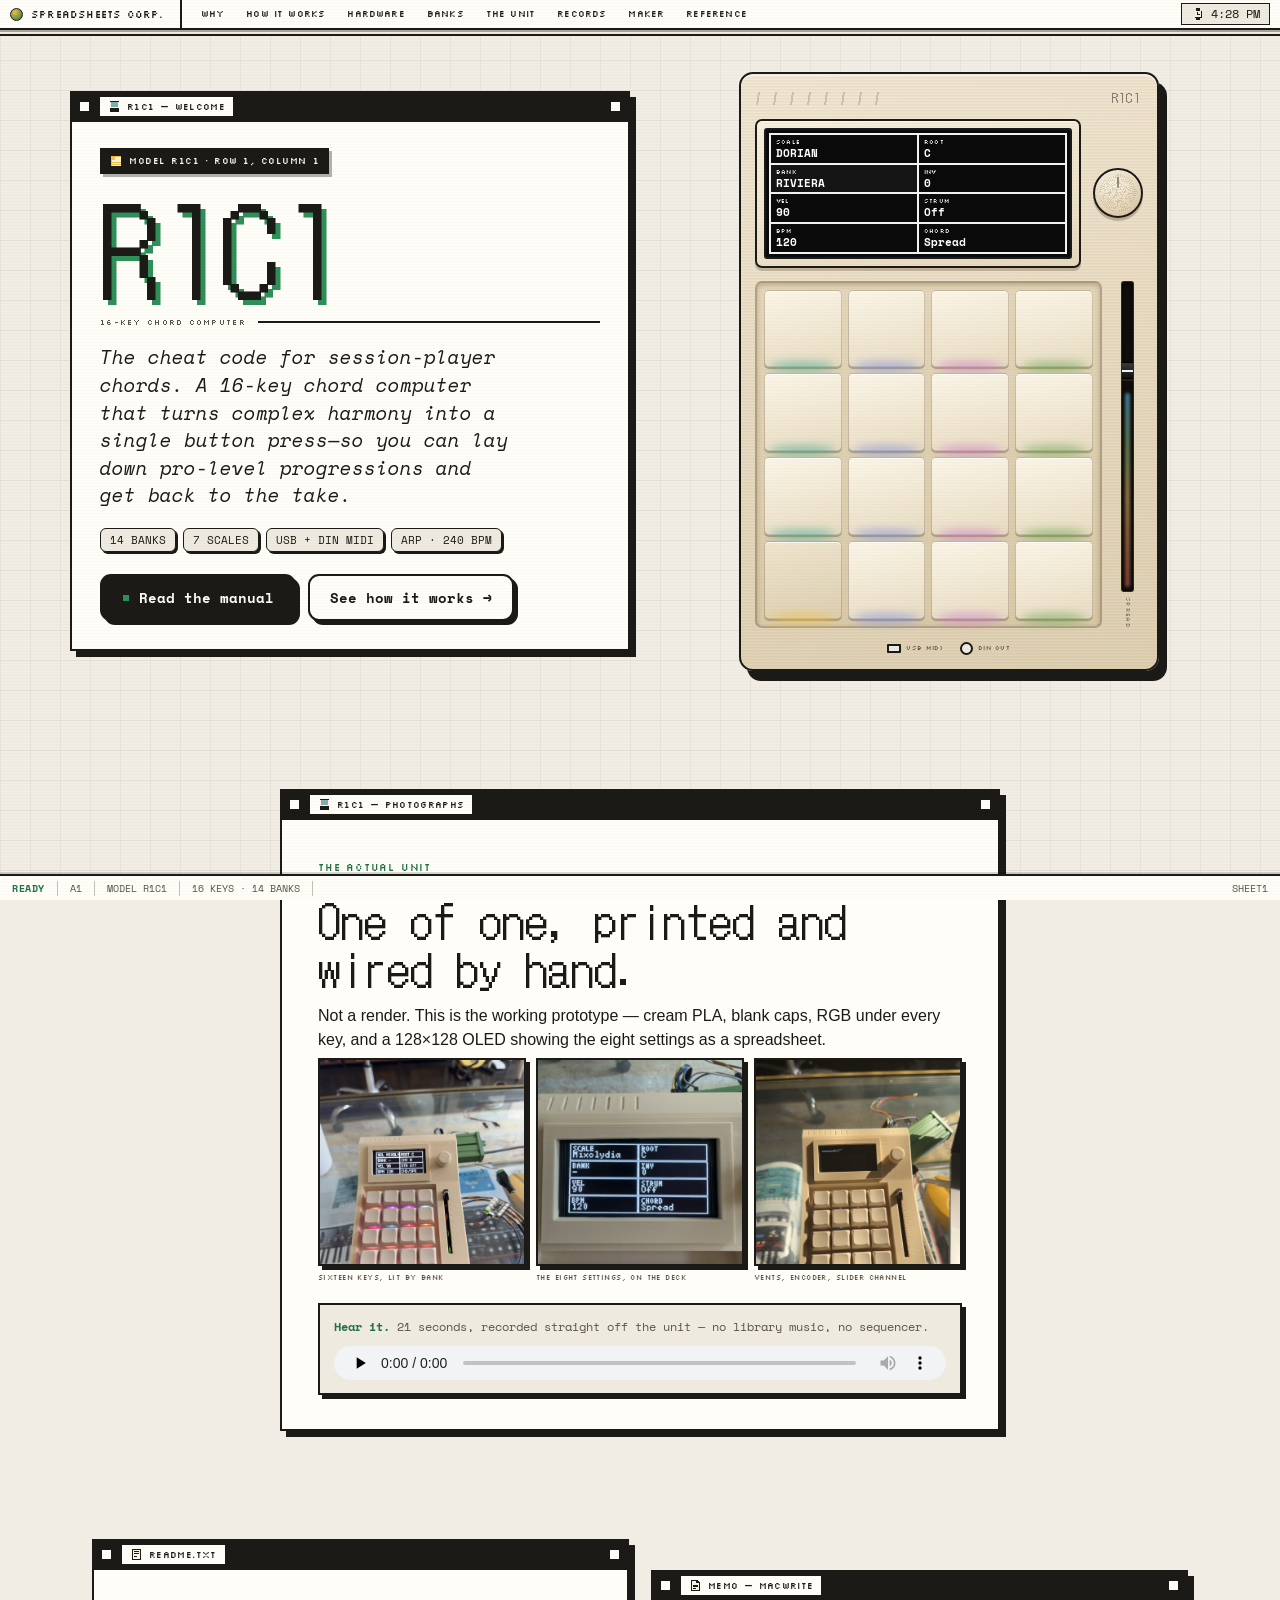
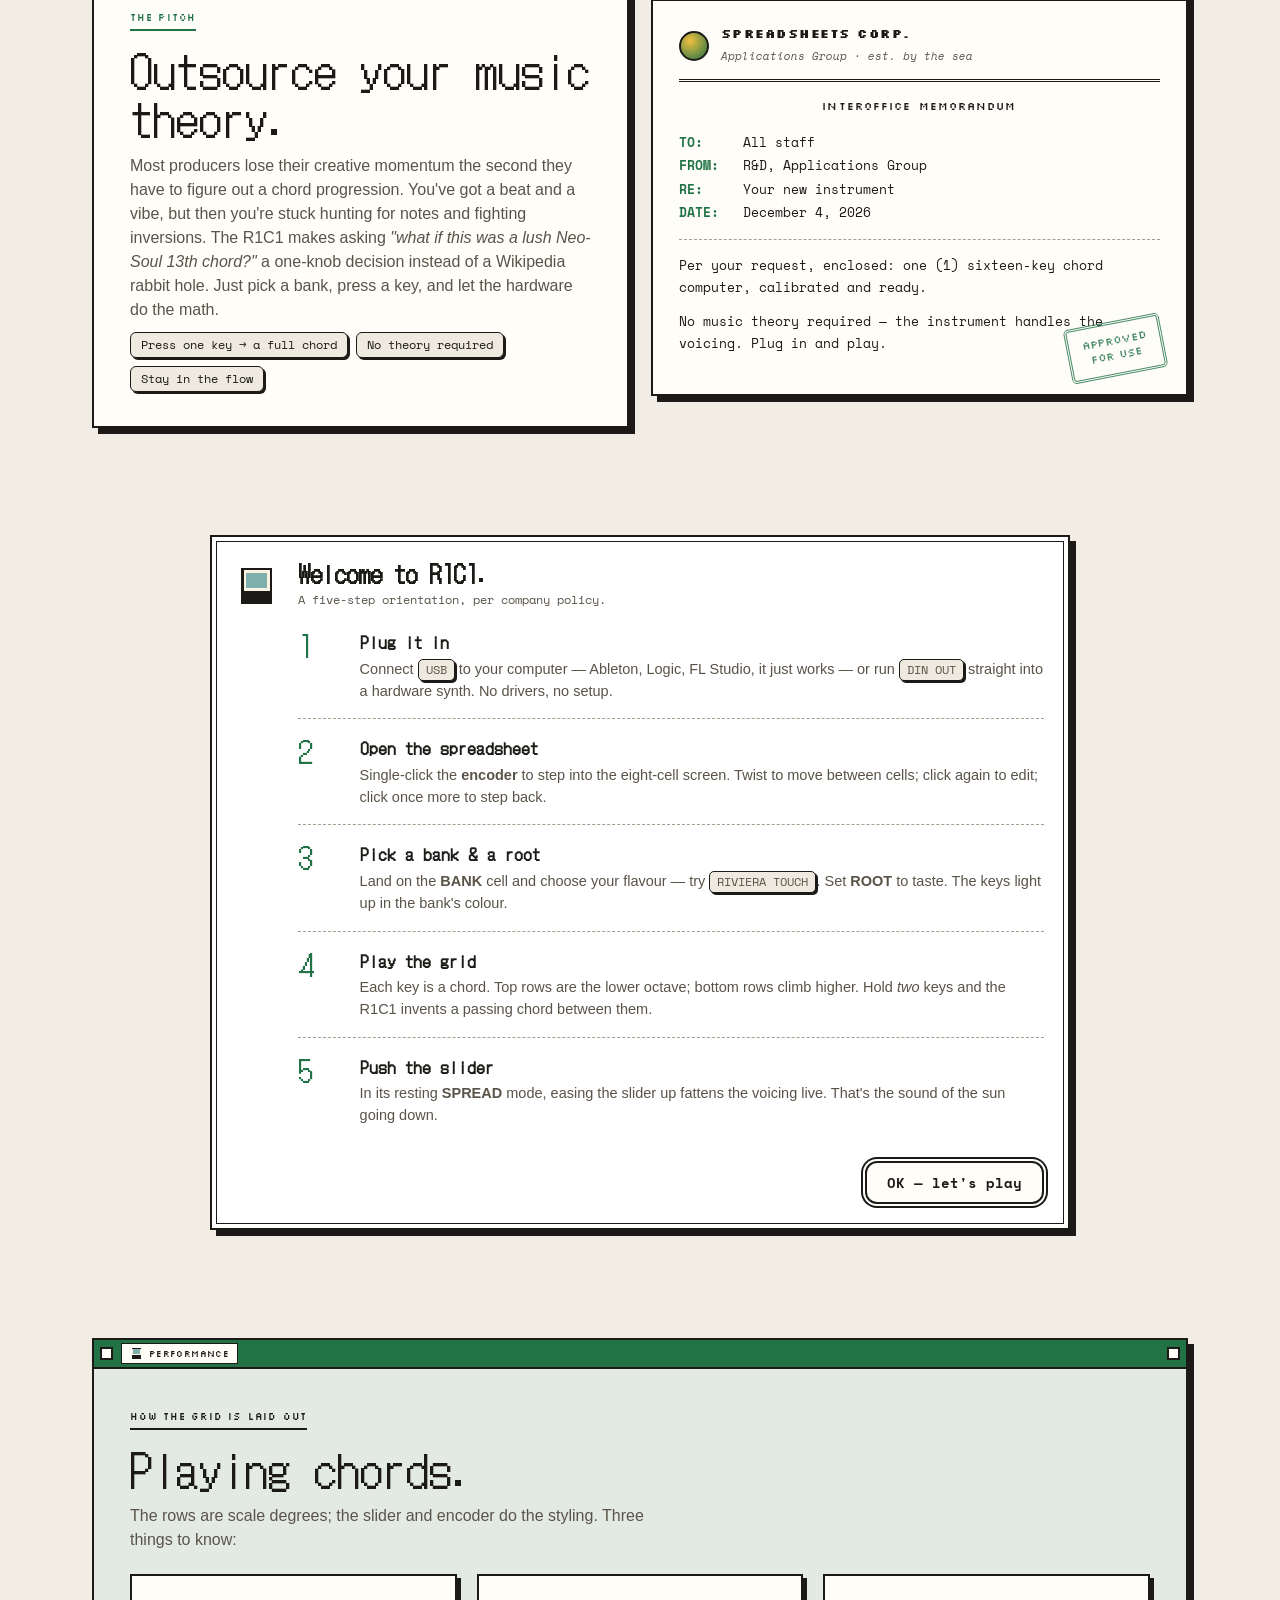
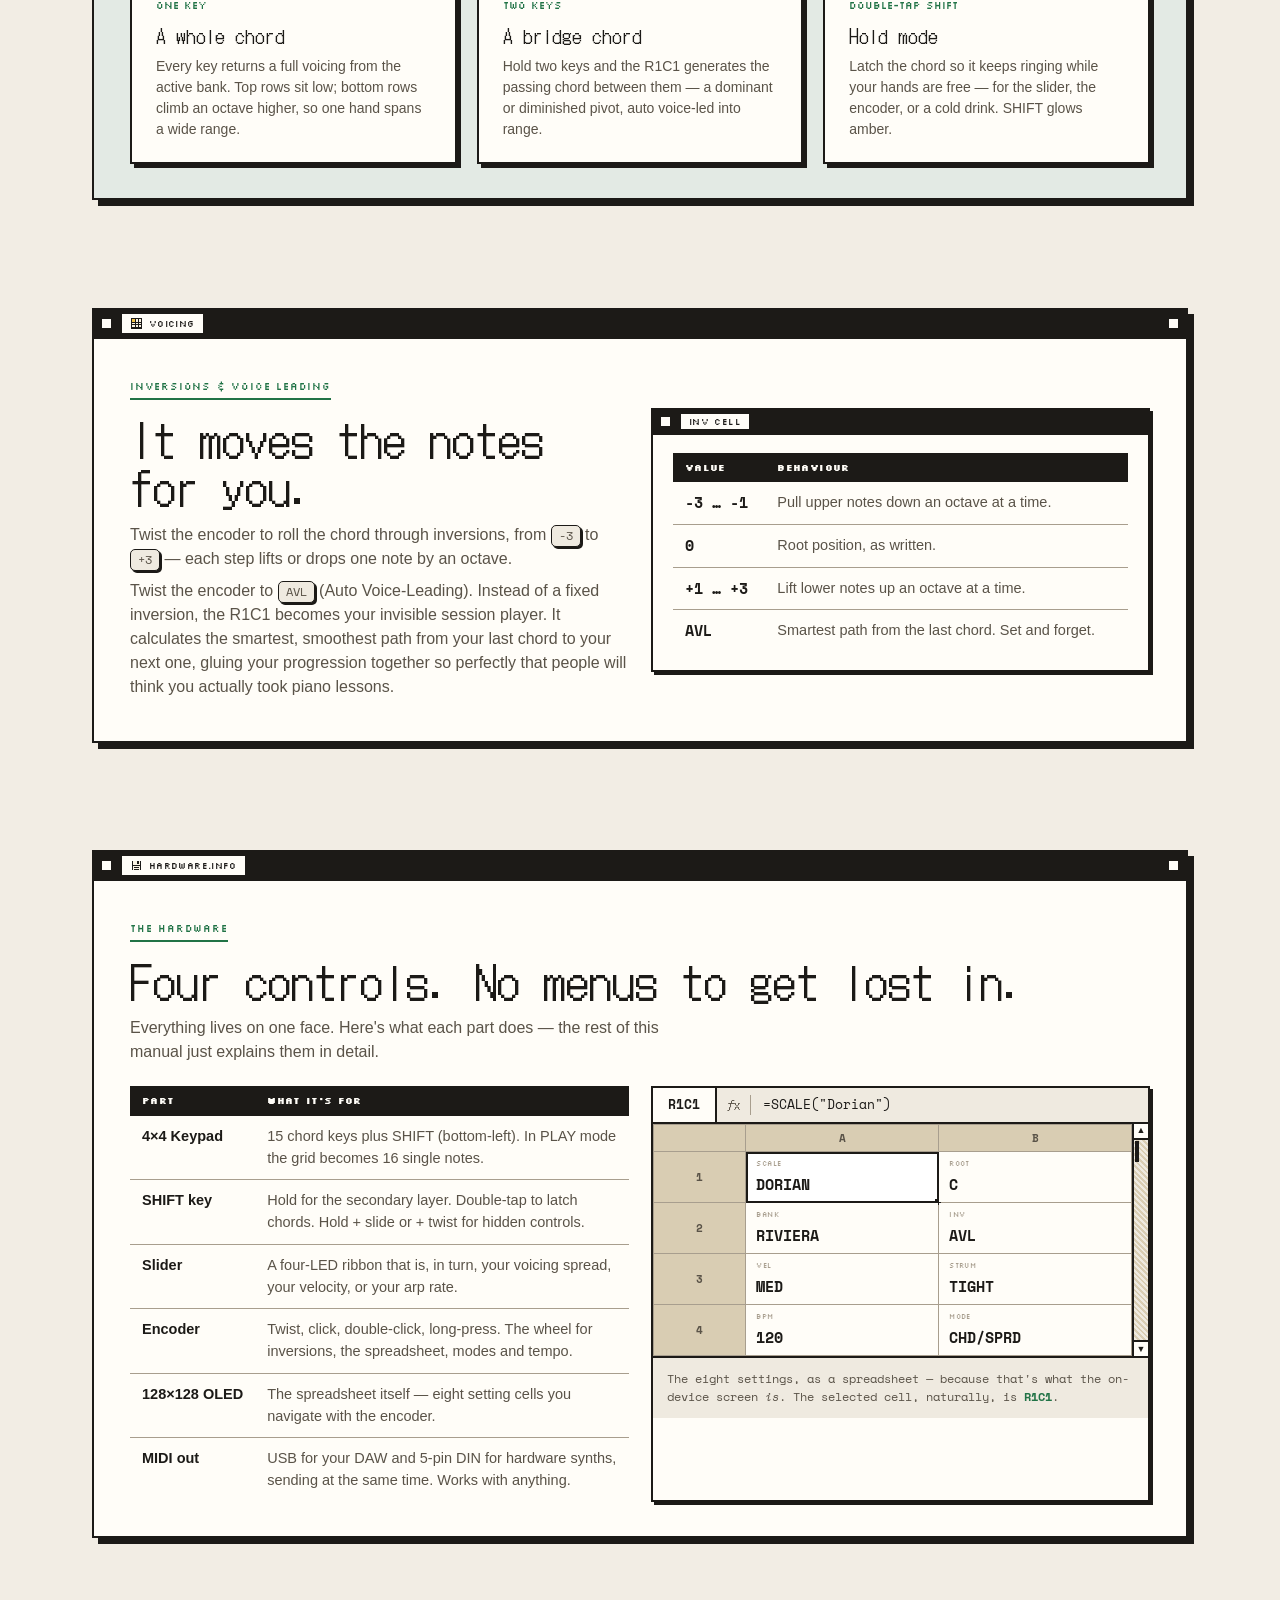
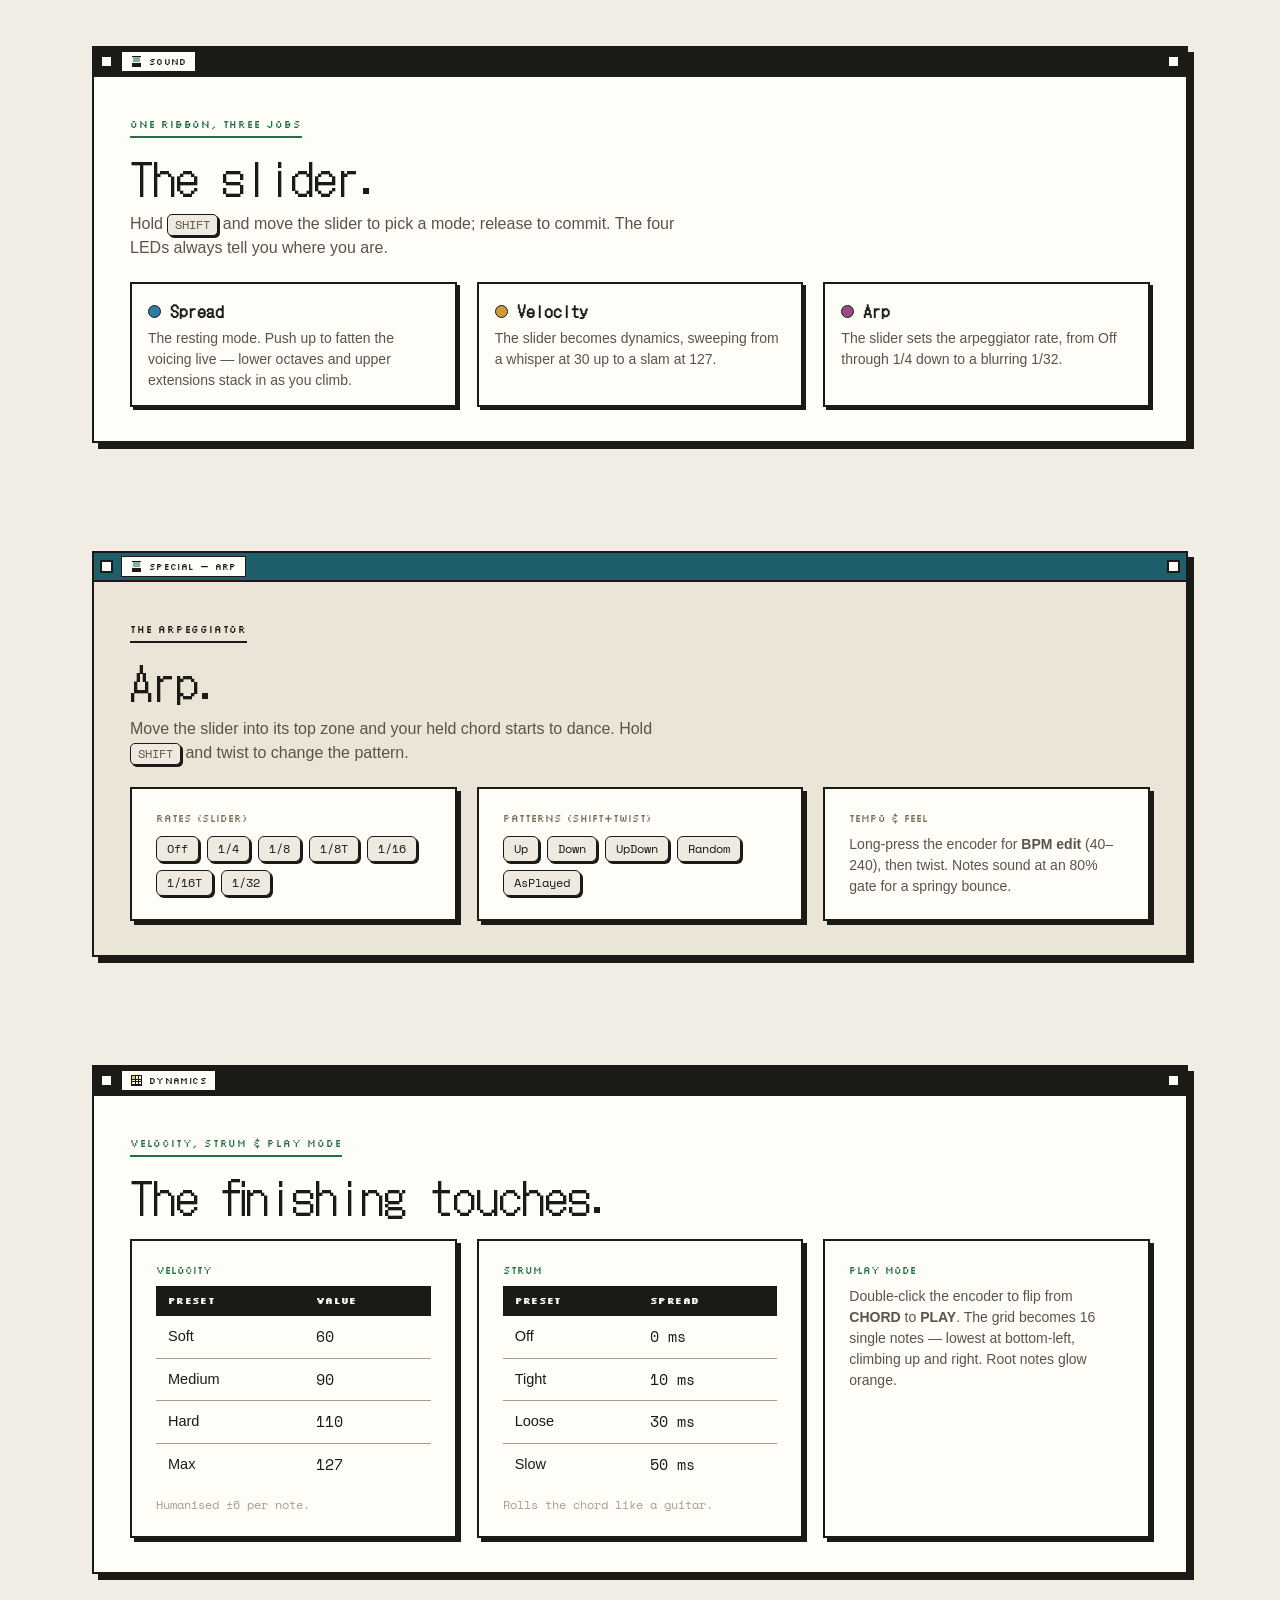
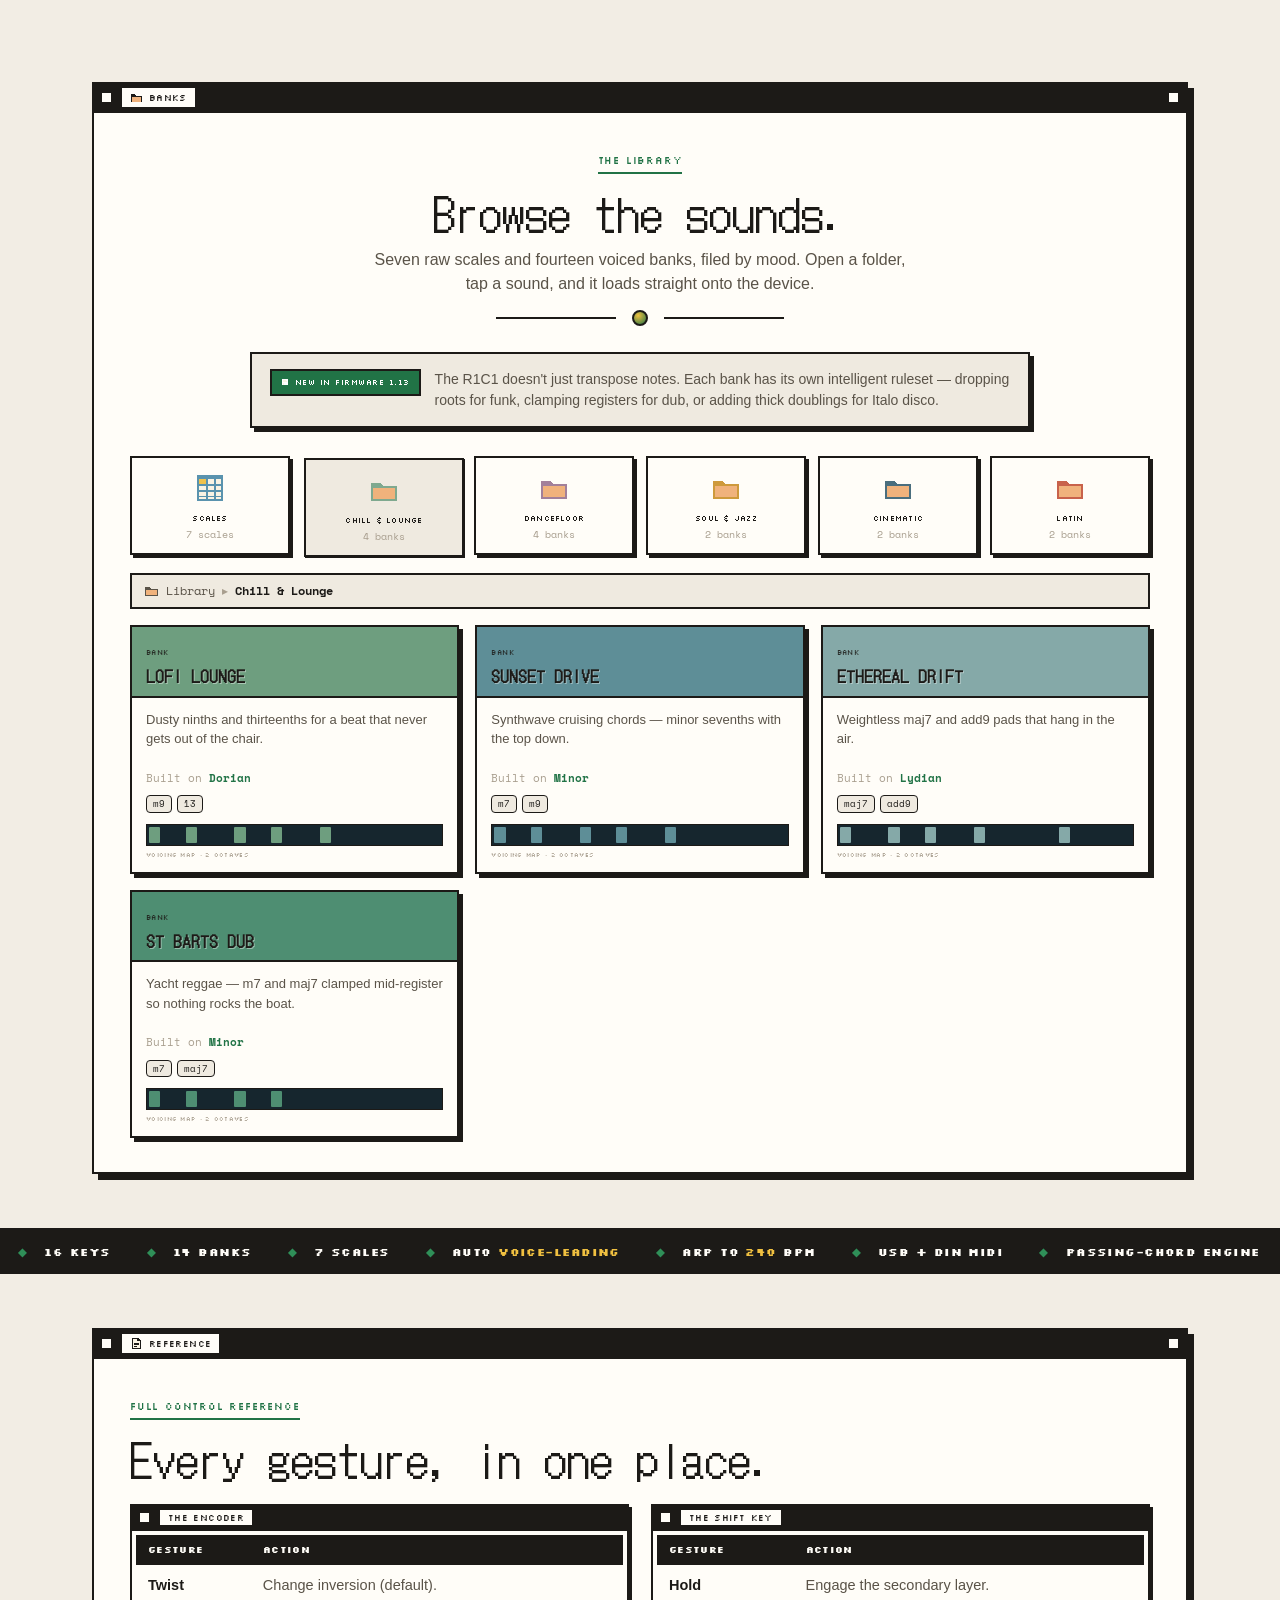
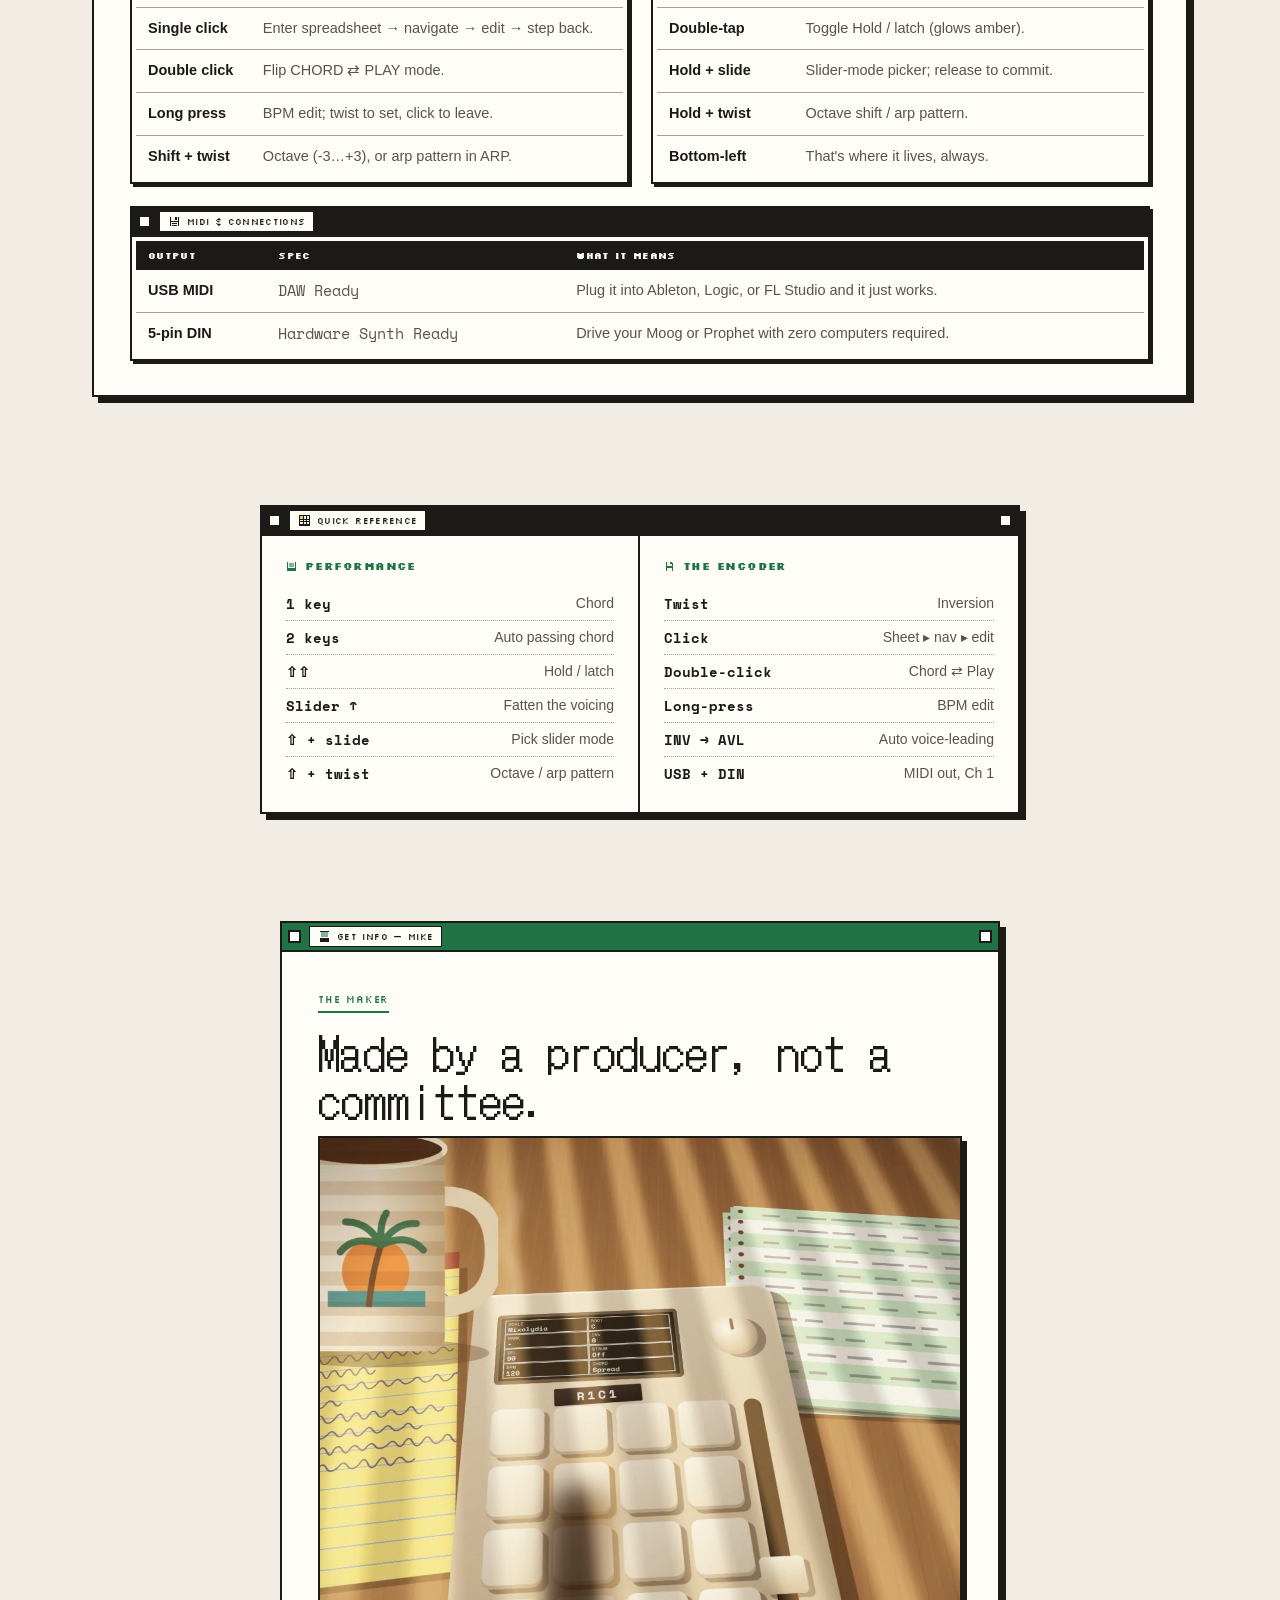
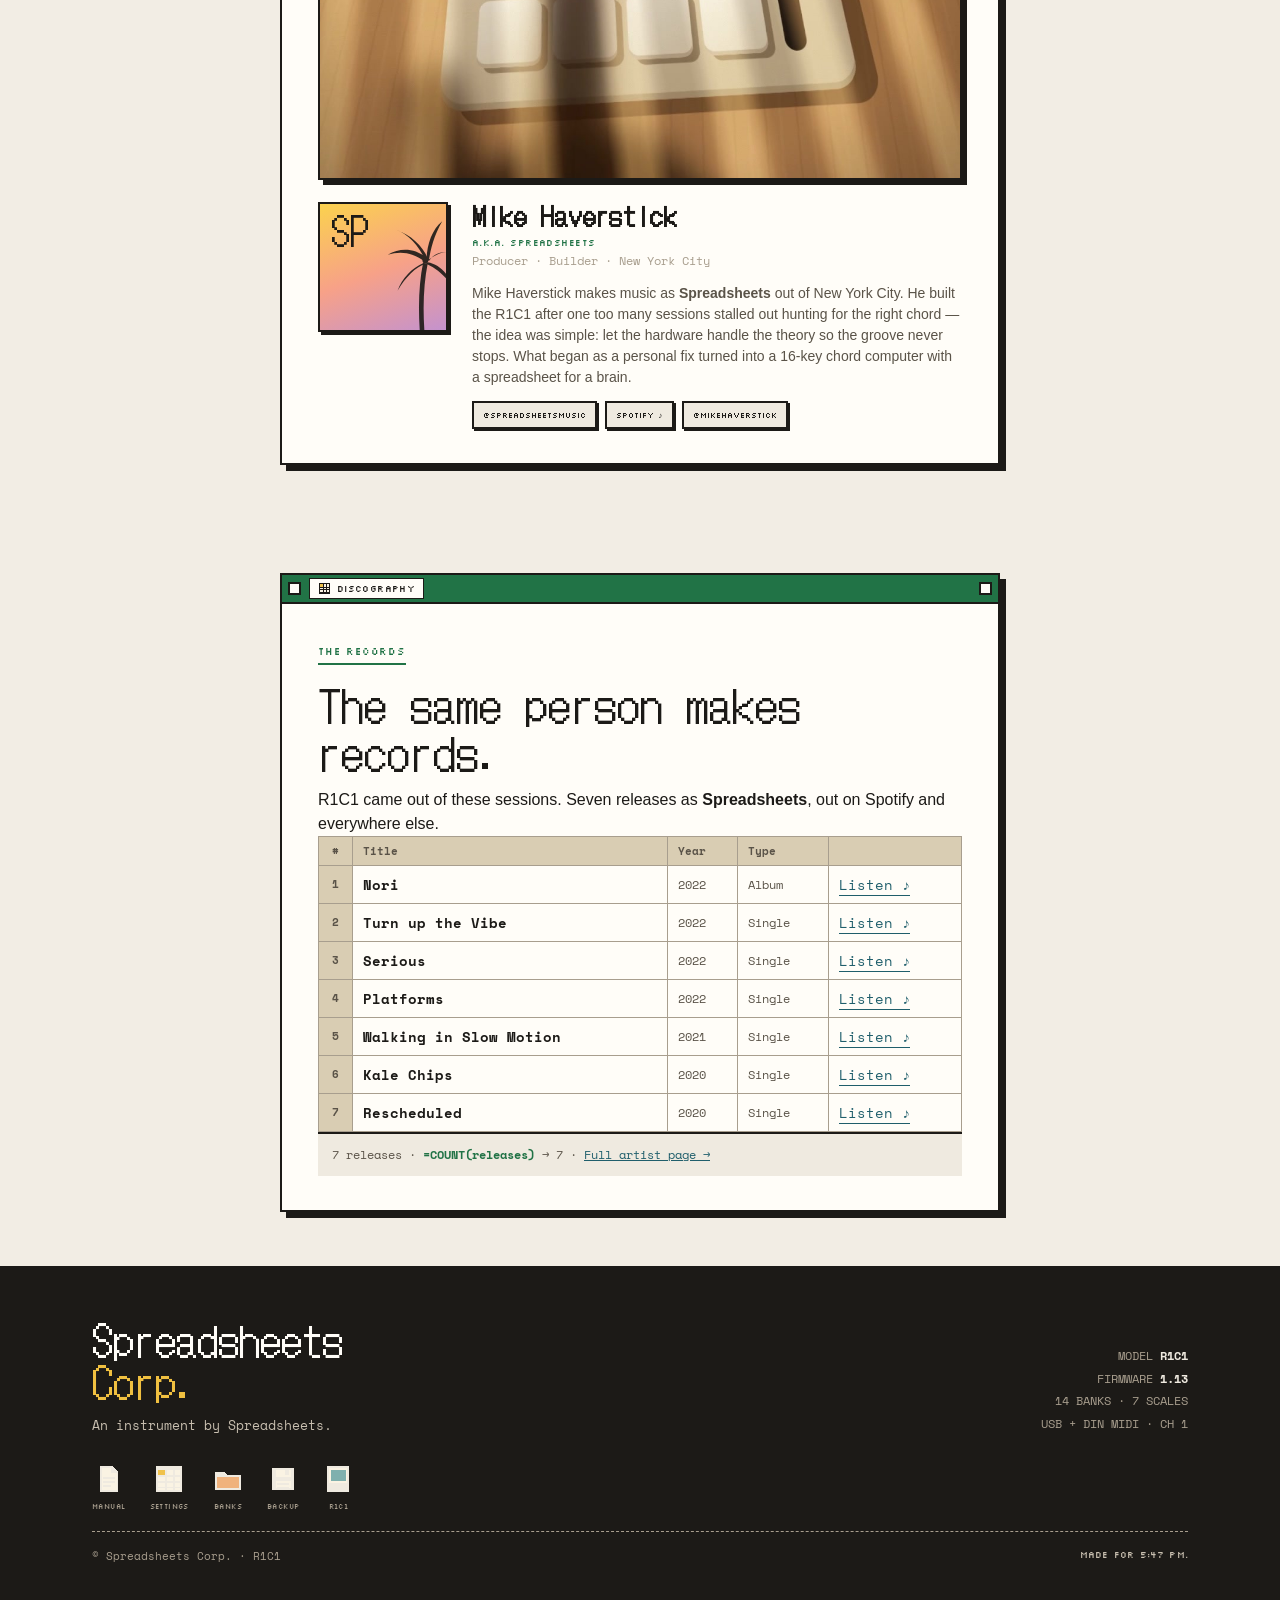
<file: index.html>
<!DOCTYPE html>
<html lang="en">
<head>
<meta charset="UTF-8">
<meta name="viewport" content="width=device-width, initial-scale=1.0">
<title>R1C1 — 16-Key Chord Computer by Spreadsheets Corp.</title>

<!-- SEO -->
<meta name="description" content="R1C1 is a generative MIDI controller by Spreadsheets Corp. Outsource your music theory — algorithmic chords, arps and sequencing in four controls, no menus.">
<meta name="robots" content="index, follow">
<link rel="canonical" href="https://spreadsheetsmusic.com/">

<!-- Open Graph / Social Sharing -->
<meta property="og:type" content="product">
<meta property="og:url" content="https://spreadsheetsmusic.com/">
<meta property="og:title" content="R1C1 — 16-Key Chord Computer by Spreadsheets Corp.">
<meta property="og:description" content="Outsource your music theory. Algorithmic chords, arps and sequencing in four controls, no menus.">
<meta property="og:image" content="https://spreadsheetsmusic.com/assets/unit-grid.jpg">
<meta property="og:site_name" content="spreadsheets">

<!-- Twitter / X Card -->
<meta name="twitter:card" content="summary_large_image">
<meta name="twitter:url" content="https://spreadsheetsmusic.com/">
<meta name="twitter:title" content="R1C1 — 16-Key Chord Computer by Spreadsheets Corp.">
<meta name="twitter:description" content="Outsource your music theory. Algorithmic chords, arps and sequencing in four controls, no menus.">
<meta name="twitter:image" content="https://spreadsheetsmusic.com/assets/unit-grid.jpg">

<!-- Favicon -->
<link rel="icon" type="image/x-icon" href="/favicon.ico">
<link rel="icon" type="image/svg+xml" href="/favicon.svg">
<link rel="icon" type="image/png" sizes="32x32" href="/favicon-32x32.png">
<link rel="icon" type="image/png" sizes="16x16" href="/favicon-16x16.png">
<link rel="apple-touch-icon" sizes="180x180" href="/apple-touch-icon.png">
<link rel="preconnect" href="https://fonts.googleapis.com">
<link rel="preconnect" href="https://fonts.gstatic.com" crossorigin>
<link href="https://fonts.googleapis.com/css2?family=DotGothic16&family=Silkscreen:wght@400;700&family=Space+Mono:ital,wght@0,400;0,700;1,400&display=swap" rel="stylesheet">
<style>
/* =========================================================================
   R1C1 — SPREADSHEETS CORP.  v3
   A vintage OS that boots on the Riviera. Teal desktop, cream software.
   ========================================================================= */
:root{
  --desktop:#F2EDE4; --desktop-2:#E8E2D6;
  --paper:#FAF7F0; --paper-2:#FFFDF8; --paper-3:#EFEAE0;
  --ink:#1C1A17; --ink-2:#5A5348; --ink-3:#A89E8E;
  --terra:#217346; --coral:#2F8F58; --peach:#C8BFB0; --sun:#F0C040; --gold:#D4A62E;
  --azure:#2D7D8C; --azure-deep:#1F5E6B; --sea-foam:#8FB39B; --noir:#185C38; --magenta:#7A7060;
  --shadow:#1C1A17; --device-key:#4E9BC4;
}
*{box-sizing:border-box;margin:0;padding:0;}
html{scroll-behavior:smooth;background:#F2EDE4;}
@media (prefers-reduced-motion:reduce){html{scroll-behavior:auto;}}
body{font-family:Geneva,Tahoma,Verdana,Arial,sans-serif;color:var(--ink);line-height:1.5;-webkit-font-smoothing:antialiased;overflow-x:hidden;position:relative;
  background:#F2EDE4;
  background-size:100% 100%;background-attachment:scroll;}

/* desktop stipple */
body::before{content:"";position:fixed;inset:0;pointer-events:none;z-index:0;
  background-image:linear-gradient(to right,rgba(28,26,23,.5) 0 1px,transparent 1px 100%),linear-gradient(to bottom,rgba(28,26,23,.5) 0 1px,transparent 1px 100%);
  background-size:30px 30px;opacity:.09;}

/* CRT scanlines — static, no flicker */
.crt{position:fixed;inset:0;z-index:998;pointer-events:none;
  background:repeating-linear-gradient(to bottom,rgba(34,66,90,.06) 0 1px,transparent 1px 3px);
  mix-blend-mode:multiply;opacity:.4;}

.display,h2.sec,.wordmark{font-family:'DotGothic16',sans-serif;}
.pixel{font-family:'Silkscreen',monospace;letter-spacing:.02em;text-transform:uppercase;}
.mono{font-family:'Space Mono',monospace;}

/* Susan Kare style icons */
.kare{width:1em;height:1em;display:inline-block;vertical-align:-.16em;shape-rendering:crispEdges;color:inherit;}
.kare.big{width:2.6em;height:2.6em;}

/* ---------- WINDOW CHROME ---------- */
.window{background:var(--paper-2);border:2px solid var(--ink);box-shadow:6px 6px 0 var(--shadow);position:relative;}
.titlebar{border-bottom:2px solid var(--ink);min-height:24px;display:flex;align-items:center;gap:8px;padding:3px 6px;
  background:var(--ink);position:relative;}
.titlebar.active-azure{background:var(--terra);}
.titlebar.active-mag{background:var(--azure-deep);}
.titlebar.active-azure,.titlebar.active-mag{border-bottom-color:var(--ink);}
.titlebar .close,.titlebar .zoom{width:13px;height:13px;background:var(--paper-2);border:2px solid var(--ink);flex:0 0 auto;}
.titlebar .ttl{font-family:'Silkscreen',monospace;font-size:9px;text-transform:uppercase;background:var(--paper-2);padding:3px 8px;color:var(--ink);letter-spacing:.04em;border:1px solid var(--ink);line-height:1;display:inline-flex;align-items:center;gap:6px;}
.titlebar .ttl .kare{font-size:13px;}
.titlebar .grow{flex:1;}

/* ---------- MENU BAR ---------- */
.menubar{position:sticky;top:0;z-index:700;background:var(--paper-2);border-bottom:2px solid var(--ink);display:flex;align-items:center;height:30px;padding:0 10px;box-shadow:0 2px 0 rgba(0,0,0,.3);}
.menubar .brand{display:flex;align-items:center;gap:8px;font-family:'Silkscreen',monospace;font-size:10px;text-transform:uppercase;padding-right:16px;letter-spacing:.02em;border-right:2px solid var(--ink);margin-right:8px;height:100%;}
.menubar .brand .sun{width:13px;height:13px;border-radius:50%;background:radial-gradient(circle at 35% 30%,var(--sun),var(--terra));border:1.5px solid var(--ink);flex:0 0 auto;}
.menubar nav{display:flex;flex:1;height:100%;}
.menubar nav a{font-family:'Silkscreen',monospace;font-size:9px;text-transform:uppercase;color:var(--ink);text-decoration:none;padding:0 11px;display:flex;align-items:center;letter-spacing:.02em;}
.menubar nav a:hover{background:var(--ink);color:var(--paper-2);}
.menubar .clock{font-family:'Space Mono',monospace;font-size:12px;border:1.5px solid var(--ink);padding:1px 9px;background:var(--paper-3);display:inline-flex;align-items:center;gap:6px;}
.menubar .clock .kare{font-size:14px;}
@media (max-width:820px){.menubar nav{display:none;}.menubar .brand{font-size:9px;border-right:none;}}

/* ---------- LAYOUT ---------- */
.wrap{max-width:1140px;margin:0 auto;padding:0 22px;position:relative;z-index:1;}
section{position:relative;z-index:1;}
.band{padding:54px 0;}
.section-win{position:relative;}
.winbody{padding:34px 36px;}
.winbody.tint-azure{background:#E3EAE4;color:var(--ink);}
.winbody.tint-mag{background:#EBE5D7;color:var(--ink);}
.eyebrow{font-family:'Silkscreen',monospace;font-size:10px;text-transform:uppercase;color:var(--terra);letter-spacing:.08em;margin-bottom:14px;display:inline-block;border-bottom:2px solid var(--terra);padding-bottom:4px;}
.tint-azure .eyebrow,.tint-mag .eyebrow{color:var(--ink);border-color:var(--ink);}
h2.sec{font-weight:400;font-size:clamp(26px,4.6vw,46px);line-height:1.05;letter-spacing:0;margin-bottom:12px;}
.sec-sub{font-size:16px;max-width:62ch;color:var(--ink-2);margin-bottom:8px;}
.tint-azure .sec-sub,.tint-mag .sec-sub{color:var(--ink-2);}
/* windows zoom-and-slide open like files landing on the desktop */
body.js .reveal{opacity:0;transform:translate(var(--rx,0),30px) scale(.94);transform-origin:top center;transition:opacity .5s ease,transform .62s cubic-bezier(.2,.85,.25,1.07);will-change:transform,opacity;}
.reveal.in{opacity:1!important;transform:none!important;}
.reveal.from-left{--rx:-48px;} .reveal.from-right{--rx:48px;}
/* pixel headlines wipe in like they're being drawn */
body.js .reveal h2.sec{clip-path:inset(0 103% 0 0);transition:clip-path .72s cubic-bezier(.32,.72,.18,1) .16s;}
body.js .reveal.in h2.sec{clip-path:inset(0 0 0 0)!important;}
/* staggered children */
body.js .stagger>*{opacity:0;transform:translateY(20px);transition:opacity .45s ease,transform .52s cubic-bezier(.2,.8,.2,1);}
body.js .stagger.in>*{opacity:1!important;transform:none!important;}
.stagger.in>*:nth-child(1){transition-delay:.04s}.stagger.in>*:nth-child(2){transition-delay:.10s}.stagger.in>*:nth-child(3){transition-delay:.16s}.stagger.in>*:nth-child(4){transition-delay:.22s}.stagger.in>*:nth-child(5){transition-delay:.28s}.stagger.in>*:nth-child(6){transition-delay:.34s}.stagger.in>*:nth-child(7){transition-delay:.40s}.stagger.in>*:nth-child(8){transition-delay:.46s}
@media (prefers-reduced-motion:reduce){body.js .reveal,body.js .stagger>*{opacity:1;transform:none;transition:none;}body.js .reveal h2.sec{clip-path:none;}}
/* scroll progress as a Mac barber-pole bar */
.scrollprog{position:fixed;top:30px;left:0;right:0;height:6px;z-index:690;background:var(--paper-3);border-bottom:2px solid var(--ink);}
.scrollprog .fill{height:100%;width:0%;background:repeating-linear-gradient(135deg,var(--azure) 0 7px,var(--sun) 7px 14px);}
@media (prefers-reduced-motion:no-preference){.scrollprog .fill{animation:barber 1.1s linear infinite;}}
@keyframes barber{from{background-position:0 0;}to{background-position:-19.8px 0;}}

/* desktop clutter icons */
.dt-icon{position:absolute;z-index:0;text-align:center;color:var(--paper-2);width:64px;}
.dt-icon .kare{font-size:34px;filter:drop-shadow(2px 2px 0 rgba(0,0,0,.4));}
.dt-icon span{display:block;font-family:'Silkscreen',monospace;font-size:7px;margin-top:5px;letter-spacing:.04em;background:rgba(27,43,44,.5);padding:2px 3px;border-radius:2px;}
@media (max-width:1300px){.dt-icon{display:none;}}

/* ---------- BOOT ---------- */
#boot{position:fixed;inset:0;z-index:2000;background:var(--desktop);display:flex;align-items:center;justify-content:center;transition:opacity .55s ease;
  background-image:linear-gradient(45deg,rgba(0,0,0,.13) 25%,transparent 25%,transparent 75%,rgba(0,0,0,.13) 75%),linear-gradient(45deg,rgba(0,0,0,.13) 25%,transparent 25%,transparent 75%,rgba(0,0,0,.13) 75%);
  background-size:6px 6px;background-position:0 0,3px 3px;}
#boot.gone{opacity:0;pointer-events:none;}
#boot .dlg{background:var(--paper-2);border:2px solid var(--ink);box-shadow:7px 7px 0 rgba(0,0,0,.5);width:300px;max-width:86vw;}
#boot .dlg .tb{height:18px;border-bottom:2px solid var(--ink);background:repeating-linear-gradient(to bottom,var(--ink) 0 1px,transparent 1px 3px);}
#boot .dlg .in{padding:26px 22px;text-align:center;}
#boot .dlg .mac{color:var(--ink);font-size:46px;margin-bottom:14px;}
#boot .dlg b{font-family:'Silkscreen',monospace;font-size:15px;display:block;letter-spacing:.04em;}
#boot .dlg span{font-family:'Silkscreen',monospace;font-size:8px;color:var(--ink-2);display:block;letter-spacing:.16em;margin-top:6px;}
#boot .bgrid{display:grid;grid-template-columns:repeat(8,1fr);gap:3px;margin:18px auto 8px;width:150px;}
#boot .bgrid i{aspect-ratio:1;border:1px solid var(--ink-3);background:var(--paper-3);opacity:.25;animation:bootcell .05s linear forwards;}
@keyframes bootcell{to{opacity:1;background:var(--coral);border-color:var(--terra);}}
#boot .fw{font-family:'Space Mono',monospace;font-size:10px;color:var(--ink-3);margin-top:6px;}

/* ---------- HERO ---------- */
#top{position:relative;overflow:hidden;}









@media(max-width:760px){}
.sea{position:absolute;left:0;right:0;bottom:0;height:30%;z-index:0;background:repeating-linear-gradient(to bottom,rgba(34,66,90,0) 0 2px,rgba(34,66,90,.10) 2px 3px),linear-gradient(180deg,rgba(245,143,160,.28),rgba(63,169,212,.6));}
.hero-inner{position:relative;z-index:2;padding:42px 0 64px;}
.hero-grid{display:grid;grid-template-columns:1.05fr .95fr;gap:40px;align-items:center;}
@media (max-width:900px){.hero-grid{grid-template-columns:1fr;gap:28px;}}
.hero-win{align-self:center;max-width:560px;}
.hero-win-body{padding:26px 28px 28px;}
.tagchip{display:inline-flex;align-items:center;gap:7px;font-family:'Silkscreen',monospace;font-size:9px;text-transform:uppercase;background:var(--ink);color:var(--paper-2);padding:6px 10px;letter-spacing:.06em;margin-bottom:18px;box-shadow:3px 3px 0 rgba(0,0,0,.3);}
.tagchip .kare{font-size:12px;color:var(--sun);}
.wordmark{font-weight:400;font-size:clamp(60px,12vw,118px);line-height:.92;letter-spacing:.01em;color:var(--ink);text-shadow:5px 5px 0 var(--coral);margin:0;}
.hero-namespec{display:flex;align-items:center;gap:12px;margin:16px 0 16px;}
.hero-namespec .ln{height:2px;background:var(--ink);flex:1;}
.hero-namespec span{font-family:'Silkscreen',monospace;font-size:8px;letter-spacing:.16em;color:var(--ink-2);text-transform:uppercase;white-space:nowrap;}
.hero-lede{font-family:'Space Mono',monospace;font-style:italic;font-size:clamp(15px,1.9vw,19px);color:var(--ink);max-width:34ch;margin:0 0 18px;line-height:1.45;}
.hero-chips{display:flex;flex-wrap:wrap;gap:7px;margin-bottom:22px;}
.hero-chips span{font-family:'Space Mono',monospace;font-size:11px;border:1.5px solid var(--ink);background:var(--paper-3);padding:3px 9px;border-radius:6px;box-shadow:2px 2px 0 var(--ink);}
.hero-buttons{display:flex;gap:12px;flex-wrap:wrap;}
.btn{display:inline-flex;align-items:center;gap:9px;font-family:'Space Mono',monospace;font-weight:700;font-size:14px;background:var(--paper-2);color:var(--ink);text-decoration:none;padding:11px 20px;border:2px solid var(--ink);box-shadow:4px 4px 0 var(--ink);border-radius:11px;transition:transform .08s,box-shadow .08s;cursor:pointer;}
.btn:hover{transform:translate(2px,2px);box-shadow:2px 2px 0 var(--ink);}
.btn.solid{background:var(--ink);color:var(--paper-2);}
.btn .blip{width:8px;height:8px;background:var(--coral);border:1.5px solid var(--ink);}
@keyframes heroRise{from{opacity:0;transform:translateY(22px);}to{opacity:1;transform:none;}}
@media (prefers-reduced-motion:no-preference){
  .hero-win{animation:heroRise .65s cubic-bezier(.2,.7,.2,1) both;animation-delay:1.9s;}
  #device{animation:heroRise .65s cubic-bezier(.2,.7,.2,1) both;animation-delay:2.05s;}
}

/* ---------- DEVICE ---------- */
.device-shell{background:linear-gradient(168deg,#F2E7D2,#DFD0B2);border:2px solid var(--ink);border-radius:14px;box-shadow:8px 10px 0 var(--shadow),inset 0 2px 0 rgba(255,255,255,.55);padding:14px;max-width:420px;margin:0 auto;position:relative;overflow:hidden;}
/* 3D-print layer lines */
.device-shell::before{content:"";position:absolute;inset:0;pointer-events:none;border-radius:12px;
  background:repeating-linear-gradient(to bottom,rgba(90,66,40,.055) 0 1px,transparent 1px 3px);}
.device-shell>*{position:relative;z-index:1;}
/* top strip: vents left, badge right */
.dev-top{display:flex;align-items:center;justify-content:space-between;height:20px;margin:0 2px 11px;}
.dev-vents{width:132px;height:13px;background:repeating-linear-gradient(to right,var(--ink-3) 0 2px,transparent 2px 17px);opacity:.5;border-radius:1px;transform:skewX(-8deg);}
.dev-badge{font-family:'DotGothic16',sans-serif;font-size:13px;color:var(--ink-2);letter-spacing:.06em;opacity:.75;}
/* screen housing sits proud of the body */
.dev-head{display:flex;align-items:center;gap:12px;margin-bottom:13px;}
.screen-housing{flex:1;background:linear-gradient(170deg,#F7EFDC,#E6D8BC);border:2px solid var(--ink);border-radius:7px;padding:7px;box-shadow:0 3px 0 rgba(90,66,40,.28),inset 0 1px 0 rgba(255,255,255,.6);}
.oled{background:#0A0A0A;border:2px solid #1b1b1b;border-radius:3px;padding:3px;}
.oled-grid{display:grid;grid-template-columns:1fr 1fr;gap:2px;background:#f2f2f2;border:2px solid #f2f2f2;}
.ocell{background:#0A0A0A;padding:3px 5px;min-height:26px;}
.ocell .ok{font-family:'Silkscreen',monospace;font-size:6px;color:#fff;letter-spacing:.06em;line-height:1.5;}
.ocell .ov{font-family:'Space Mono',monospace;font-size:11px;font-weight:700;color:#fff;line-height:1.15;white-space:nowrap;overflow:hidden;text-overflow:ellipsis;}
.ocell.hot{background:#141414;}
.ocell.hot .ov{color:#fff;}
/* knurled encoder, right of the screen */
.encoder{width:50px;height:50px;border-radius:50%;flex:0 0 auto;position:relative;
  background:radial-gradient(circle at 40% 30%,#FBF3E1,#E3D4B6 62%,#C6B28C);
  border:2px solid var(--ink);box-shadow:0 3px 0 rgba(90,66,40,.3),inset 0 1px 0 rgba(255,255,255,.7);}
.encoder::before{content:"";position:absolute;inset:4px;border-radius:50%;
  background:repeating-conic-gradient(rgba(120,95,60,.22) 0 2deg,transparent 2deg 7deg);}
.encoder::after{content:"";position:absolute;left:50%;top:7px;width:2px;height:11px;background:var(--ink-2);transform:translateX(-50%);border-radius:1px;opacity:.6;}
/* key field + vertical fader */
.dev-field{display:flex;gap:11px;align-items:stretch;}
.keywell{flex:1;background:linear-gradient(170deg,#E4D6B9,#D8C8A6);border:2px solid rgba(90,66,40,.35);border-radius:7px;padding:7px;
  box-shadow:inset 0 2px 5px rgba(90,66,40,.3);}
.keypad{display:grid;grid-template-columns:repeat(4,1fr);gap:6px;}
.key{aspect-ratio:1;border-radius:5px;position:relative;cursor:pointer;
  background:linear-gradient(168deg,#FBF5E7,#E9DCC2);
  border:1px solid rgba(90,66,40,.28);
  box-shadow:0 2px 0 rgba(90,66,40,.35),inset 0 1px 0 rgba(255,255,255,.85);
  transition:transform .09s,box-shadow .09s;}
/* RGB light leaking out from under the keycap */
.key::after{content:"";position:absolute;left:6%;right:6%;bottom:-5px;height:9px;border-radius:50%;
  background:var(--device-key);filter:blur(5px);opacity:.6;}
.key.shift::after{background:var(--sun);}
.key.shift{background:linear-gradient(168deg,#EFE5CE,#DDCFB0);}
.key.shift.holdon::after{opacity:.95;height:12px;}
.key .cap{display:none;}
.key.press,.key:active{transform:translateY(2px);box-shadow:0 0 0 rgba(90,66,40,.35),inset 0 1px 0 rgba(255,255,255,.85);}
.key.press::after,.key:active::after{opacity:.95;height:12px;}
.fader{flex:0 0 30px;display:flex;flex-direction:column;align-items:center;justify-content:center;gap:5px;}
.fader-track{position:relative;width:13px;flex:1;min-height:150px;background:#100E0C;border:1px solid rgba(90,66,40,.5);border-radius:3px;overflow:hidden;
  box-shadow:inset 0 1px 4px rgba(0,0,0,.7);}
.fader-glow{position:absolute;left:3px;right:3px;bottom:4px;top:36%;border-radius:2px;
  background:linear-gradient(to top,#A8503F,#B79452 55%,var(--device-key));filter:blur(1.5px);opacity:.75;}
.fader-cap{position:absolute;left:-6px;right:-6px;top:26%;height:17px;border-radius:2px;
  background:linear-gradient(180deg,#3a3a3a,#111);border:1px solid #000;box-shadow:0 2px 0 rgba(90,66,40,.35);}
.fader-cap::after{content:"";position:absolute;left:2px;right:2px;top:7px;height:2px;background:#f0f0f0;border-radius:1px;}

/* per-key LED hues — the real unit lights each pad differently */
.key:nth-child(4n+1)::after{filter:blur(5px) hue-rotate(-38deg);}
.key:nth-child(4n+2)::after{filter:blur(5px) hue-rotate(34deg);}
.key:nth-child(4n+3)::after{filter:blur(5px) hue-rotate(96deg);}
.key:nth-child(4n+4)::after{filter:blur(5px) hue-rotate(-96deg);}
.key:nth-child(n+9):nth-child(-n+12)::after{opacity:.6;}
.key.shift::after{filter:blur(5px);}
.fader-glow{background:linear-gradient(to top,#A8503F,#B79452 48%,#6E9A6B 76%,var(--device-key));}

/* ---------- EXCEL STATUS BAR ---------- */
.statusbar{position:fixed;left:0;right:0;bottom:0;z-index:900;height:26px;display:flex;align-items:center;gap:0;
  background:var(--paper-2);border-top:2px solid var(--ink);font-family:'Space Mono',monospace;font-size:10px;color:var(--ink-2);
  padding:0 12px;box-shadow:0 -2px 0 rgba(0,0,0,.15);}
.statusbar .sb{padding:0 12px;border-right:1px solid var(--peach);white-space:nowrap;}
.statusbar .sb:first-child{padding-left:0;color:var(--terra);font-weight:700;letter-spacing:.06em;}
.statusbar .sb.last{margin-left:auto;border-right:0;padding-right:0;}
@media (max-width:700px){.statusbar .sb.hide-sm{display:none;}}
body{padding-bottom:26px;}
.scrollprog{bottom:26px;}
.fader-cap-lab{font-family:'Silkscreen',monospace;font-size:5.5px;color:var(--ink-2);letter-spacing:.06em;writing-mode:vertical-rl;opacity:.7;}
.ports{display:flex;justify-content:center;gap:18px;margin-top:14px;}
.port{display:flex;align-items:center;gap:5px;font-family:'Silkscreen',monospace;font-size:6px;color:var(--ink-2);letter-spacing:.08em;}
.port .din{width:13px;height:13px;border-radius:50%;border:2px solid var(--ink);background:var(--paper-3);}
.port .usb{width:14px;height:9px;border:2px solid var(--ink);background:var(--paper-3);border-radius:1px;}

/* ---------- SPEC TICKER ---------- */
.specbar{background:var(--ink);color:var(--paper-2);border-top:2px solid var(--ink);border-bottom:2px solid var(--ink);overflow:hidden;white-space:nowrap;}
.specbar .run{display:inline-block;padding:9px 0;animation:marquee 26s linear infinite;}
.specbar:hover .run{animation-play-state:paused;}
@keyframes marquee{from{transform:translateX(0);}to{transform:translateX(-50%);}}
.specbar .run b{font-family:'Silkscreen',monospace;font-size:11px;letter-spacing:.04em;margin:0 18px;}
.specbar .run b i{color:var(--sun);font-style:normal;}
.specbar .run b::before{content:"\25C6";color:var(--coral);margin-right:18px;}

/* ---------- CARDS / GRIDS ---------- */
.panel{background:var(--paper-2);border:2px solid var(--ink);box-shadow:4px 4px 0 var(--shadow);padding:22px 24px;}
.tint-azure .panel,.tint-mag .panel{background:var(--paper-2);color:var(--ink);}
.grid-2{display:grid;grid-template-columns:1fr 1fr;gap:22px;}
.grid-3{display:grid;grid-template-columns:repeat(3,1fr);gap:20px;}
@media (max-width:860px){.grid-2,.grid-3{grid-template-columns:1fr;}}
.cardh{font-family:'DotGothic16',sans-serif;font-size:19px;margin-bottom:6px;}
.pixsm{font-family:'Silkscreen',monospace;font-size:10px;margin-bottom:8px;}

/* ---------- MEMO ---------- */
.memo .winbody{padding:24px 26px 28px;position:relative;}
.letterhead{display:flex;align-items:center;gap:12px;border-bottom:3px double var(--ink);padding-bottom:12px;margin-bottom:16px;}
.letterhead .lh-sun{width:30px;height:30px;border-radius:50%;background:radial-gradient(circle at 35% 30%,var(--sun),var(--terra));border:2px solid var(--ink);flex:0 0 auto;}
.letterhead b{font-family:'Silkscreen',monospace;font-size:12px;letter-spacing:.04em;display:block;}
.letterhead i{font-family:'Space Mono',monospace;font-style:italic;font-size:11px;color:var(--ink-2);}
.memo-title{font-family:'Silkscreen',monospace;font-size:11px;letter-spacing:.1em;text-align:center;margin-bottom:16px;text-transform:uppercase;}
.memo-fields{font-family:'Space Mono',monospace;font-size:13px;border-collapse:collapse;margin-bottom:14px;}
.memo-fields td{padding:2px 0;vertical-align:top;}
.memo-fields td:first-child{color:var(--terra);font-weight:700;width:64px;}
.memo .winbody hr{border:none;border-top:1.5px dashed var(--ink-3);margin:12px 0 14px;}
.memo .winbody p{font-family:'Space Mono',monospace;font-size:13px;line-height:1.7;margin-bottom:12px;color:var(--ink);}
.stamp{position:absolute;right:22px;bottom:18px;transform:rotate(-11deg);border:3px double var(--terra);color:var(--terra);font-family:'Silkscreen',monospace;font-size:11px;padding:9px 13px;text-align:center;line-height:1.4;opacity:.82;text-transform:uppercase;border-radius:5px;}
@media (max-width:560px){.stamp{position:static;display:inline-block;margin-top:8px;transform:rotate(-4deg);}}

/* ---------- SPREADSHEET APP ---------- */
.formula-bar{display:flex;align-items:center;border-bottom:2px solid var(--ink);background:var(--paper-3);}
.formula-bar .cellref{font-family:'Space Mono',monospace;font-weight:700;font-size:13px;padding:7px 12px;border-right:2px solid var(--ink);background:var(--paper-2);min-width:64px;text-align:center;}
.formula-bar .fx{font-family:'DotGothic16',sans-serif;font-size:13px;padding:0 10px;border-right:1.5px solid var(--ink-3);color:var(--ink-2);}
.formula-bar .formula{font-family:'Space Mono',monospace;font-size:13px;padding:7px 12px;color:var(--ink);}
.sheet-scroll{display:flex;overflow-x:auto;}
.sheet{border-collapse:collapse;width:100%;font-family:'Space Mono',monospace;}
.sheet th{background:#d9cdb3;border:1px solid var(--ink-3);font-size:11px;color:var(--ink-2);text-align:center;font-weight:700;padding:5px;width:46px;}
.sheet th.corner{width:30px;}
.sheet td.cell{border:1px solid var(--ink-3);padding:7px 10px;font-size:clamp(12px,3.6vw,15px);font-weight:700;background:var(--paper-2);position:relative;min-width:96px;}
.sheet td.cell .ckey{display:block;font-family:'Silkscreen',monospace;font-size:7px;color:var(--ink-3);letter-spacing:.06em;margin-bottom:3px;font-weight:400;}
.sheet td.cell.sel{outline:2.5px solid var(--ink);outline-offset:-2px;background:#fff;}
.sheet td.cell.sel::after{content:"";position:absolute;right:-3px;bottom:-3px;width:6px;height:6px;background:var(--ink);}
.vscroll{flex:0 0 16px;border-left:2px solid var(--ink);display:flex;flex-direction:column;background:repeating-linear-gradient(45deg,var(--paper-3) 0 2px,#d9cdb3 2px 4px);}
.vscroll .up,.vscroll .down{height:16px;border-bottom:2px solid var(--ink);background:var(--paper-2);display:flex;align-items:center;justify-content:center;font-size:9px;}
.vscroll .down{border-bottom:none;border-top:2px solid var(--ink);}
.vscroll .track{flex:1;}
.vscroll .thumb{height:42px;margin:8px 1px 0;background:var(--paper-2);border:2px solid var(--ink);}
@media (max-width:560px){.vscroll{display:none;}.sheet th{width:auto;}}
.sheet-cap{font-family:'Space Mono',monospace;font-size:12px;color:var(--ink-2);padding:12px 14px;border-top:2px solid var(--ink);background:var(--paper-3);}
.sheet-cap b{color:var(--terra);}

/* ---------- DIALOG / STEPS ---------- */
.dialog{background:#fff;border:2px solid var(--ink);box-shadow:6px 6px 0 var(--shadow);padding:24px;position:relative;}
.dialog::before{content:"";position:absolute;inset:4px;border:1px solid var(--ink);pointer-events:none;}
.dlg-top{display:flex;gap:20px;align-items:flex-start;position:relative;}
.dlg-icon{flex:0 0 auto;color:var(--ink);padding-top:4px;}
.dlg-h{font-family:'DotGothic16',sans-serif;font-size:24px;line-height:1;}
.dlg-sub{font-family:'Space Mono',monospace;font-size:12px;color:var(--ink-2);margin:6px 0 4px;}
.step{display:flex;gap:18px;align-items:flex-start;padding:16px 0;border-bottom:1.5px dashed var(--ink-3);}
.step:last-child{border-bottom:none;}
.step .num{font-family:'DotGothic16',sans-serif;font-size:30px;line-height:1;color:var(--terra);flex:0 0 auto;width:44px;}
.step h4{font-family:'DotGothic16',sans-serif;font-size:17px;margin-bottom:4px;}
.step p{color:var(--ink-2);font-size:14.5px;}
.kbd{font-family:'Space Mono',monospace;font-size:12px;background:var(--paper-3);border:1.5px solid var(--ink);border-radius:5px;padding:1px 7px;box-shadow:2px 2px 0 var(--ink);white-space:nowrap;display:inline-block;}
.dlg-buttons{display:flex;justify-content:flex-end;margin-top:18px;}
.macbtn{font-family:'Space Mono',monospace;font-weight:700;font-size:14px;text-decoration:none;color:var(--ink);background:var(--paper-2);border:2px solid var(--ink);border-radius:12px;padding:9px 20px;cursor:pointer;}
.macbtn.default{box-shadow:0 0 0 2px #fff,0 0 0 4px var(--ink);}
.macbtn.default:hover{background:var(--ink);color:var(--paper-2);box-shadow:0 0 0 2px #fff,0 0 0 4px var(--ink);}

/* ---------- BANKS ---------- */
.banks-grid{display:grid;grid-template-columns:repeat(3,1fr);gap:18px;}
@media (max-width:900px){.banks-grid{grid-template-columns:1fr 1fr;}}
@media (max-width:560px){.banks-grid{grid-template-columns:1fr;}}
.bank{border:2px solid var(--ink);background:var(--paper-2);box-shadow:4px 4px 0 var(--shadow);cursor:pointer;transition:transform .1s,box-shadow .1s;overflow:hidden;}
.bank:hover{transform:translate(-2px,-2px);box-shadow:6px 6px 0 var(--shadow);}
.bank.active{transform:translate(2px,2px);box-shadow:2px 2px 0 var(--shadow);}
.bank .hd{padding:13px 15px;border-bottom:2px solid var(--ink);color:var(--ink);position:relative;background-image:repeating-linear-gradient(to bottom,rgba(255,255,255,.20) 0 1px,transparent 1px 3px);}
.bank .hd .swatch{font-family:'Silkscreen',monospace;font-size:8px;letter-spacing:.06em;opacity:.9;}
.bank .hd b{font-family:'DotGothic16',sans-serif;font-size:18px;display:block;line-height:1.05;margin-top:6px;text-shadow:1px 1px 0 rgba(255,255,255,.4);}
.bank .bd{padding:13px 15px;}
.bank .bd p{font-size:13.5px;color:var(--ink-2);min-height:58px;}
.bank .bd .meta{display:flex;gap:6px;flex-wrap:wrap;margin-top:10px;}
.bank .bd .meta span{font-family:'Space Mono',monospace;font-size:10px;border:1.5px solid var(--ink);padding:1px 7px;border-radius:4px;background:var(--paper-3);}
.bank.classic .hd{background:var(--ink);}
.bank.classic .bd p{min-height:0;}
.divider-sun{display:flex;align-items:center;gap:16px;justify-content:center;margin:0 auto 26px;}
.divider-sun .ln{height:2px;background:var(--ink);flex:1;max-width:120px;}
.divider-sun .o{width:16px;height:16px;border-radius:50%;background:radial-gradient(circle at 35% 30%,var(--sun),var(--terra));border:2px solid var(--ink);}
.fw-note{display:flex;gap:14px;align-items:flex-start;border:2px solid var(--ink);background:var(--paper-3);box-shadow:4px 4px 0 var(--shadow);padding:15px 18px;margin:0 auto 28px;max-width:780px;}
.fw-note .fw-badge{flex:0 0 auto;font-family:'Silkscreen',monospace;font-size:8px;letter-spacing:.06em;background:var(--terra);color:#fff;padding:6px 9px;display:inline-flex;align-items:center;gap:6px;border:2px solid var(--ink);line-height:1.3;text-transform:uppercase;text-align:center;}
.fw-note p{font-size:14px;color:var(--ink-2);}
@media(max-width:560px){.fw-note{flex-direction:column;gap:10px;}}
/* THE LIBRARY — Finder */
.finder{margin-top:4px;}
.folder-row{display:grid;grid-template-columns:repeat(6,1fr);gap:12px;margin-bottom:18px;}
@media(max-width:900px){.folder-row{grid-template-columns:repeat(3,1fr);}}
@media(max-width:520px){.folder-row{grid-template-columns:repeat(2,1fr);}}
.folder{border:2px solid var(--ink);background:var(--paper-2);box-shadow:3px 3px 0 var(--shadow);padding:13px 9px 11px;text-align:center;cursor:pointer;transition:transform .08s ease,box-shadow .08s ease;}
.folder:hover{transform:translate(-1px,-1px);box-shadow:5px 5px 0 var(--shadow);}
.folder.active{transform:translate(2px,2px);box-shadow:1px 1px 0 var(--shadow);background:var(--paper-3);}
.folder .fic{height:34px;display:flex;align-items:center;justify-content:center;}
.folder .fic .kare{width:30px;height:30px;}
.folder .fname{font-family:'Silkscreen',monospace;font-size:8px;letter-spacing:.03em;margin-top:8px;text-transform:uppercase;color:var(--ink);line-height:1.3;}
.folder .fcount{font-family:'Space Mono',monospace;font-size:10px;color:var(--ink-3);margin-top:3px;}
.finder-bar{display:flex;align-items:center;gap:7px;font-family:'Space Mono',monospace;font-size:12px;color:var(--ink-2);border:2px solid var(--ink);background:var(--paper-3);padding:7px 12px;margin-bottom:16px;}
.finder-bar .kare{width:15px;height:15px;}
.folder-contents{display:grid;grid-template-columns:repeat(3,1fr);gap:16px;}
@media(max-width:900px){.folder-contents{grid-template-columns:1fr 1fr;}}
@media(max-width:560px){.folder-contents{grid-template-columns:1fr;}}
.snd{border:2px solid var(--ink);background:var(--paper-2);box-shadow:4px 4px 0 var(--shadow);overflow:hidden;cursor:pointer;transition:transform .1s ease,box-shadow .1s ease;animation:sndIn .35s cubic-bezier(.2,.8,.2,1) both;}
.snd:hover{transform:translate(-2px,-2px);box-shadow:6px 6px 0 var(--shadow);}
.snd.active{transform:translate(2px,2px);box-shadow:2px 2px 0 var(--shadow);}
@keyframes sndIn{from{opacity:0;transform:translateY(14px);}to{opacity:1;transform:none;}}
.snd .sh{padding:11px 14px;border-bottom:2px solid var(--ink);color:var(--ink);background-image:repeating-linear-gradient(to bottom,rgba(255,255,255,.2) 0 1px,transparent 1px 3px);}
.snd .sh .styp{font-family:'Silkscreen',monospace;font-size:7px;letter-spacing:.06em;opacity:.85;text-transform:uppercase;}
.snd .sh b{font-family:'DotGothic16',sans-serif;font-size:17px;display:block;line-height:1.05;margin-top:5px;text-shadow:1px 1px 0 rgba(255,255,255,.4);}
.snd .sb{padding:12px 14px;}
.snd .sb p{font-size:13px;color:var(--ink-2);min-height:54px;}
.snd .built{font-family:'Space Mono',monospace;font-size:11px;color:var(--ink-3);margin:6px 0 9px;}
.snd .built b{color:var(--terra);}
.snd .chips2{display:flex;gap:5px;flex-wrap:wrap;margin-bottom:11px;}
.snd .chips2 span{font-family:'Space Mono',monospace;font-size:9px;border:1.5px solid var(--ink);padding:1px 6px;border-radius:4px;background:var(--paper-3);}
.vmap{display:flex;gap:1px;height:22px;border:1.5px solid var(--ink);background:#16262E;padding:2px;}
.vmap i{flex:1;border-radius:1px;}
.vmap i.on{background:var(--vc,#9fe3cf);}
.vmap-lab{font-family:'Silkscreen',monospace;font-size:6px;color:var(--ink-3);margin-top:5px;letter-spacing:.05em;text-transform:uppercase;}
/* MAKER — business card */
#maker{position:relative;overflow:hidden;}

@media(max-width:900px){}
.vcard{display:grid;grid-template-columns:130px 1fr;gap:24px;align-items:start;margin-top:6px;}
@media(max-width:560px){.vcard{grid-template-columns:1fr;}}
.vcard .avatar{width:130px;height:130px;border:2px solid var(--ink);box-shadow:3px 3px 0 var(--shadow);background:linear-gradient(160deg,#FBD24E 0%,#F7A188 52%,#C492CE 100%);position:relative;overflow:hidden;}
.vcard .avatar .mono{font-family:'DotGothic16',sans-serif;font-size:38px;color:var(--ink);position:absolute;left:11px;top:7px;line-height:1;}
.vcard .avatar .palm{position:absolute;right:-8px;bottom:-6px;width:70px;height:116px;color:var(--ink);opacity:.9;}
.vcard h3{font-family:'DotGothic16',sans-serif;font-size:26px;line-height:1;}
.vcard .alias{font-family:'Silkscreen',monospace;font-size:9px;color:var(--terra);letter-spacing:.05em;margin:8px 0 3px;text-transform:uppercase;}
.vcard .role{font-family:'Space Mono',monospace;font-size:12px;color:var(--ink-3);margin-bottom:13px;}
.vcard p{font-size:14px;color:var(--ink-2);margin-bottom:13px;}
.vcard .links{display:flex;gap:8px;flex-wrap:wrap;}
.vcard .links a{font-family:'Silkscreen',monospace;font-size:8px;text-decoration:none;color:var(--ink);border:2px solid var(--ink);background:var(--paper-3);padding:6px 9px;box-shadow:2px 2px 0 var(--shadow);text-transform:uppercase;transition:transform .08s ease,box-shadow .08s ease;}
.vcard .links a:hover{transform:translate(-1px,-1px);box-shadow:3px 3px 0 var(--shadow);}
.placeholder-note{font-family:'Space Mono',monospace;font-size:10px;color:var(--ink-3);margin-top:14px;font-style:italic;}

/* ---------- MODE CARDS ---------- */
.modecard{border:2px solid var(--ink);background:var(--paper-2);box-shadow:3px 3px 0 var(--shadow);padding:14px 16px;}
.modecard h4{font-family:'DotGothic16',sans-serif;font-size:17px;display:flex;align-items:center;gap:9px;}
.modecard h4 .dot{width:13px;height:13px;border-radius:50%;border:1.5px solid var(--ink);}
.modecard p{font-size:14px;color:var(--ink-2);margin-top:4px;}

/* ---------- TABLES ---------- */
.rtable{width:100%;border-collapse:collapse;font-size:14.5px;}
.rtable th{font-family:'Silkscreen',monospace;font-size:9px;text-transform:uppercase;text-align:left;background:var(--ink);color:var(--paper-2);padding:8px 12px;letter-spacing:.04em;}
.rtable td{padding:10px 12px;border-bottom:1.5px solid var(--ink-3);vertical-align:top;}
.rtable tr:last-child td{border-bottom:none;}
.rtable td:first-child{white-space:nowrap;}
.rtable .lbl{color:var(--ink-2);}
.chips{display:flex;flex-wrap:wrap;gap:8px;margin-top:10px;}
.chips .c{font-family:'Space Mono',monospace;font-size:12px;border:1.5px solid var(--ink);background:var(--paper-3);padding:3px 10px;border-radius:6px;box-shadow:2px 2px 0 var(--ink);}

/* ---------- CHEAT CARD ---------- */
.card-cols{display:grid;grid-template-columns:1fr 1fr;}
@media (max-width:720px){.card-cols{grid-template-columns:1fr;}}
.card-cols .col{padding:22px 24px;}
.card-cols .col:first-child{border-right:2px solid var(--ink);}
@media (max-width:720px){.card-cols .col:first-child{border-right:none;border-bottom:2px solid var(--ink);}}
.card-cols h4{font-family:'Silkscreen',monospace;font-size:11px;color:var(--terra);margin-bottom:12px;letter-spacing:.04em;display:flex;align-items:center;gap:8px;}
.card-row{display:flex;justify-content:space-between;gap:14px;padding:6px 0;border-bottom:1px dotted var(--ink-3);font-size:14px;}
.card-row:last-child{border-bottom:none;}
.card-row .a{font-family:'Space Mono',monospace;font-weight:700;}
.card-row .b{color:var(--ink-2);text-align:right;}

/* ---------- PLAYER ---------- */
.player{position:fixed;z-index:650;right:18px;bottom:18px;width:308px;max-width:calc(100vw - 24px);}
.player .winbody{padding:0;}
.player-row{display:flex;align-items:center;gap:12px;padding:12px 14px;}
.player .ppos{display:flex;align-items:center;justify-content:center;width:42px;height:42px;border:2px solid var(--ink);border-radius:8px;background:var(--coral);color:#fff;font-size:16px;cursor:pointer;box-shadow:3px 3px 0 var(--shadow);flex:0 0 auto;}
.player .ppos:active{transform:translate(2px,2px);box-shadow:1px 1px 0 var(--shadow);}
.player .pinfo{flex:1;min-width:0;}
.player .pbank{font-family:'DotGothic16',sans-serif;font-size:16px;line-height:1;}
.player .pstat{font-family:'Silkscreen',monospace;font-size:7px;color:var(--ink-2);letter-spacing:.08em;margin-top:5px;}
.player .meter{display:flex;gap:5px;}
.player .meter i{width:10px;height:18px;border:1.5px solid var(--ink);background:#2a2018;transition:background .12s;}
.player-foot{display:flex;align-items:center;gap:10px;border-top:2px solid var(--ink);padding:9px 14px;background:var(--paper-3);}
.player-foot label{font-family:'Silkscreen',monospace;font-size:7px;letter-spacing:.06em;color:var(--ink-2);}
.player .spread{-webkit-appearance:none;appearance:none;flex:1;height:14px;border:2px solid var(--ink);border-radius:9px;background:linear-gradient(90deg,#217346,#D4A62E,#2D7D8C);outline:none;}
.player .spread::-webkit-slider-thumb{-webkit-appearance:none;width:14px;height:22px;background:var(--paper-2);border:2px solid var(--ink);border-radius:4px;cursor:grab;}
.player .spread::-moz-range-thumb{width:14px;height:22px;background:var(--paper-2);border:2px solid var(--ink);border-radius:4px;cursor:grab;}
.player .mute{font-family:'Space Mono',monospace;font-size:11px;border:1.5px solid var(--ink);background:var(--paper-2);border-radius:5px;padding:2px 8px;cursor:pointer;box-shadow:2px 2px 0 var(--ink);}
.player .mute.on{background:var(--ink);color:var(--paper-2);}
.player-hint{font-family:'Space Mono',monospace;font-size:10px;color:var(--ink-2);padding:0 14px 10px;}
@media (max-width:680px){.player{left:0;right:0;bottom:0;width:100%;max-width:100%;}.player .window,.player.window{border-radius:0;border-left:none;border-right:none;box-shadow:0 -3px 0 var(--shadow);}.player-hint{display:none;}}

/* ---------- FOOTER ---------- */
footer{background:var(--ink);color:var(--paper-3);border-top:2px solid var(--ink);padding:50px 0 40px;}
footer .frow{display:flex;justify-content:space-between;align-items:flex-end;gap:30px;flex-wrap:wrap;}
footer .lg{font-family:'DotGothic16',sans-serif;font-size:42px;line-height:1;color:var(--paper-2);}
footer .lg span{color:var(--sun);}
footer .col-meta{font-family:'Space Mono',monospace;font-size:12px;line-height:1.9;text-align:right;color:var(--ink-3);}
footer .col-meta b{color:var(--paper-3);}
footer .desk-icons{display:flex;gap:24px;margin:28px 0 6px;flex-wrap:wrap;}
footer .desk-icons .di{text-align:center;color:var(--paper-3);}
footer .desk-icons .di .kare{font-size:30px;}
footer .desk-icons .di span{display:block;font-family:'Silkscreen',monospace;font-size:7px;color:var(--ink-3);margin-top:6px;letter-spacing:.06em;}
footer .rule{border:none;border-top:1.5px dashed var(--ink-3);margin:18px 0 16px;}
footer .colophon{font-family:'Space Mono',monospace;font-size:11px;color:var(--ink-3);display:flex;justify-content:space-between;flex-wrap:wrap;gap:10px;}
footer .colophon .pixel{color:var(--peach);font-size:9px;}

/* ---------- MOBILE ---------- */
@media (max-width:760px){
  .band{padding:30px 0;}
  .wrap{padding:0 14px;}
  .winbody{padding:22px 18px;}
  .panel{padding:18px;}
  .window{box-shadow:4px 4px 0 var(--shadow);}
  .device-shell{box-shadow:5px 6px 0 var(--shadow);}
  .wordmark{text-shadow:3px 3px 0 var(--coral);}
  .hero-inner{padding:30px 0 46px;}
  .hero-win-body{padding:20px 18px 22px;}
}
/* ---------- THE UNIT ---------- */
.shots{display:grid;grid-template-columns:repeat(3,1fr);gap:10px;margin-top:6px;}
.shots figure{margin:0;}
.shots img{width:100%;height:auto;display:block;border:2px solid var(--ink);box-shadow:4px 4px 0 var(--shadow);background:var(--paper-3);}
.shots figcaption{font-family:'Silkscreen',monospace;font-size:7px;letter-spacing:.06em;color:var(--ink-2);margin-top:7px;line-height:1.5;}
@media (max-width:640px){.shots{grid-template-columns:1fr;gap:16px;}}
.listen{margin-top:20px;border:2px solid var(--ink);background:var(--paper-3);padding:13px 14px;box-shadow:4px 4px 0 var(--shadow);}
.listen-lab{font-family:'Space Mono',monospace;font-size:12px;color:var(--ink-2);margin-bottom:10px;}
.listen-lab b{color:var(--terra);}
.listen audio{width:100%;height:34px;display:block;}
/* ---------- DESK STILL ---------- */
.deskshot{width:100%;height:auto;display:block;border:2px solid var(--ink);box-shadow:5px 5px 0 var(--shadow);margin-bottom:22px;}
/* ---------- RECORDS ---------- */
.rec-sheet{border-collapse:collapse;width:100%;font-family:'Space Mono',monospace;}
.rec-sheet th{background:#d9cdb3;border:1px solid var(--ink-3);font-size:11px;color:var(--ink-2);text-align:left;font-weight:700;padding:6px 10px;}
.rec-sheet th.corner{width:34px;text-align:center;}
.rec-sheet td{border:1px solid var(--ink-3);padding:8px 10px;font-size:14px;background:var(--paper-2);}
.rec-sheet td.rn{background:#d9cdb3;font-size:11px;color:var(--ink-2);text-align:center;font-weight:700;width:34px;}
.rec-sheet td.ttl2{font-weight:700;}
.rec-sheet td.yr,.rec-sheet td.kind{font-size:12px;color:var(--ink-2);white-space:nowrap;}
.rec-sheet tr:hover td{background:#fff;}
.rec-sheet a{color:var(--azure-deep);text-decoration:none;border-bottom:1px solid var(--azure-deep);}
.rec-sheet a:hover{color:var(--terra);border-color:var(--terra);}
@media (max-width:620px){.rec-sheet td.kind,.rec-sheet th.kind{display:none;}}

</style>
</head>
<body>
<div class="crt"></div>
<div class="scrollprog"><div class="fill" id="scrollfill"></div></div>

<!-- icon sprite -->
<svg width="0" height="0" style="position:absolute" aria-hidden="true">
  <symbol id="ic-sheet" viewBox="0 0 16 16"><rect x="1" y="1" width="14" height="14" fill="currentColor"/><rect x="2" y="3" width="12" height="11" fill="#FAF3E3"/><rect x="2" y="3" width="4" height="3" fill="#F0C24B"/><g fill="currentColor"><rect x="2" y="6" width="12" height="1"/><rect x="2" y="9" width="12" height="1"/><rect x="2" y="12" width="12" height="1"/><rect x="6" y="3" width="1" height="11"/><rect x="10" y="3" width="1" height="11"/></g></symbol>
  <symbol id="ic-doc" viewBox="0 0 16 16"><path d="M3 1h7l3 3v11H3z" fill="currentColor"/><path d="M4 2h5v3h3v9H4z" fill="#FAF3E3"/><g fill="currentColor"><rect x="5" y="7" width="6" height="1"/><rect x="5" y="9" width="6" height="1"/><rect x="5" y="11" width="4" height="1"/></g></symbol>
  <symbol id="ic-mac" viewBox="0 0 16 16"><rect x="2" y="1" width="12" height="14" fill="currentColor"/><rect x="3" y="2" width="10" height="8" fill="#FAF3E3"/><rect x="4" y="3" width="8" height="6" fill="#7FB0AE"/><g fill="currentColor"><rect x="4" y="11" width="8" height="1"/><rect x="5" y="13" width="3" height="1"/></g></symbol>
  <symbol id="ic-watch" viewBox="0 0 16 16"><g fill="currentColor"><rect x="6" y="1" width="4" height="3"/><rect x="6" y="12" width="4" height="3"/><rect x="4" y="4" width="8" height="8"/></g><rect x="5" y="5" width="6" height="6" fill="#FAF3E3"/><g fill="currentColor"><rect x="7" y="6" width="1" height="3"/><rect x="8" y="8" width="2" height="1"/></g></symbol>
  <symbol id="ic-floppy" viewBox="0 0 16 16"><rect x="2" y="2" width="12" height="12" fill="currentColor"/><g fill="#FAF3E3"><rect x="4" y="3" width="8" height="4"/><rect x="4" y="9" width="8" height="4"/></g><g fill="currentColor"><rect x="9" y="3" width="2" height="3"/><rect x="5" y="10" width="6" height="1"/><rect x="5" y="12" width="6" height="1"/></g></symbol>
  <symbol id="ic-folder" viewBox="0 0 16 16"><path d="M1 4h5l2 2h7v8H1z" fill="currentColor"/><rect x="2" y="7" width="12" height="6" fill="#F0B27C"/></symbol>
  <symbol id="ic-note" viewBox="0 0 16 16"><rect x="3" y="1" width="10" height="14" fill="currentColor"/><rect x="4" y="2" width="8" height="12" fill="#FAF3E3"/><g fill="currentColor"><rect x="5" y="4" width="6" height="1"/><rect x="5" y="6" width="6" height="1"/><rect x="5" y="8" width="6" height="1"/><rect x="5" y="10" width="4" height="1"/></g></symbol>
  <symbol id="ic-palm" viewBox="0 0 120 200"><g fill="currentColor"><path d="M62 200 C58 150 60 108 67 74 L75 75 C68 110 66 152 70 200 Z"/><path d="M70 72 C50 56 28 53 6 60 C28 47 52 49 72 64 Z"/><path d="M71 70 C60 44 41 24 19 16 C46 26 66 44 75 66 Z"/><path d="M73 68 C74 40 83 16 100 2 C86 26 80 50 77 70 Z"/><path d="M75 70 C94 54 115 52 120 58 C101 51 85 58 78 70 Z"/><path d="M75 73 C93 76 110 91 117 112 C100 92 85 80 72 76 Z"/><path d="M68 74 C49 82 31 99 23 122 C37 98 55 81 70 76 Z"/><circle cx="71" cy="70" r="5"/></g></symbol>
</svg>

<!-- BOOT -->
<div id="boot">
  <div class="dlg"><div class="tb"></div><div class="in">
    <div class="mac"><svg class="kare"><use href="#ic-mac"/></svg></div>
    <b>Welcome to R1C1</b><span>Spreadsheets Corp.</span>
    <div class="bgrid" id="bootgrid"></div>
    <div class="fw">Firmware 1.13 — loading the Riviera…</div>
  </div></div>
</div>

<!-- MENU BAR -->
<div class="menubar">
  <div class="brand"><span class="sun"></span> Spreadsheets&nbsp;Corp.</div>
  <nav>
    <a href="#about">Why</a><a href="#play">How It Works</a><a href="#anatomy">Hardware</a>
    <a href="#banks">Banks</a><a href="#unit">The&nbsp;Unit</a><a href="#records">Records</a><a href="#maker">Maker</a><a href="#reference">Reference</a>
  </nav>
  <div class="clock" id="clock"><svg class="kare"><use href="#ic-watch"/></svg> <span id="clocktxt">—:—</span></div>
</div>

<!-- HERO -->
<section id="top">
  
  
  
  
  <div class="wrap hero-inner">
    <div class="hero-grid">
      <div class="window hero-win">
        <div class="titlebar"><span class="close"></span><span class="ttl"><svg class="kare"><use href="#ic-mac"/></svg> R1C1 — Welcome</span><span class="grow"></span><span class="zoom"></span></div>
        <div class="hero-win-body">
          <span class="tagchip"><svg class="kare"><use href="#ic-sheet"/></svg> Model R1C1 · Row 1, Column 1</span>
          <div class="wordmark">R1C1</div>
          <div class="hero-namespec"><span>16-Key Chord Computer</span><span class="ln"></span></div>
          <p class="hero-lede">The cheat code for session-player chords. A 16-key chord computer that turns complex harmony into a single button press—so you can lay down pro-level progressions and get back to the take.</p>
          <div class="hero-chips"><span>14 BANKS</span><span>7 SCALES</span><span>USB + DIN MIDI</span><span>ARP · 240 BPM</span></div>
          <div class="hero-buttons">
            <a href="#start" class="btn solid"><span class="blip"></span> Read the manual</a>
            <a href="#play" class="btn">See how it works →</a>
          </div>
        </div>
      </div>
      <div>
        <div class="device-shell" id="device">
          <div class="dev-top"><span class="dev-vents"></span><span class="dev-badge">R1C1</span></div>
          <div class="dev-head">
            <div class="screen-housing">
              <div class="oled"><div class="oled-grid">
                <div class="ocell"><div class="ok">SCALE</div><div class="ov" id="oledscaleval">DORIAN</div></div>
                <div class="ocell"><div class="ok">ROOT</div><div class="ov">C</div></div>
                <div class="ocell hot"><div class="ok">BANK</div><div class="ov" id="oledbankval">RIVIERA</div></div>
                <div class="ocell"><div class="ok">INV</div><div class="ov">0</div></div>
                <div class="ocell"><div class="ok">VEL</div><div class="ov">90</div></div>
                <div class="ocell"><div class="ok">STRUM</div><div class="ov">Off</div></div>
                <div class="ocell"><div class="ok">BPM</div><div class="ov">120</div></div>
                <div class="ocell"><div class="ok">CHORD</div><div class="ov">Spread</div></div>
              </div></div>
            </div>
            <div class="encoder" aria-hidden="true"></div>
          </div>
          <div class="dev-field">
            <div class="keywell"><div class="keypad" id="keypad"></div></div>
            <div class="fader" aria-hidden="true">
              <div class="fader-track"><span class="fader-glow"></span><span class="fader-cap"></span></div>
              <span class="fader-cap-lab">SPREAD</span>
            </div>
          </div>
          <div class="ports"><div class="port"><span class="usb"></span> USB MIDI</div><div class="port"><span class="din"></span> DIN OUT</div></div>
        </div>
      </div>
    </div>
  </div>
</section>

<!-- MEMO -->
<!-- THE UNIT -->
<section class="band" id="unit">
  <div class="wrap">
    <div class="window section-win reveal" style="max-width:720px;margin:0 auto;">
      <div class="titlebar"><span class="close"></span><span class="ttl"><svg class="kare"><use href="#ic-mac"/></svg> R1C1 &mdash; Photographs</span><span class="grow"></span><span class="zoom"></span></div>
      <div class="winbody">
        <span class="eyebrow">The actual unit</span>
        <h2 class="sec">One of one, printed and wired by hand.</h2>
        <p>Not a render. This is the working prototype &mdash; cream PLA, blank caps, RGB under every key, and a 128&times;128 OLED showing the eight settings as a spreadsheet.</p>
        <div class="shots">
          <figure><img src="assets/unit-grid.jpg" alt="The R1C1 from above with every key lit a different colour and the OLED showing SCL MIXOLY, ROOT C, VEL 90, BPM 120." width="1000" height="1000" loading="lazy"><figcaption>Sixteen keys, lit by bank</figcaption></figure>
          <figure><img src="assets/unit-screen.jpg" alt="Close-up of the R1C1 OLED showing SCALE Mixolydian, ROOT C, BANK, INV 0, VEL 90, STRUM Off, BPM 120, CHORD Spread." width="1000" height="1000" loading="lazy"><figcaption>The eight settings, on the deck</figcaption></figure>
          <figure><img src="assets/unit-hero.jpg" alt="The R1C1 on a glass desk in low sun, showing the vent slots, encoder knob and the slider channel." width="1000" height="1000" loading="lazy"><figcaption>Vents, encoder, slider channel</figcaption></figure>
        </div>
        <div class="listen">
          <div class="listen-lab"><b>Hear it.</b> 21 seconds, recorded straight off the unit &mdash; no library music, no sequencer.</div>
          <audio controls preload="none" src="assets/r1c1-audio.m4a"></audio>
        </div>
      </div>
    </div>
  </div>
</section>
<section class="band" id="about">
  <div class="wrap">
    <div class="dt-icon" style="left:8px;top:60px;"><svg class="kare"><use href="#ic-folder"/></svg><span>Trash</span></div>
    <div class="dt-icon" style="right:6px;top:130px;"><svg class="kare"><use href="#ic-doc"/></svg><span>Sea.jpg</span></div>
    <div class="grid-2" style="align-items:center;">
      <div class="reveal from-left">
        <div class="window section-win"><div class="titlebar"><span class="close"></span><span class="ttl"><svg class="kare"><use href="#ic-note"/></svg> README.txt</span><span class="grow"></span><span class="zoom"></span></div>
        <div class="winbody">
          <span class="eyebrow">The pitch</span>
          <h2 class="sec">Outsource your music theory.</h2>
          <p class="sec-sub">Most producers lose their creative momentum the second they have to figure out a chord progression. You've got a beat and a vibe, but then you're stuck hunting for notes and fighting inversions. The R1C1 makes asking <em>"what if this was a lush Neo-Soul 13th chord?"</em> a one-knob decision instead of a Wikipedia rabbit hole. Just pick a bank, press a key, and let the hardware do the math.</p>
          <div class="chips"><span class="c">Press one key → a full chord</span><span class="c">No theory required</span><span class="c">Stay in the flow</span></div>
        </div></div>
      </div>
      <div class="reveal from-right">
        <div class="window memo"><div class="titlebar"><span class="close"></span><span class="ttl"><svg class="kare"><use href="#ic-doc"/></svg> Memo — MacWrite</span><span class="grow"></span><span class="zoom"></span></div>
          <div class="winbody">
            <div class="letterhead"><span class="lh-sun"></span><div><b>Spreadsheets Corp.</b><i>Applications Group · est. by the sea</i></div></div>
            <div class="memo-title">Interoffice Memorandum</div>
            <table class="memo-fields"><tr><td>TO:</td><td>All staff</td></tr><tr><td>FROM:</td><td>R&amp;D, Applications Group</td></tr><tr><td>RE:</td><td>Your new instrument</td></tr><tr><td>DATE:</td><td id="memodate">—</td></tr></table>
            <hr>
            <p>Per your request, enclosed: one (1) sixteen-key chord computer, calibrated and ready.</p>
            <p>No music theory required — the instrument handles the voicing. Plug in and play.</p>
            <div class="stamp">Approved<br>for Use</div>
          </div>
        </div>
      </div>
    </div>
  </div>
</section>

<!-- QUICK START -->
<section class="band" id="start">
  <div class="wrap">
    <div class="dialog reveal" style="max-width:860px;margin:0 auto;">
      <div class="dlg-top">
        <div class="dlg-icon"><svg class="kare big"><use href="#ic-mac"/></svg></div>
        <div style="flex:1;min-width:0;">
          <h3 class="dlg-h">Welcome to R1C1.</h3>
          <p class="dlg-sub">A five-step orientation, per company policy.</p>
          <div class="step"><div class="num">1</div><div><h4>Plug it in</h4><p>Connect <span class="kbd">USB</span> to your computer — Ableton, Logic, FL Studio, it just works — or run <span class="kbd">DIN OUT</span> straight into a hardware synth. No drivers, no setup.</p></div></div>
          <div class="step"><div class="num">2</div><div><h4>Open the spreadsheet</h4><p>Single-click the <b>encoder</b> to step into the eight-cell screen. Twist to move between cells; click again to edit; click once more to step back.</p></div></div>
          <div class="step"><div class="num">3</div><div><h4>Pick a bank &amp; a root</h4><p>Land on the <b>BANK</b> cell and choose your flavour — try <span class="kbd">RIVIERA TOUCH</span>. Set <b>ROOT</b> to taste. The keys light up in the bank's colour.</p></div></div>
          <div class="step"><div class="num">4</div><div><h4>Play the grid</h4><p>Each key is a chord. Top rows are the lower octave; bottom rows climb higher. Hold <em>two</em> keys and the R1C1 invents a passing chord between them.</p></div></div>
          <div class="step"><div class="num">5</div><div><h4>Push the slider</h4><p>In its resting <b>SPREAD</b> mode, easing the slider up fattens the voicing live. That's the sound of the sun going down.</p></div></div>
        </div>
      </div>
      <div class="dlg-buttons"><a href="#banks" class="macbtn default">OK — let's play</a></div>
    </div>
  </div>
</section>

<!-- PLAYING CHORDS -->
<section class="band" id="play">
  <div class="wrap">
    <div class="window section-win reveal from-right"><div class="titlebar active-azure"><span class="close"></span><span class="ttl"><svg class="kare"><use href="#ic-mac"/></svg> Performance</span><span class="grow"></span><span class="zoom"></span></div>
    <div class="winbody tint-azure">
      <span class="eyebrow">How the grid is laid out</span>
      <h2 class="sec">Playing chords.</h2>
      <p class="sec-sub" style="margin-bottom:22px;">The rows are scale degrees; the slider and encoder do the styling. Three things to know:</p>
      <div class="grid-3 stagger">
        <div class="panel"><div class="pixsm" style="color:var(--terra);">One key</div><div class="cardh">A whole chord</div><p style="color:var(--ink-2);font-size:14px;">Every key returns a full voicing from the active bank. Top rows sit low; bottom rows climb an octave higher, so one hand spans a wide range.</p></div>
        <div class="panel"><div class="pixsm" style="color:var(--terra);">Two keys</div><div class="cardh">A bridge chord</div><p style="color:var(--ink-2);font-size:14px;">Hold two keys and the R1C1 generates the passing chord between them — a dominant or diminished pivot, auto voice-led into range.</p></div>
        <div class="panel"><div class="pixsm" style="color:var(--terra);">Double-tap shift</div><div class="cardh">Hold mode</div><p style="color:var(--ink-2);font-size:14px;">Latch the chord so it keeps ringing while your hands are free — for the slider, the encoder, or a cold drink. SHIFT glows amber.</p></div>
      </div>
    </div></div>
  </div>
</section>

<!-- VOICING -->
<section class="band" id="voicing">
  <div class="wrap">
    <div class="window section-win reveal from-left"><div class="titlebar"><span class="close"></span><span class="ttl"><svg class="kare"><use href="#ic-sheet"/></svg> Voicing</span><span class="grow"></span><span class="zoom"></span></div>
    <div class="winbody">
      <div class="grid-2" style="align-items:center;">
        <div>
          <span class="eyebrow">Inversions &amp; voice leading</span>
          <h2 class="sec">It moves the notes for you.</h2>
          <p class="sec-sub">Twist the encoder to roll the chord through inversions, from <span class="kbd">-3</span> to <span class="kbd">+3</span> — each step lifts or drops one note by an octave.</p>
          <p class="sec-sub">Twist the encoder to <span class="kbd">AVL</span> (Auto Voice-Leading). Instead of a fixed inversion, the R1C1 becomes your invisible session player. It calculates the smartest, smoothest path from your last chord to your next one, gluing your progression together so perfectly that people will think you actually took piano lessons.</p>
        </div>
        <div class="window" style="box-shadow:3px 3px 0 var(--shadow);"><div class="titlebar"><span class="close"></span><span class="ttl">INV cell</span></div>
          <div style="padding:18px 20px;"><table class="rtable">
            <tr><th>Value</th><th>Behaviour</th></tr>
            <tr><td class="mono"><b>-3 … -1</b></td><td class="lbl">Pull upper notes down an octave at a time.</td></tr>
            <tr><td class="mono"><b>0</b></td><td class="lbl">Root position, as written.</td></tr>
            <tr><td class="mono"><b>+1 … +3</b></td><td class="lbl">Lift lower notes up an octave at a time.</td></tr>
            <tr><td class="mono"><b>AVL</b></td><td class="lbl">Smartest path from the last chord. Set and forget.</td></tr>
          </table></div>
        </div>
      </div>
    </div></div>
  </div>
</section>

<!-- ANATOMY -->
<section class="band" id="anatomy">
  <div class="wrap">
    <div class="window section-win reveal from-left"><div class="titlebar"><span class="close"></span><span class="ttl"><svg class="kare"><use href="#ic-floppy"/></svg> Hardware.info</span><span class="grow"></span><span class="zoom"></span></div>
    <div class="winbody">
      <span class="eyebrow">The hardware</span>
      <h2 class="sec">Four controls. No menus to get lost in.</h2>
      <p class="sec-sub" style="margin-bottom:22px;">Everything lives on one face. Here's what each part does — the rest of this manual just explains them in detail.</p>
      <div class="grid-2">
        <table class="rtable">
          <tr><th>Part</th><th>What it's for</th></tr>
          <tr><td><b>4×4 Keypad</b></td><td class="lbl">15 chord keys plus SHIFT (bottom-left). In PLAY mode the grid becomes 16 single notes.</td></tr>
          <tr><td><b>SHIFT key</b></td><td class="lbl">Hold for the secondary layer. Double-tap to latch chords. Hold + slide or + twist for hidden controls.</td></tr>
          <tr><td><b>Slider</b></td><td class="lbl">A four-LED ribbon that is, in turn, your voicing spread, your velocity, or your arp rate.</td></tr>
          <tr><td><b>Encoder</b></td><td class="lbl">Twist, click, double-click, long-press. The wheel for inversions, the spreadsheet, modes and tempo.</td></tr>
          <tr><td><b>128×128 OLED</b></td><td class="lbl">The spreadsheet itself — eight setting cells you navigate with the encoder.</td></tr>
          <tr><td><b>MIDI out</b></td><td class="lbl">USB for your DAW and 5-pin DIN for hardware synths, sending at the same time. Works with anything.</td></tr>
        </table>
        <div class="window" style="box-shadow:3px 3px 0 var(--shadow);">
          <div class="formula-bar"><span class="cellref">R1C1</span><span class="fx">&fnof;x</span><span class="formula">=SCALE("Dorian")</span></div>
          <div class="sheet-scroll">
            <table class="sheet">
              <tr><th class="corner"></th><th>A</th><th>B</th></tr>
              <tr><th>1</th><td class="cell sel"><span class="ckey">Scale</span>DORIAN</td><td class="cell"><span class="ckey">Root</span>C</td></tr>
              <tr><th>2</th><td class="cell"><span class="ckey">Bank</span>RIVIERA</td><td class="cell"><span class="ckey">Inv</span>AVL</td></tr>
              <tr><th>3</th><td class="cell"><span class="ckey">Vel</span>MED</td><td class="cell"><span class="ckey">Strum</span>TIGHT</td></tr>
              <tr><th>4</th><td class="cell"><span class="ckey">Bpm</span>120</td><td class="cell"><span class="ckey">Mode</span>CHD/SPRD</td></tr>
            </table>
            <div class="vscroll"><span class="up">▲</span><span class="track"><span class="thumb"></span></span><span class="down">▼</span></div>
          </div>
          <div class="sheet-cap">The eight settings, as a spreadsheet — because that's what the on-device screen <em>is</em>. The selected cell, naturally, is <b>R1C1</b>.</div>
        </div>
      </div>
    </div></div>
  </div>
</section>

<!-- SLIDER / SOUND -->
<section class="band" id="slider">
  <div class="wrap">
    <div class="window section-win reveal from-right"><div class="titlebar"><span class="close"></span><span class="ttl"><svg class="kare"><use href="#ic-mac"/></svg> Sound</span><span class="grow"></span><span class="zoom"></span></div>
    <div class="winbody">
      <span class="eyebrow">One ribbon, three jobs</span>
      <h2 class="sec">The slider.</h2>
      <p class="sec-sub" style="margin-bottom:22px;">Hold <span class="kbd">SHIFT</span> and move the slider to pick a mode; release to commit. The four LEDs always tell you where you are.</p>
      <div class="grid-3 stagger">
        <div class="modecard"><h4><span class="dot" style="background:#2E7DA1;"></span> Spread</h4><p>The resting mode. Push up to fatten the voicing live — lower octaves and upper extensions stack in as you climb.</p></div>
        <div class="modecard"><h4><span class="dot" style="background:#D29A36;"></span> Velocity</h4><p>The slider becomes dynamics, sweeping from a whisper at 30 up to a slam at 127.</p></div>
        <div class="modecard"><h4><span class="dot" style="background:#9A4B83;"></span> Arp</h4><p>The slider sets the arpeggiator rate, from Off through 1/4 down to a blurring 1/32.</p></div>
      </div>
    </div></div>
  </div>
</section>

<!-- ARP -->
<section class="band" id="arp">
  <div class="wrap">
    <div class="window section-win reveal from-right"><div class="titlebar active-mag"><span class="close"></span><span class="ttl"><svg class="kare"><use href="#ic-mac"/></svg> Special — Arp</span><span class="grow"></span><span class="zoom"></span></div>
    <div class="winbody tint-mag">
      <span class="eyebrow">The arpeggiator</span>
      <h2 class="sec">Arp.</h2>
      <p class="sec-sub" style="margin-bottom:22px;">Move the slider into its top zone and your held chord starts to dance. Hold <span class="kbd">SHIFT</span> and twist to change the pattern.</p>
      <div class="grid-3 stagger">
        <div class="panel"><div class="pixsm" style="color:var(--magenta);">Rates (slider)</div><div class="chips"><span class="c">Off</span><span class="c">1/4</span><span class="c">1/8</span><span class="c">1/8T</span><span class="c">1/16</span><span class="c">1/16T</span><span class="c">1/32</span></div></div>
        <div class="panel"><div class="pixsm" style="color:var(--magenta);">Patterns (shift+twist)</div><div class="chips"><span class="c">Up</span><span class="c">Down</span><span class="c">UpDown</span><span class="c">Random</span><span class="c">AsPlayed</span></div></div>
        <div class="panel"><div class="pixsm" style="color:var(--magenta);">Tempo &amp; feel</div><p style="font-size:14px;color:var(--ink-2);">Long-press the encoder for <b>BPM edit</b> (40–240), then twist. Notes sound at an 80% gate for a springy bounce.</p></div>
      </div>
    </div></div>
  </div>
</section>

<!-- DYNAMICS -->
<section class="band" id="dynamics">
  <div class="wrap">
    <div class="window section-win reveal from-left"><div class="titlebar"><span class="close"></span><span class="ttl"><svg class="kare"><use href="#ic-sheet"/></svg> Dynamics</span><span class="grow"></span><span class="zoom"></span></div>
    <div class="winbody">
      <span class="eyebrow">Velocity, strum &amp; play mode</span>
      <h2 class="sec">The finishing touches.</h2>
      <div class="grid-3 stagger" style="margin-top:20px;">
        <div class="panel">
          <div class="pixsm" style="color:var(--terra);">Velocity</div>
          <table class="rtable"><tr><th>Preset</th><th>Value</th></tr><tr><td>Soft</td><td class="mono">60</td></tr><tr><td>Medium</td><td class="mono">90</td></tr><tr><td>Hard</td><td class="mono">110</td></tr><tr><td>Max</td><td class="mono">127</td></tr></table>
          <p style="font-size:12px;color:var(--ink-3);margin-top:10px;font-family:'Space Mono',monospace;">Humanised ±6 per note.</p>
        </div>
        <div class="panel">
          <div class="pixsm" style="color:var(--terra);">Strum</div>
          <table class="rtable"><tr><th>Preset</th><th>Spread</th></tr><tr><td>Off</td><td class="mono">0 ms</td></tr><tr><td>Tight</td><td class="mono">10 ms</td></tr><tr><td>Loose</td><td class="mono">30 ms</td></tr><tr><td>Slow</td><td class="mono">50 ms</td></tr></table>
          <p style="font-size:12px;color:var(--ink-3);margin-top:10px;font-family:'Space Mono',monospace;">Rolls the chord like a guitar.</p>
        </div>
        <div class="panel">
          <div class="pixsm" style="color:var(--terra);">Play Mode</div>
          <p style="font-size:14px;color:var(--ink-2);">Double-click the encoder to flip from <b>CHORD</b> to <b>PLAY</b>. The grid becomes 16 single notes — lowest at bottom-left, climbing up and right. Root notes glow orange.</p>
        </div>
      </div>
    </div></div>
  </div>
</section>

<!-- BANKS -->
<section class="band" id="banks">
  <div class="wrap">
    <div class="dt-icon" style="left:6px;top:90px;"><svg class="kare"><use href="#ic-floppy"/></svg><span>Samples</span></div>
    <div class="window section-win reveal from-left"><div class="titlebar"><span class="close"></span><span class="ttl"><svg class="kare"><use href="#ic-folder"/></svg> Banks</span><span class="grow"></span><span class="zoom"></span></div>
    <div class="winbody">
      <div style="text-align:center;margin-bottom:14px;">
        <span class="eyebrow">The library</span>
        <h2 class="sec">Browse the sounds.</h2>
        <p class="sec-sub" style="margin:0 auto;">Seven raw scales and fourteen voiced banks, filed by mood. Open a folder, tap a sound, and it loads straight onto the device.</p>
      </div>
      <div class="divider-sun"><span class="ln"></span><span class="o"></span><span class="ln"></span></div>
      <div class="fw-note">
        <span class="fw-badge"><svg class="kare"><use href="#ic-floppy"/></svg> New in Firmware 1.13</span>
        <p>The R1C1 doesn't just transpose notes. Each bank has its own intelligent ruleset — dropping roots for funk, clamping registers for dub, or adding thick doublings for Italo disco.</p>
      </div>
      <div class="finder">
        <div class="folder-row" id="folderRow"></div>
        <div class="finder-bar"><svg class="kare"><use href="#ic-folder"/></svg> Library <span style="color:var(--ink-3)">&#9656;</span> <b id="crumb" style="color:var(--ink)">&nbsp;</b></div>
        <div class="folder-contents" id="folderContents"></div>
      </div>
    </div></div>
  </div>
</section>

<!-- SPEC TICKER -->
<div class="specbar"><div class="run" id="ticker"></div></div>

<!-- REFERENCE -->
<section class="band" id="reference">
  <div class="wrap">
    <div class="window section-win reveal from-right"><div class="titlebar"><span class="close"></span><span class="ttl"><svg class="kare"><use href="#ic-doc"/></svg> Reference</span><span class="grow"></span><span class="zoom"></span></div>
    <div class="winbody">
      <span class="eyebrow">Full control reference</span>
      <h2 class="sec">Every gesture, in one place.</h2>
      <div class="grid-2" style="margin:22px 0;">
        <div class="window" style="box-shadow:3px 3px 0 var(--shadow);"><div class="titlebar"><span class="close"></span><span class="ttl">The Encoder</span></div>
          <div style="padding:4px;"><table class="rtable">
            <tr><th>Gesture</th><th>Action</th></tr>
            <tr><td><b>Twist</b></td><td class="lbl">Change inversion (default).</td></tr>
            <tr><td><b>Single click</b></td><td class="lbl">Enter spreadsheet → navigate → edit → step back.</td></tr>
            <tr><td><b>Double click</b></td><td class="lbl">Flip CHORD ⇄ PLAY mode.</td></tr>
            <tr><td><b>Long press</b></td><td class="lbl">BPM edit; twist to set, click to leave.</td></tr>
            <tr><td><b>Shift + twist</b></td><td class="lbl">Octave (-3…+3), or arp pattern in ARP.</td></tr>
          </table></div>
        </div>
        <div class="window" style="box-shadow:3px 3px 0 var(--shadow);"><div class="titlebar"><span class="close"></span><span class="ttl">The SHIFT Key</span></div>
          <div style="padding:4px;"><table class="rtable">
            <tr><th>Gesture</th><th>Action</th></tr>
            <tr><td><b>Hold</b></td><td class="lbl">Engage the secondary layer.</td></tr>
            <tr><td><b>Double-tap</b></td><td class="lbl">Toggle Hold / latch (glows amber).</td></tr>
            <tr><td><b>Hold + slide</b></td><td class="lbl">Slider-mode picker; release to commit.</td></tr>
            <tr><td><b>Hold + twist</b></td><td class="lbl">Octave shift / arp pattern.</td></tr>
            <tr><td><b>Bottom-left</b></td><td class="lbl">That's where it lives, always.</td></tr>
          </table></div>
        </div>
      </div>
      <div class="window" style="box-shadow:3px 3px 0 var(--shadow);"><div class="titlebar"><span class="close"></span><span class="ttl"><svg class="kare"><use href="#ic-floppy"/></svg> MIDI &amp; Connections</span></div>
        <div style="padding:4px;"><table class="rtable">
          <tr><th>Output</th><th>Spec</th><th>What it means</th></tr>
          <tr><td><b>USB MIDI</b></td><td class="mono lbl">DAW Ready</td><td class="lbl">Plug it into Ableton, Logic, or FL Studio and it just works.</td></tr>
          <tr><td><b>5-pin DIN</b></td><td class="mono lbl">Hardware Synth Ready</td><td class="lbl">Drive your Moog or Prophet with zero computers required.</td></tr>
        </table></div>
      </div>
    </div></div>
  </div>
</section>

<!-- CHEAT CARD -->
<section class="band" id="card">
  <div class="wrap">
    <div class="window section-win reveal from-left" style="max-width:760px;margin:0 auto;"><div class="titlebar"><span class="close"></span><span class="ttl"><svg class="kare"><use href="#ic-sheet"/></svg> Quick Reference</span><span class="grow"></span><span class="zoom"></span></div>
      <div class="card-cols">
        <div class="col">
          <h4><svg class="kare"><use href="#ic-mac"/></svg> Performance</h4>
          <div class="card-row"><span class="a">1 key</span><span class="b">Chord</span></div>
          <div class="card-row"><span class="a">2 keys</span><span class="b">Auto passing chord</span></div>
          <div class="card-row"><span class="a">⇧⇧</span><span class="b">Hold / latch</span></div>
          <div class="card-row"><span class="a">Slider ↑</span><span class="b">Fatten the voicing</span></div>
          <div class="card-row"><span class="a">⇧ + slide</span><span class="b">Pick slider mode</span></div>
          <div class="card-row"><span class="a">⇧ + twist</span><span class="b">Octave / arp pattern</span></div>
        </div>
        <div class="col">
          <h4><svg class="kare"><use href="#ic-doc"/></svg> The Encoder</h4>
          <div class="card-row"><span class="a">Twist</span><span class="b">Inversion</span></div>
          <div class="card-row"><span class="a">Click</span><span class="b">Sheet ▸ nav ▸ edit</span></div>
          <div class="card-row"><span class="a">Double-click</span><span class="b">Chord ⇄ Play</span></div>
          <div class="card-row"><span class="a">Long-press</span><span class="b">BPM edit</span></div>
          <div class="card-row"><span class="a">INV → AVL</span><span class="b">Auto voice-leading</span></div>
          <div class="card-row"><span class="a">USB + DIN</span><span class="b">MIDI out, Ch 1</span></div>
        </div>
      </div>
    </div>
  </div>
</section>

<!-- MAKER -->
<section class="band" id="maker">
  <div class="wrap">
    
    <div class="window section-win reveal from-right" style="max-width:720px;margin:0 auto;">
      <div class="titlebar active-azure"><span class="close"></span><span class="ttl"><svg class="kare"><use href="#ic-mac"/></svg> Get Info — Mike</span><span class="grow"></span><span class="zoom"></span></div>
      <div class="winbody">
        <span class="eyebrow">The maker</span>
        <h2 class="sec">Made by a producer, not a committee.</h2>
        <img class="deskshot" src="assets/r1c1-desk.jpg" alt="The R1C1 on a wooden desk in late afternoon light, beside a palm-tree mug and a stack of green-bar printout." width="1080" height="1080" loading="lazy">
        <div class="vcard">
          <div class="avatar"><span class="mono">SP</span><svg class="palm"><use href="#ic-palm"/></svg></div>
          <div>
            <h3>Mike Haverstick</h3>
            <div class="alias">a.k.a. Spreadsheets</div>
            <div class="role">Producer · Builder · New York City</div>
            <p>Mike Haverstick makes music as <b>Spreadsheets</b> out of New York City. He built the R1C1 after one too many sessions stalled out hunting for the right chord — the idea was simple: let the hardware handle the theory so the groove never stops. What began as a personal fix turned into a 16-key chord computer with a spreadsheet for a brain.</p>
            <div class="links">
              <a href="https://www.instagram.com/spreadsheetsmusic" target="_blank" rel="noopener">@spreadsheetsmusic</a><a href="https://open.spotify.com/artist/2tEwhtbQ13QvuhsFPMmd6G" target="_blank" rel="noopener">Spotify &#9834;</a><a href="https://www.instagram.com/mikehaverstick" target="_blank" rel="noopener">@mikehaverstick</a>
            </div>
          </div>
        </div>
      </div>
    </div>
  </div>
</section>

<!-- RECORDS -->
<section class="band" id="records">
  <div class="wrap">
    <div class="window section-win reveal" style="max-width:720px;margin:0 auto;">
      <div class="titlebar active-azure"><span class="close"></span><span class="ttl"><svg class="kare"><use href="#ic-sheet"/></svg> Discography</span><span class="grow"></span><span class="zoom"></span></div>
      <div class="winbody">
        <span class="eyebrow">The records</span>
        <h2 class="sec">The same person makes records.</h2>
        <p>R1C1 came out of these sessions. Seven releases as <b>Spreadsheets</b>, out on Spotify and everywhere else.</p>
        <div class="sheet-scroll">
          <table class="rec-sheet">
            <thead><tr><th class="corner">#</th><th>Title</th><th>Year</th><th class="kind">Type</th><th>&nbsp;</th></tr></thead>
            <tbody>
            <tr><td class="rn">1</td><td class="ttl2">Nori</td><td class="yr">2022</td><td class="kind">Album</td><td><a href="https://open.spotify.com/album/4EOceKKQ9Naxo3Fs5RElaR" target="_blank" rel="noopener">Listen &#9834;</a></td></tr>
            <tr><td class="rn">2</td><td class="ttl2">Turn up the Vibe</td><td class="yr">2022</td><td class="kind">Single</td><td><a href="https://open.spotify.com/album/49LGSOAY16fk3M659omOWo" target="_blank" rel="noopener">Listen &#9834;</a></td></tr>
            <tr><td class="rn">3</td><td class="ttl2">Serious</td><td class="yr">2022</td><td class="kind">Single</td><td><a href="https://open.spotify.com/album/2aZ5ruJJIcdHYXeu4Zrhy8" target="_blank" rel="noopener">Listen &#9834;</a></td></tr>
            <tr><td class="rn">4</td><td class="ttl2">Platforms</td><td class="yr">2022</td><td class="kind">Single</td><td><a href="https://open.spotify.com/album/5epvHRn7r2JZ4GNitjfXso" target="_blank" rel="noopener">Listen &#9834;</a></td></tr>
            <tr><td class="rn">5</td><td class="ttl2">Walking in Slow Motion</td><td class="yr">2021</td><td class="kind">Single</td><td><a href="https://open.spotify.com/album/75CrptTnFCoHlxp5I2QGWI" target="_blank" rel="noopener">Listen &#9834;</a></td></tr>
            <tr><td class="rn">6</td><td class="ttl2">Kale Chips</td><td class="yr">2020</td><td class="kind">Single</td><td><a href="https://open.spotify.com/album/5p8jdCJVGTdZs3MAeTyeF9" target="_blank" rel="noopener">Listen &#9834;</a></td></tr>
            <tr><td class="rn">7</td><td class="ttl2">Rescheduled</td><td class="yr">2020</td><td class="kind">Single</td><td><a href="https://open.spotify.com/album/5kjJp1FKIbpkT6mdukJQPn" target="_blank" rel="noopener">Listen &#9834;</a></td></tr>
            </tbody>
          </table>
        </div>
        <div class="sheet-cap">7 releases &middot; <b>=COUNT(releases)</b> &rarr; 7 &middot; <a href="https://open.spotify.com/artist/2tEwhtbQ13QvuhsFPMmd6G" target="_blank" rel="noopener" style="color:var(--azure-deep);">Full artist page &rarr;</a></div>
      </div>
    </div>
  </div>
</section>
<div class="statusbar" aria-hidden="true">
  <span class="sb">READY</span>
  <span class="sb">A1</span>
  <span class="sb hide-sm">MODEL R1C1</span>
  <span class="sb hide-sm">16 KEYS &middot; 14 BANKS</span>
  <span class="sb last">SHEET1</span>
</div>
<!-- FOOTER -->
<footer>
  <div class="wrap">
    <div class="frow">
      <div><div class="lg">Spreadsheets<br><span>Corp.</span></div><p style="font-family:'Space Mono',monospace;font-size:13px;color:var(--peach);margin-top:14px;">An instrument by Spreadsheets.</p></div>
      <div class="col-meta"><div>MODEL <b>R1C1</b></div><div>FIRMWARE <b>1.13</b></div><div>14 BANKS · 7 SCALES</div><div>USB + DIN MIDI · CH 1</div></div>
    </div>
    <div class="desk-icons">
      <div class="di"><svg class="kare"><use href="#ic-doc"/></svg><span>Manual</span></div>
      <div class="di"><svg class="kare"><use href="#ic-sheet"/></svg><span>Settings</span></div>
      <div class="di"><svg class="kare"><use href="#ic-folder"/></svg><span>Banks</span></div>
      <div class="di"><svg class="kare"><use href="#ic-floppy"/></svg><span>Backup</span></div>
      <div class="di"><svg class="kare"><use href="#ic-mac"/></svg><span>R1C1</span></div>
    </div>
    <hr class="rule">
    <div class="colophon"><span>© Spreadsheets Corp. · R1C1</span><span class="pixel">Made for 5:47 PM.</span></div>
  </div>
</footer>

<script>
document.body.classList.add('js');
/* ---------- boot ---------- */
(function(){
  var grid=document.getElementById('bootgrid');
  var reduce=window.matchMedia('(prefers-reduced-motion:reduce)').matches;
  for(var i=0;i<16;i++){var c=document.createElement('i');c.style.animationDelay=(i*0.04)+'s';grid.appendChild(c);}
  var boot=document.getElementById('boot');
  function dismiss(){boot.classList.add('gone');setTimeout(function(){boot.style.display='none';},620);}
  if(reduce){dismiss();}else{setTimeout(dismiss,1850);}
  boot.addEventListener('click',dismiss);
})();
/* ---------- clock + memo date ---------- */
(function(){
  var el=document.getElementById('clocktxt');
  function tick(){var d=new Date(),h=d.getHours(),m=d.getMinutes();el.textContent=(h%12||12)+':'+String(m).padStart(2,'0')+(h<12?' AM':' PM');}
  tick();setInterval(tick,15000);
  var md=document.getElementById('memodate');
  try{md.textContent=new Date().toLocaleDateString(undefined,{year:'numeric',month:'long',day:'numeric'});}catch(e){md.textContent='Today';}
})();
/* ---------- ticker ---------- */
(function(){
  var bits=["16 KEYS","14 BANKS","7 SCALES","AUTO <i>VOICE-LEADING</i>","ARP TO <i>240</i> BPM","USB + DIN MIDI","PASSING-CHORD ENGINE","128×128 OLED","<i>SPREAD</i> / VELOCITY / ARP","FIRMWARE 1.13"];
  var html=bits.map(function(b){return '<b>'+b+'</b>';}).join('');
  document.getElementById('ticker').innerHTML=html+html;
})();
/* ---------- scroll reveal + stagger ---------- */
(function(){
  var targets=document.querySelectorAll('.reveal,.stagger');
  var io=new IntersectionObserver(function(es){es.forEach(function(e){if(e.isIntersecting){e.target.classList.add('in');io.unobserve(e.target);}});},{threshold:.12});
  targets.forEach(function(el){io.observe(el);});
  /* safety net: if anything never fires, reveal it */
  setTimeout(function(){targets.forEach(function(el){el.classList.add('in');});},5000);
})();
/* ---------- scroll progress (barber-pole) ---------- */
(function(){
  var fill=document.getElementById('scrollfill');
  function upd(){var h=document.documentElement,sc=h.scrollTop||document.body.scrollTop,max=(h.scrollHeight-h.clientHeight)||1;fill.style.width=Math.max(0,Math.min(100,(sc/max)*100))+'%';}
  upd();window.addEventListener('scroll',upd,{passive:true});window.addEventListener('resize',upd);
})();

/* ---------- device keypad (visual only) ---------- */
(function(){
  var labels=["I","ii","iii","IV","V","vi","vii","I","M7","m7","m7","M7","⇧","m7","b5","M9"];
  var pad=document.getElementById('keypad');
  for(var i=0;i<16;i++){
    (function(idx){
      var k=document.createElement('div');
      k.className=(idx===12)?'key shift':'key lit';
      k.innerHTML='<span class="cap">'+labels[idx]+'</span>';
      k.addEventListener('click',function(){
        if(idx===12){this.classList.toggle('holdon');return;}
        var self=this; self.classList.add('press'); setTimeout(function(){self.classList.remove('press');},130);
      });
      pad.appendChild(k);
    })(i);
  }
})();

/* ---------- THE LIBRARY: Finder of scales + banks, grouped by mood ---------- */
function S(name,desc,iv){return {type:'scale',name:name,scale:name,desc:desc,off:iv};}
function B(name,short,scale,desc,chords,off,col){return {type:'bank',name:name,short:short,scale:scale,desc:desc,chords:chords,off:off,col:col};}
var THEMES=[
 {key:'scales',name:'Scales',sub:'The raw modes',icon:'#ic-sheet',col:'#5A93AE',items:[
   S('Major','Bright, resolved, sunny.',[0,2,4,5,7,9,11]),
   S('Minor','The default melancholy.',[0,2,3,5,7,8,10]),
   S('Dorian','Minor with a hopeful sixth — the lounge favourite.',[0,2,3,5,7,9,10]),
   S('Phrygian','Spanish, brooding, flamenco edges.',[0,1,3,5,7,8,10]),
   S('Lydian','Dreamy and floating, that raised fourth.',[0,2,4,6,7,9,11]),
   S('Mixolydian','Major with a flat seven — funk and blues.',[0,2,4,5,7,9,10]),
   S('Locrian','Unstable and tense. Use sparingly.',[0,1,3,5,6,8,10]),
 ]},
 {key:'chill',name:'Chill & Lounge',sub:'Low tempo, late afternoon',icon:'#ic-folder',col:'#7FA98F',items:[
   B('LOFI LOUNGE','LOFI','Dorian','Dusty ninths and thirteenths for a beat that never gets out of the chair.',['m9','13'],[0,3,7,10,14],'#6E9E7F'),
   B('SUNSET DRIVE','SUNSET','Minor','Synthwave cruising chords — minor sevenths with the top down.',['m7','m9'],[0,3,7,10,14],'#5E8E97'),
   B('ETHEREAL DRIFT','ETHER','Lydian','Weightless maj7 and add9 pads that hang in the air.',['maj7','add9'],[0,4,7,11,18],'#85A9A8'),
   B('ST BARTS DUB','DUB','Minor','Yacht reggae — m7 and maj7 clamped mid-register so nothing rocks the boat.',['m7','maj7'],[0,3,7,10],'#4E8E72'),
 ]},
 {key:'dance',name:'Dancefloor',sub:'House, Italo, Balearic',icon:'#ic-folder',col:'#A2809A',items:[
   B('RIVIERA TOUCH','RIVIERA','Dorian','French house — dense m9 and maj7 voicings stacked like deck chairs at the Eden-Roc.',['m9','maj7'],[0,3,7,10,14],'#2D7D8C'),
   B('BALEARIC SUNDOWN','BALEARIC','Lydian','Wide sus, add9 and maj9 chords spread across two octaves. The sky does the work.',['sus','add9','maj9'],[0,7,11,14,18],'#F6926A'),
   B('MIDNIGHT ITALO','ITALO','Minor','Italo disco — triads and m7s with a doubled root and fifth for chrome-bumper thickness.',['triad','m7'],[0,7,12,16],'#7E7391'),
   B('ACID HOUSE','ACID','Minor','Raw minor sevenths and dominant sevenths built for a 4am warehouse.',['m7','7','m9'],[0,3,7,10],'#8A7183'),
 ]},
 {key:'soul',name:'Soul & Jazz',sub:'Neo-soul, funk',icon:'#ic-folder',col:'#CE9A3C',items:[
   B('NEO SOUL CHURCH','NEOSOUL','Major','Gospel-rich add9s and 13ths — the sound of a Rhodes on a Sunday.',['add9','11','13'],[0,4,7,11,14],'#D4A62E'),
   B('LINEN SNAP','LINEN','Mixolydian','Mediterranean funk — rootless dom9, 13 and ♯11 upper structures. Crisp like a pressed shirt.',['9','13','#11'],[4,10,14,21],'#F2B23D'),
 ]},
 {key:'cine',name:'Cinematic',sub:'Score, intrigue',icon:'#ic-folder',col:'#4A6E7E',items:[
   B('CINEMA TRAILER','CINEMA','Minor','Slow, suspended m11 swells — the chord under the slow-motion shot.',['m7','m11'],[0,3,7,10,17],'#5E8AA0'),
   B('PORTOFINO NOIR','NOIR','Minor','The minor-major-seventh "Bond" chord, dim7 and m6. Order a negroni.',['mMaj7','dim7','m6'],[0,3,7,11],'#3E7E96'),
 ]},
 {key:'latin',name:'Latin',sub:'Bossa, Spanish',icon:'#ic-folder',col:'#C8624B',items:[
   B('BOSSA MORNING','BOSSA','Major','Breezy maj7 and 6th chords with a bossa lilt. Coffee on the terrace.',['6','maj7','9'],[0,4,7,11,14],'#C08A63'),
   B('LATIN NIGHTS','LATIN','Phrygian','Phrygian sevenths with Spanish heat — flamenco after dark.',['7','9'],[0,4,7,10,13],'#B05F47'),
 ]},
];
(function(){
  var row=document.getElementById('folderRow'), contents=document.getElementById('folderContents'), crumb=document.getElementById('crumb');
  THEMES.forEach(function(t,i){
    var f=document.createElement('div'); f.className='folder';
    var n=t.items.length, unit=(t.key==='scales')?'scales':'banks';
    f.innerHTML='<div class="fic" style="color:'+t.col+'"><svg class="kare"><use href="'+t.icon+'"/></svg></div><div class="fname">'+t.name+'</div><div class="fcount">'+n+' '+unit+'</div>';
    f.addEventListener('click',function(){openFolder(i);});
    row.appendChild(f);
  });
  function vmap(off,isScale,col){
    var on={}; 
    if(isScale){for(var c=0;c<24;c++){if(off.indexOf(c%12)>=0)on[c]=1;}}
    else{off.forEach(function(o){if(o>=0&&o<24)on[o]=1;});}
    var cells=''; for(var c=0;c<24;c++){cells+='<i class="'+(on[c]?'on':'')+'"></i>';}
    return '<div class="vmap" style="--vc:'+col+'">'+cells+'</div><div class="vmap-lab">Voicing map · 2 octaves</div>';
  }
  function openFolder(i){
    var t=THEMES[i];
    crumb.textContent=t.name;
    Array.prototype.forEach.call(row.children,function(c,ci){c.classList.toggle('active',ci===i);});
    contents.innerHTML='';
    t.items.forEach(function(it,k){
      var el=document.createElement('div'); el.className='snd';
      el.style.animationDelay=(k*0.04)+'s';
      var col=(it.type==='bank')?it.col:t.col;
      var typ=(it.type==='scale')?'Scale':'Bank';
      var head='<div class="sh" style="background:'+col+'"><span class="styp">'+typ+'</span><b>'+it.name+'</b></div>';
      var body='<div class="sb"><p>'+it.desc+'</p>';
      if(it.type==='bank'){
        body+='<div class="built">Built on <b>'+it.scale+'</b></div>';
        body+='<div class="chips2">'+it.chords.map(function(c){return '<span>'+c+'</span>';}).join('')+'</div>';
        body+=vmap(it.off,false,col);
      }else{
        body+='<div class="built">Mode &middot; <b>'+it.off.length+' notes</b></div>';
        body+=vmap(it.off,true,col);
      }
      body+='</div>';
      el.innerHTML=head+body;
      el.addEventListener('click',function(){loadSound(it,col,el);});
      contents.appendChild(el);
    });
  }
  function loadSound(it,col,el){
    if(it.type==='bank'){
      document.documentElement.style.setProperty('--device-key',col);
      document.getElementById('oledbankval').textContent=it.short;
      document.getElementById('oledscaleval').textContent=it.scale.toUpperCase();
    }else{
      document.documentElement.style.setProperty('--device-key','#8AA6B3');
      document.getElementById('oledscaleval').textContent=it.name.toUpperCase();
      document.getElementById('oledbankval').textContent='\u2014';
    }
    contents.querySelectorAll('.snd.active').forEach(function(x){x.classList.remove('active');});
    if(el)el.classList.add('active');
    var dev=document.getElementById('device');if(dev.animate)dev.animate([{transform:'scale(1)'},{transform:'scale(1.012)'},{transform:'scale(1)'}],{duration:240});
  }
  window.__openFolder=openFolder;
  openFolder(1); /* default to Chill & Lounge */
})();
</script>
</body>
</html>
</file>
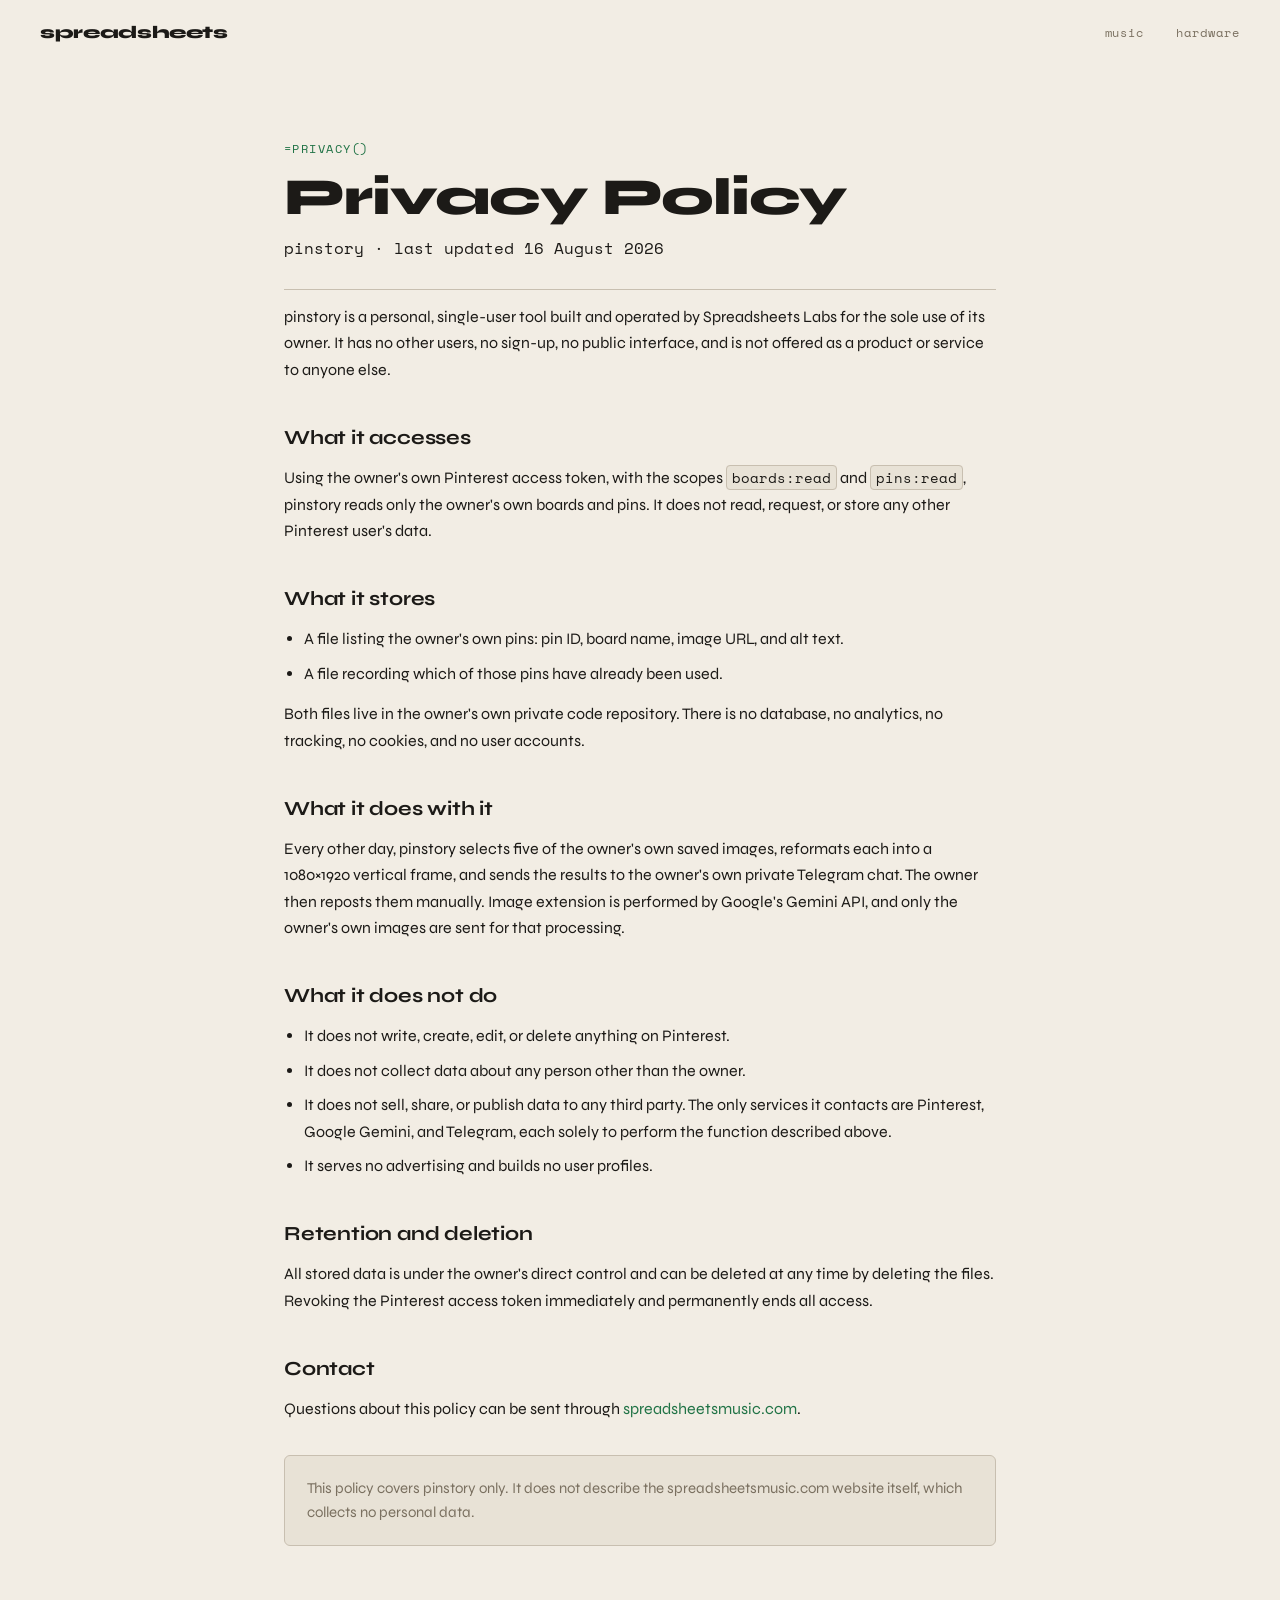
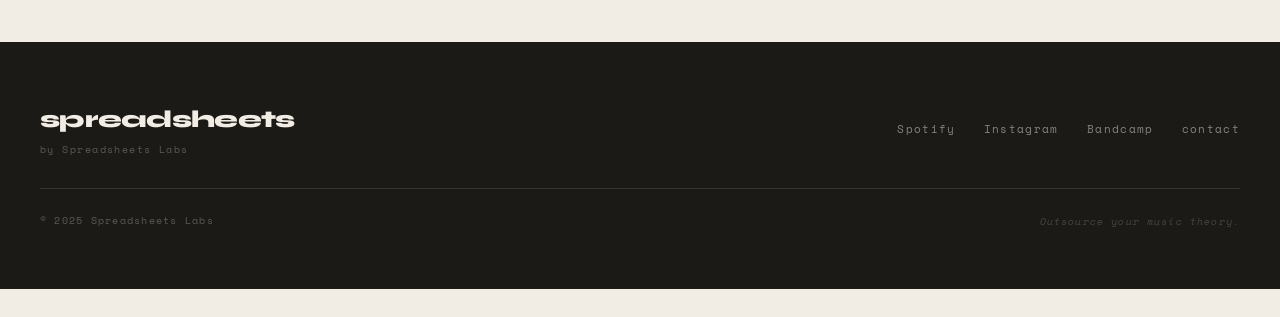
<file: privacy.html>
<!DOCTYPE html>
<html lang="en">
<head>
  <meta charset="UTF-8">
  <meta name="viewport" content="width=device-width, initial-scale=1.0">
  <title>Privacy Policy — Spreadsheets Labs</title>

  <!-- SEO -->
  <meta name="description" content="Privacy policy for pinstory, a personal single-user tool by Spreadsheets Labs.">
  <meta name="robots" content="index, follow">
  <link rel="canonical" href="https://spreadsheetsmusic.com/privacy">

  <!-- Favicon -->
  <link rel="icon" type="image/x-icon" href="/favicon.ico">
  <link rel="icon" type="image/svg+xml" href="/favicon.svg">
  <link rel="icon" type="image/png" sizes="32x32" href="/favicon-32x32.png">
  <link rel="icon" type="image/png" sizes="16x16" href="/favicon-16x16.png">
  <link rel="apple-touch-icon" sizes="180x180" href="/apple-touch-icon.png">

  <link rel="preconnect" href="https://fonts.googleapis.com">
  <link rel="preconnect" href="https://fonts.gstatic.com" crossorigin>
  <link href="https://fonts.googleapis.com/css2?family=Syne:wght@400;500;600;700;800&family=Space+Mono:wght@400;700&display=swap" rel="stylesheet">
  <link rel="stylesheet" href="style.css">
  <style>
    /* ── PRIVACY PAGE ─────────────────────────────────────────── */
    /* This page does not load script.js, so restore the native cursor. */
    body { cursor: auto; padding-top: 0; }
    body * { cursor: auto; }

    .pp-wrap {
      max-width: 760px;
      margin: 0 auto;
      padding: 140px 24px 96px;
    }

    .pp-eyebrow {
      font-family: var(--font-mono);
      font-size: 12px;
      letter-spacing: 0.12em;
      text-transform: uppercase;
      color: var(--accent);
      margin-bottom: 12px;
    }

    .pp-wrap h1 {
      font-family: var(--font-display);
      font-size: clamp(32px, 6vw, 52px);
      font-weight: 800;
      line-height: 1.05;
      letter-spacing: -0.02em;
      margin: 0 0 10px;
    }

    .pp-updated {
      font-family: var(--font-mono);
      font-size: 13px;
      color: var(--text-muted);
      margin-bottom: 40px;
      padding-bottom: 28px;
      border-bottom: 1px solid var(--border);
    }

    .pp-wrap h2 {
      font-family: var(--font-display);
      font-size: 20px;
      font-weight: 700;
      letter-spacing: -0.01em;
      margin: 40px 0 12px;
    }

    .pp-wrap p,
    .pp-wrap li {
      font-size: 16px;
      line-height: 1.65;
      color: var(--text);
    }

    .pp-wrap p { margin: 0 0 14px; }

    .pp-wrap ul {
      margin: 0 0 14px;
      padding-left: 20px;
    }

    .pp-wrap li { margin-bottom: 8px; }

    .pp-wrap a { color: var(--accent); }

    .pp-wrap code {
      font-family: var(--font-mono);
      font-size: 14px;
      background: var(--bg-card);
      border: 1px solid var(--border);
      border-radius: 4px;
      padding: 1px 5px;
    }

    .pp-note {
      background: var(--bg-card);
      border: 1px solid var(--border);
      border-radius: var(--radius);
      padding: 20px 22px;
      margin: 32px 0 0;
    }

    .pp-note p { margin: 0; font-size: 15px; color: var(--text-muted); }

    @media (max-width: 640px) {
      .pp-wrap { padding: 110px 20px 72px; }
    }
  </style>
</head>
<body>

  <!-- ── NAV ─────────────────────────────────────────────── -->
  <nav class="nav" id="nav">
    <a class='nav-logo' href='/'>spreadsheets</a>
    <div class="nav-links">
      <a href='/'>music</a>
      <a href='/hardware'>hardware</a>
    </div>
  </nav>

  <!-- ── CONTENT ─────────────────────────────────────────── -->
  <main class="pp-wrap">

    <div class="pp-eyebrow">=PRIVACY()</div>
    <h1>Privacy Policy</h1>
    <p class="pp-updated">pinstory &middot; last updated 16 August 2026</p>

    <p>
      pinstory is a personal, single-user tool built and operated by Spreadsheets Labs for the
      sole use of its owner. It has no other users, no sign-up, no public interface, and is not
      offered as a product or service to anyone else.
    </p>

    <h2>What it accesses</h2>
    <p>
      Using the owner's own Pinterest access token, with the scopes <code>boards:read</code> and
      <code>pins:read</code>, pinstory reads only the owner's own boards and pins. It does not
      read, request, or store any other Pinterest user's data.
    </p>

    <h2>What it stores</h2>
    <ul>
      <li>A file listing the owner's own pins: pin ID, board name, image URL, and alt text.</li>
      <li>A file recording which of those pins have already been used.</li>
    </ul>
    <p>
      Both files live in the owner's own private code repository. There is no database, no
      analytics, no tracking, no cookies, and no user accounts.
    </p>

    <h2>What it does with it</h2>
    <p>
      Every other day, pinstory selects five of the owner's own saved images, reformats each into
      a 1080&times;1920 vertical frame, and sends the results to the owner's own private Telegram
      chat. The owner then reposts them manually. Image extension is performed by Google's Gemini
      API, and only the owner's own images are sent for that processing.
    </p>

    <h2>What it does not do</h2>
    <ul>
      <li>It does not write, create, edit, or delete anything on Pinterest.</li>
      <li>It does not collect data about any person other than the owner.</li>
      <li>
        It does not sell, share, or publish data to any third party. The only services it
        contacts are Pinterest, Google Gemini, and Telegram, each solely to perform the function
        described above.
      </li>
      <li>It serves no advertising and builds no user profiles.</li>
    </ul>

    <h2>Retention and deletion</h2>
    <p>
      All stored data is under the owner's direct control and can be deleted at any time by
      deleting the files. Revoking the Pinterest access token immediately and permanently ends
      all access.
    </p>

    <h2>Contact</h2>
    <p>
      Questions about this policy can be sent through
      <a href="https://spreadsheetsmusic.com">spreadsheetsmusic.com</a>.
    </p>

    <div class="pp-note">
      <p>
        This policy covers pinstory only. It does not describe the spreadsheetsmusic.com website
        itself, which collects no personal data.
      </p>
    </div>

  </main>

  <!-- ── FOOTER ─────────────────────────────────────────── -->
  <footer class="footer">
    <div class="footer-inner">
      <div class="footer-top">
        <div class="footer-brand">
          <span class="footer-logo">spreadsheets</span>
          <span class="footer-subbrand">by Spreadsheets Labs</span>
        </div>
        <div class="footer-links">
          <a href="https://open.spotify.com/artist/2tEwhtbQ13QvuhsFPMmd6G" target="_blank">Spotify</a>
          <a href="#">Instagram</a>
          <a href="#">Bandcamp</a>
          <a href="mailto:">contact</a>
        </div>
      </div>
      <div class="footer-bottom">
        <span class="footer-copy">&copy; 2025 Spreadsheets Labs</span>
        <span class="footer-tagline-sm">Outsource your music theory.</span>
      </div>
    </div>
  </footer>

</body>
</html>
</file>
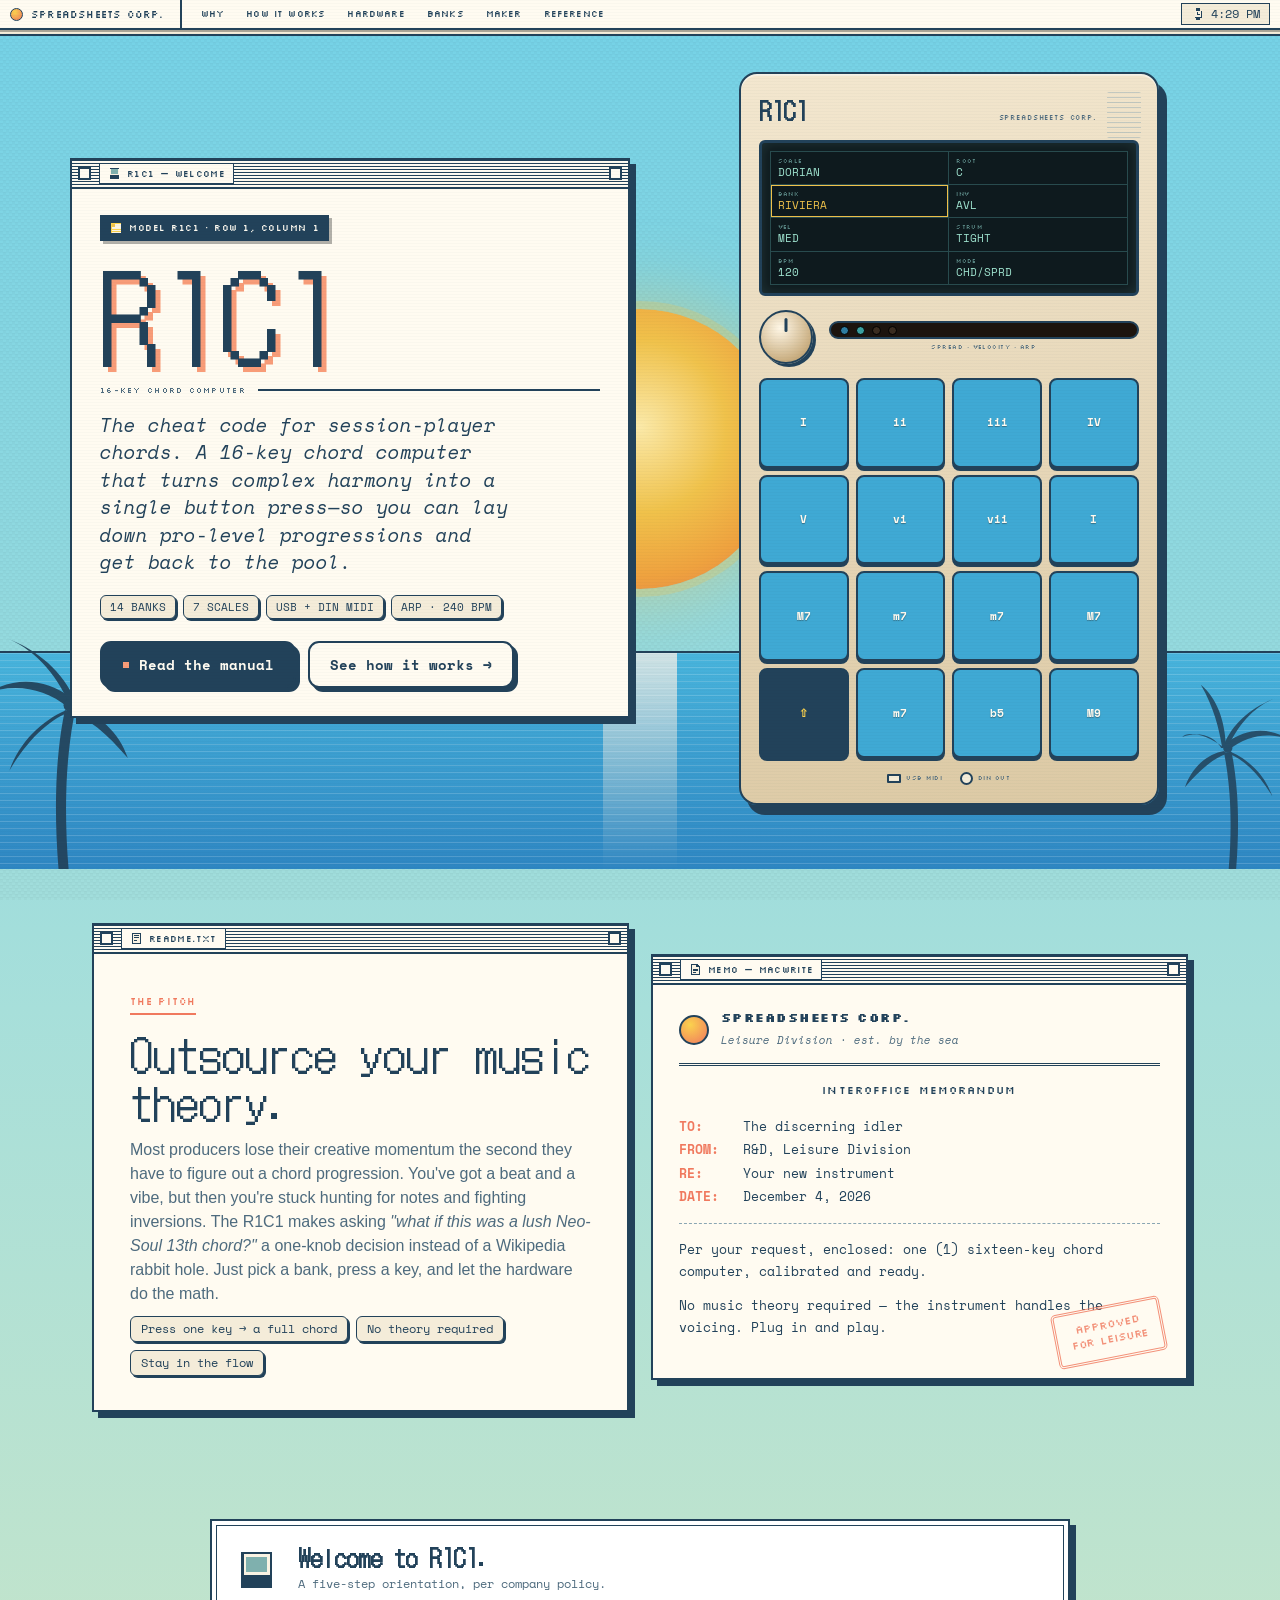
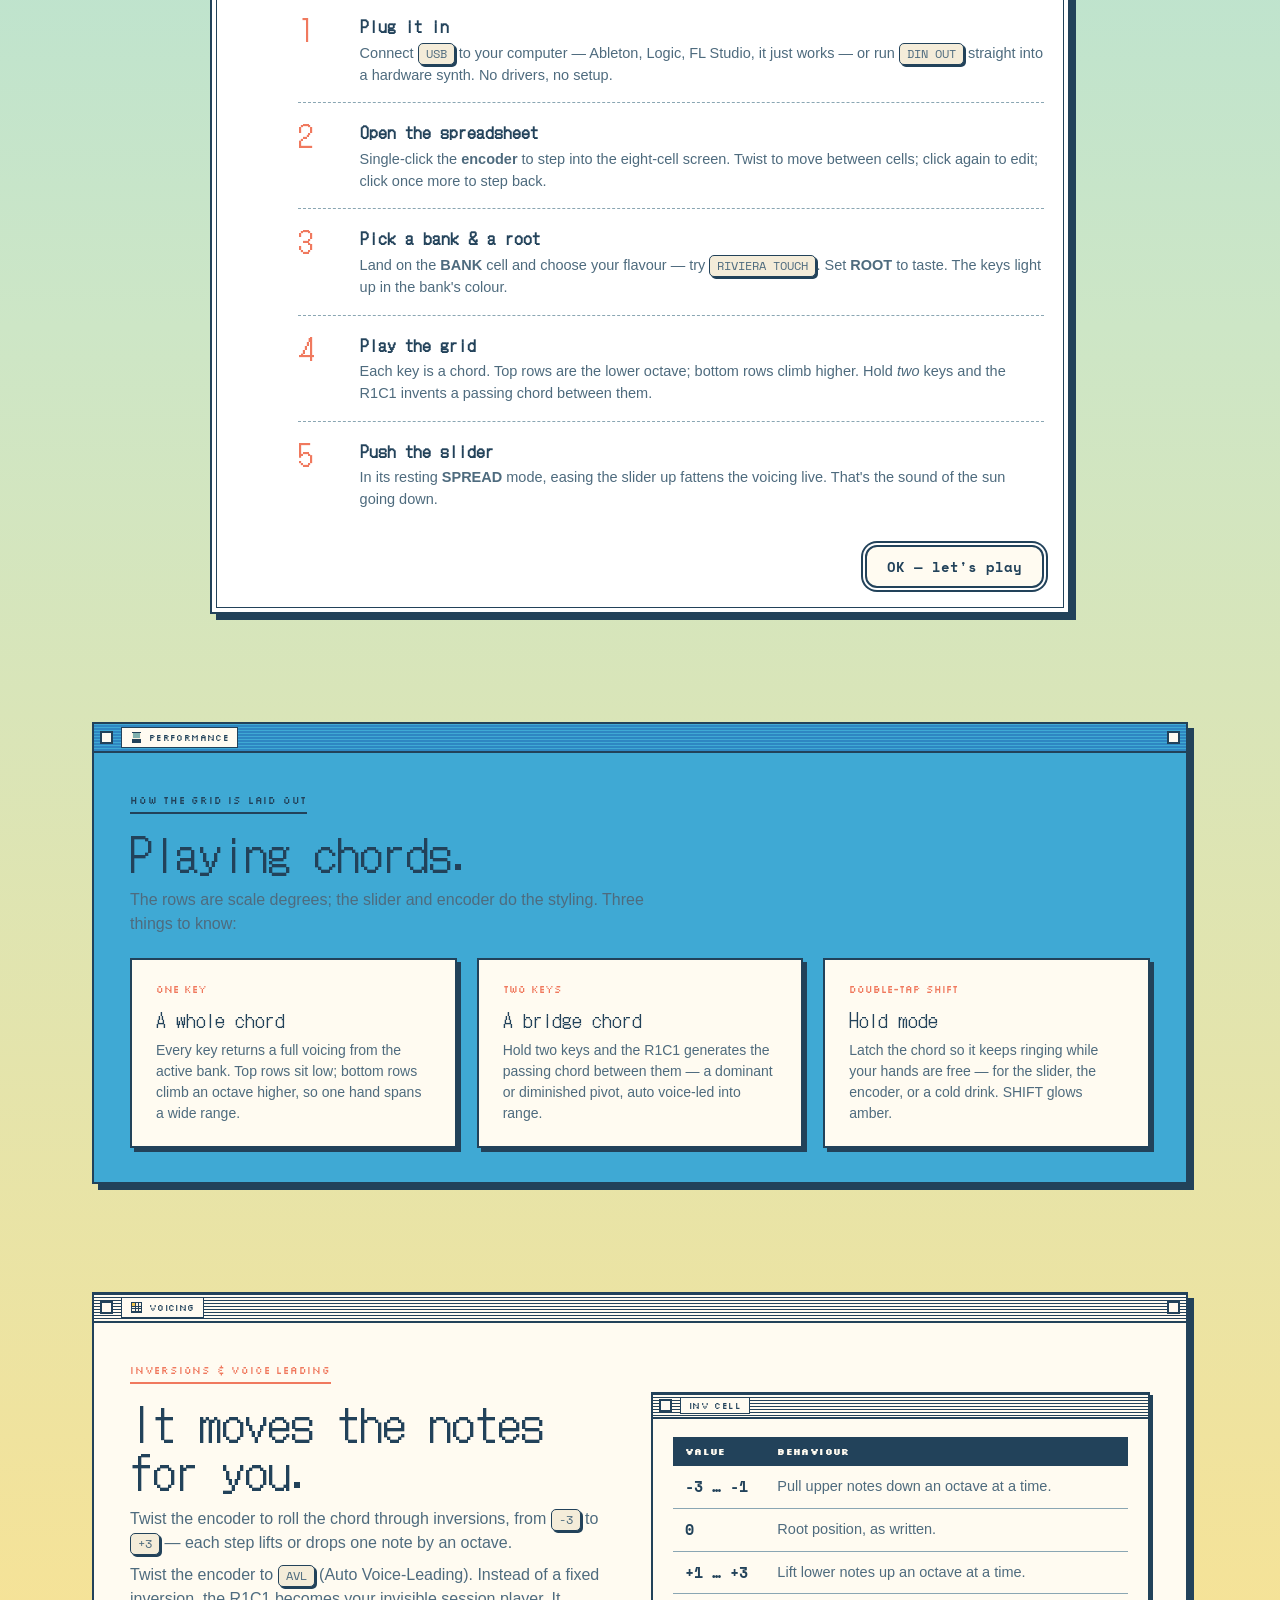
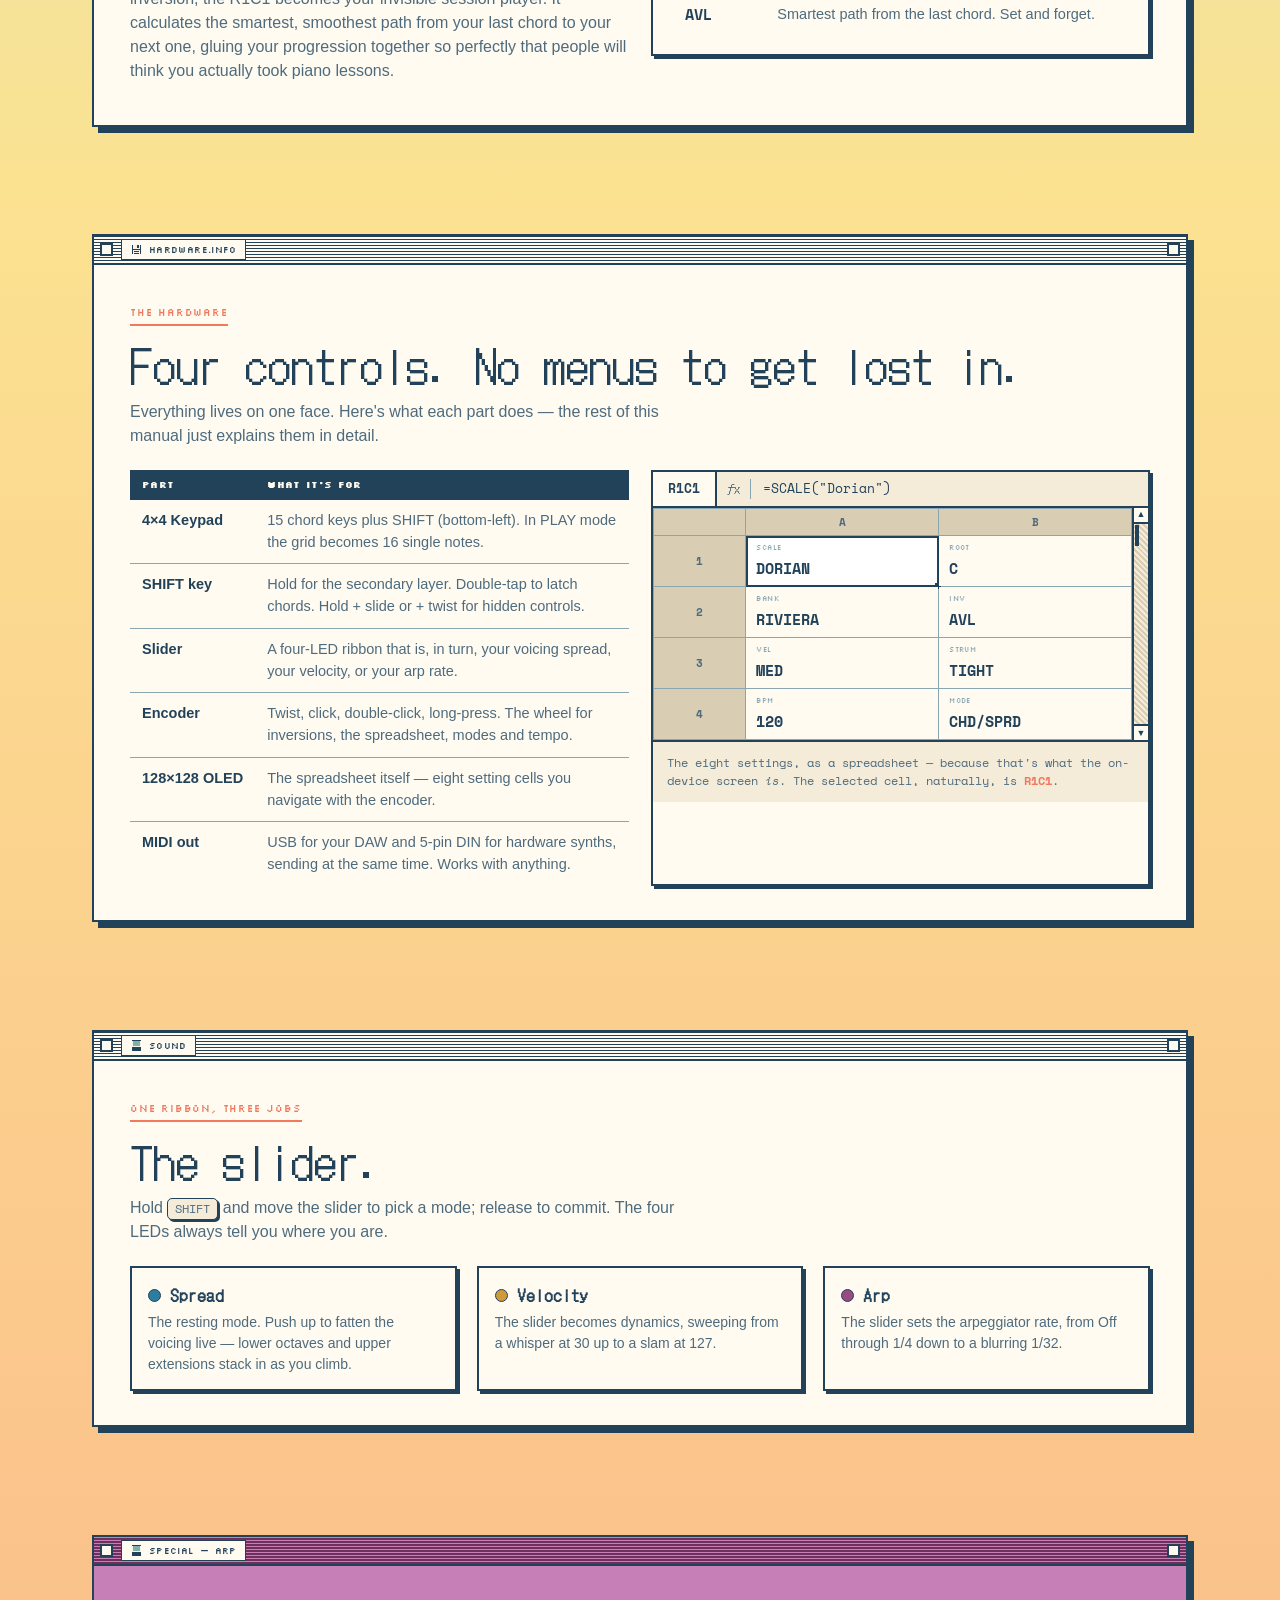
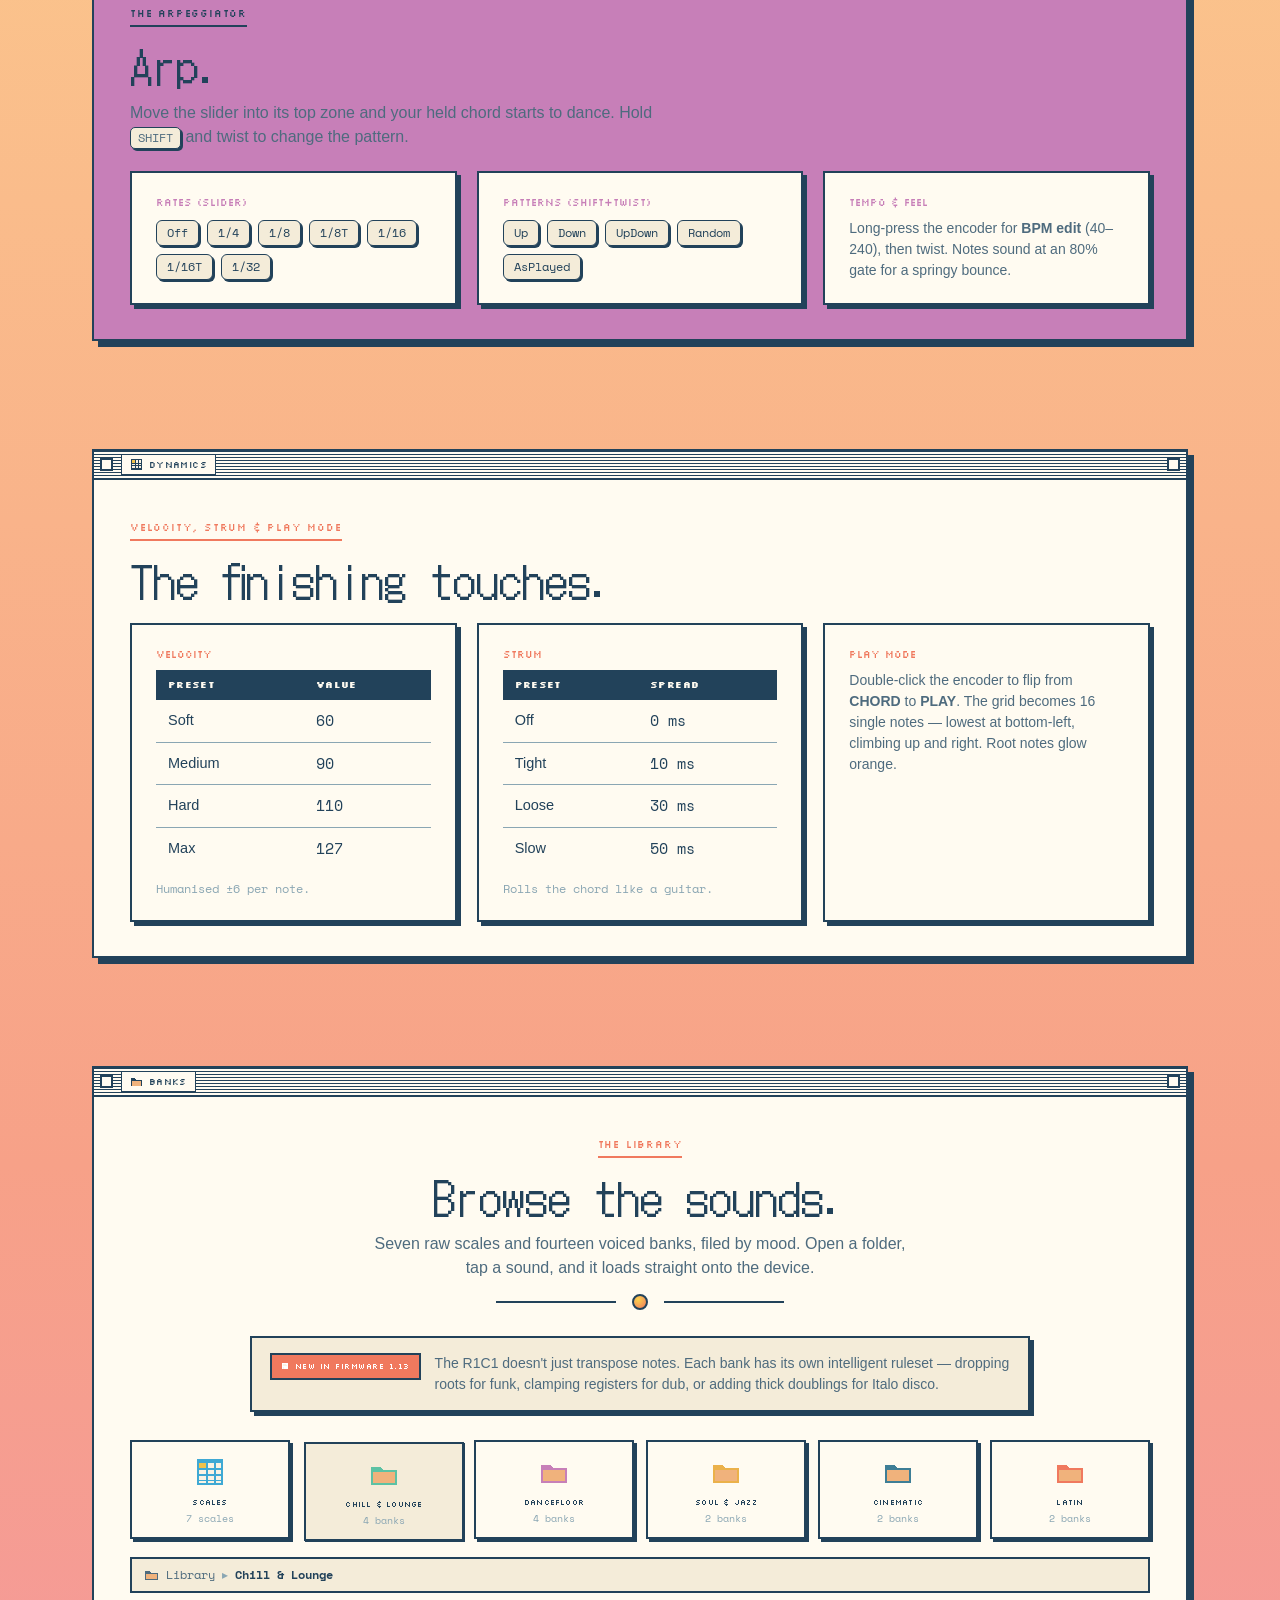
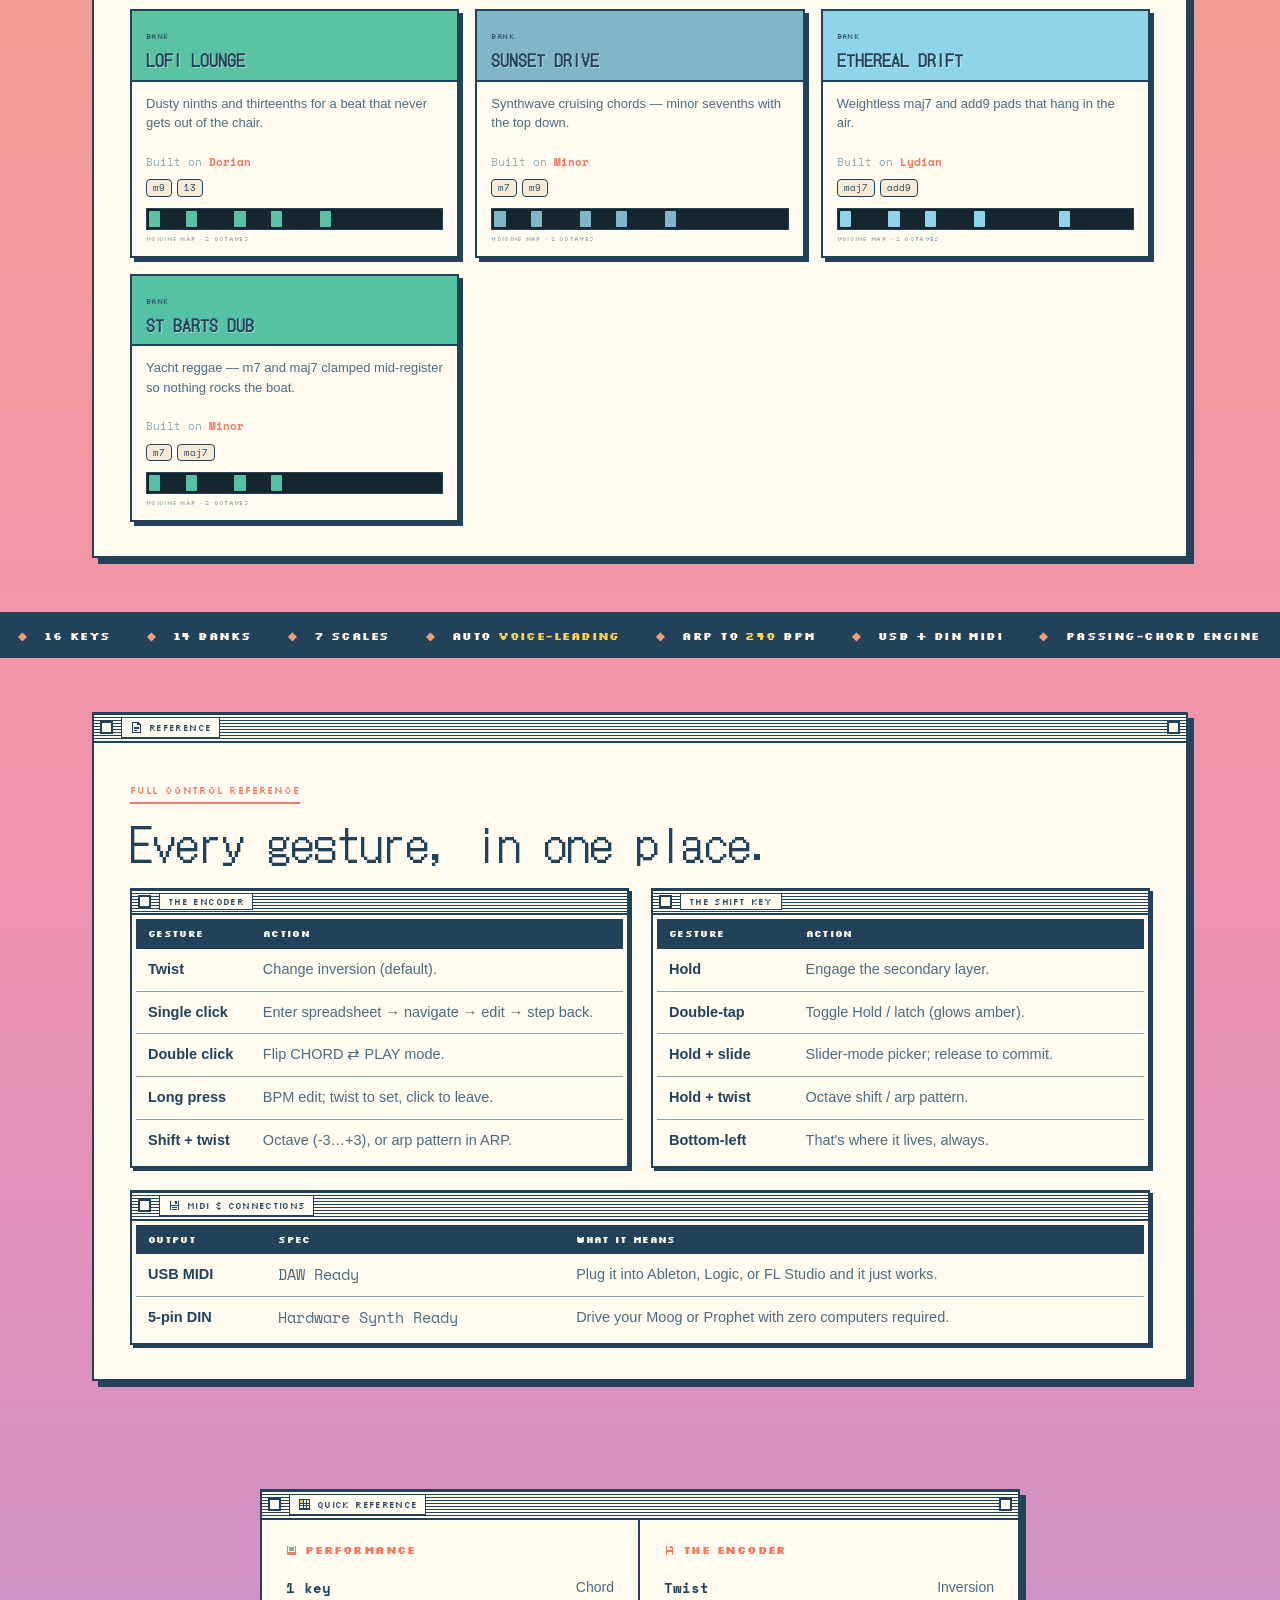
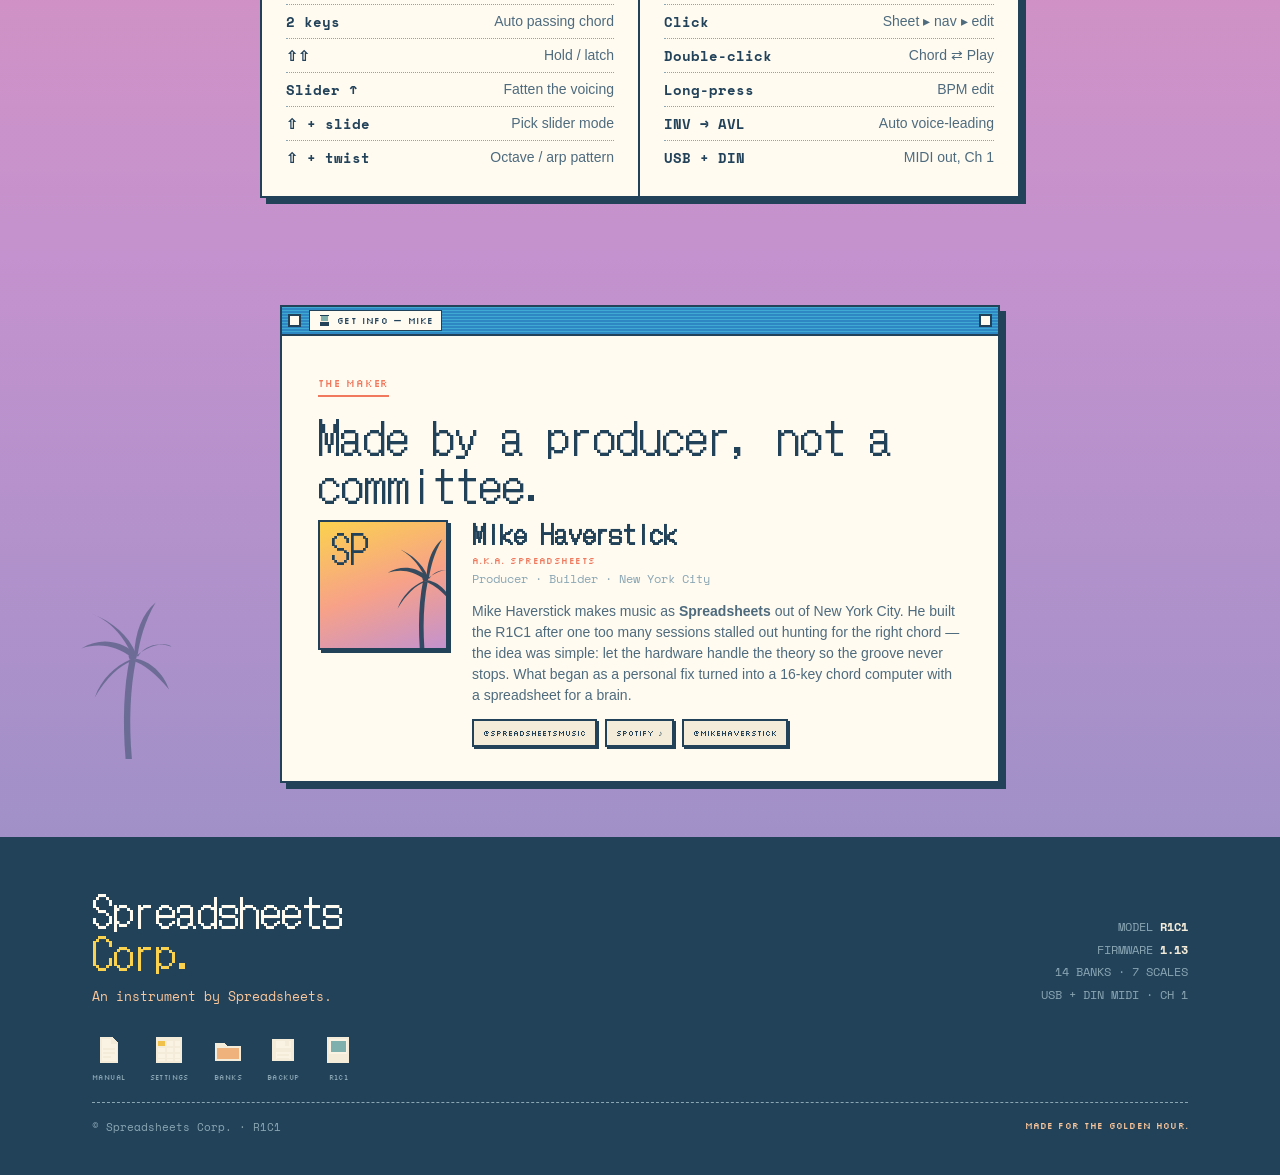
<file: r1c1.html>
<!DOCTYPE html>
<html lang="en">
<head>
<meta charset="UTF-8">
<meta name="viewport" content="width=device-width, initial-scale=1.0">
<title>R1C1 — Spreadsheets Corp.</title>
<link rel="preconnect" href="https://fonts.googleapis.com">
<link rel="preconnect" href="https://fonts.gstatic.com" crossorigin>
<link href="https://fonts.googleapis.com/css2?family=DotGothic16&family=Silkscreen:wght@400;700&family=Space+Mono:ital,wght@0,400;0,700;1,400&display=swap" rel="stylesheet">
<style>
/* =========================================================================
   R1C1 — SPREADSHEETS CORP.  v3
   A vintage OS that boots on the Riviera. Teal desktop, cream software.
   ========================================================================= */
:root{
  --desktop:#57C4DD; --desktop-2:#3FAACB;
  --paper:#FBF4E6; --paper-2:#FFFBF1; --paper-3:#F4ECD9;
  --ink:#22425A; --ink-2:#4E6B7E; --ink-3:#8AA6B3;
  --terra:#F0795E; --coral:#F89C78; --peach:#FBC79A; --sun:#FBD24E; --gold:#F2B23D;
  --azure:#3FA9D4; --azure-deep:#2E86C2; --sea-foam:#86D7C2; --noir:#3E6E86; --magenta:#C77FB8;
  --shadow:#22425A; --device-key:#3FA9D4;
}
*{box-sizing:border-box;margin:0;padding:0;}
html{scroll-behavior:smooth;background:#74D2E7;}
@media (prefers-reduced-motion:reduce){html{scroll-behavior:auto;}}
body{font-family:Geneva,Tahoma,Verdana,Arial,sans-serif;color:var(--ink);line-height:1.5;-webkit-font-smoothing:antialiased;overflow-x:hidden;position:relative;
  background:linear-gradient(180deg,#74D2E7 0%,#A7DFDA 11%,#CDE6C6 21%,#FBE291 37%,#FBC58C 51%,#F7A188 65%,#F291AE 79%,#C492CE 90%,#8C8FC4 100%) no-repeat;
  background-size:100% 100%;background-attachment:scroll;}

/* desktop stipple */
body::before{content:"";position:fixed;inset:0;pointer-events:none;z-index:0;
  background-image:linear-gradient(45deg,rgba(0,0,0,.07) 25%,transparent 25%,transparent 75%,rgba(0,0,0,.07) 75%),linear-gradient(45deg,rgba(0,0,0,.07) 25%,transparent 25%,transparent 75%,rgba(0,0,0,.07) 75%);
  background-size:6px 6px;background-position:0 0,3px 3px;opacity:.3;}

/* CRT scanlines — static, no flicker */
.crt{position:fixed;inset:0;z-index:998;pointer-events:none;
  background:repeating-linear-gradient(to bottom,rgba(34,66,90,.06) 0 1px,transparent 1px 3px);
  mix-blend-mode:multiply;opacity:.4;}

.display,h2.sec,.wordmark{font-family:'DotGothic16',sans-serif;}
.pixel{font-family:'Silkscreen',monospace;letter-spacing:.02em;text-transform:uppercase;}
.mono{font-family:'Space Mono',monospace;}

/* Susan Kare style icons */
.kare{width:1em;height:1em;display:inline-block;vertical-align:-.16em;shape-rendering:crispEdges;color:inherit;}
.kare.big{width:2.6em;height:2.6em;}

/* ---------- WINDOW CHROME ---------- */
.window{background:var(--paper-2);border:2px solid var(--ink);box-shadow:6px 6px 0 var(--shadow);position:relative;}
.titlebar{border-bottom:2px solid var(--ink);min-height:24px;display:flex;align-items:center;gap:8px;padding:3px 6px;
  background:repeating-linear-gradient(to bottom,var(--ink) 0 1px,transparent 1px 3px);position:relative;}
.titlebar.active-azure{background:repeating-linear-gradient(to bottom,var(--azure) 0 1px,transparent 1px 3px),var(--azure-deep);}
.titlebar.active-mag{background:repeating-linear-gradient(to bottom,var(--magenta) 0 1px,transparent 1px 3px),#6f2f5d;}
.titlebar.active-azure,.titlebar.active-mag{border-bottom-color:var(--ink);}
.titlebar .close,.titlebar .zoom{width:13px;height:13px;background:var(--paper-2);border:2px solid var(--ink);flex:0 0 auto;}
.titlebar .ttl{font-family:'Silkscreen',monospace;font-size:9px;text-transform:uppercase;background:var(--paper-2);padding:3px 8px;color:var(--ink);letter-spacing:.04em;border:1px solid var(--ink);line-height:1;display:inline-flex;align-items:center;gap:6px;}
.titlebar .ttl .kare{font-size:13px;}
.titlebar .grow{flex:1;}

/* ---------- MENU BAR ---------- */
.menubar{position:sticky;top:0;z-index:700;background:var(--paper-2);border-bottom:2px solid var(--ink);display:flex;align-items:center;height:30px;padding:0 10px;box-shadow:0 2px 0 rgba(0,0,0,.3);}
.menubar .brand{display:flex;align-items:center;gap:8px;font-family:'Silkscreen',monospace;font-size:10px;text-transform:uppercase;padding-right:16px;letter-spacing:.02em;border-right:2px solid var(--ink);margin-right:8px;height:100%;}
.menubar .brand .sun{width:13px;height:13px;border-radius:50%;background:radial-gradient(circle at 35% 30%,var(--sun),var(--terra));border:1.5px solid var(--ink);flex:0 0 auto;}
.menubar nav{display:flex;flex:1;height:100%;}
.menubar nav a{font-family:'Silkscreen',monospace;font-size:9px;text-transform:uppercase;color:var(--ink);text-decoration:none;padding:0 11px;display:flex;align-items:center;letter-spacing:.02em;}
.menubar nav a:hover{background:var(--ink);color:var(--paper-2);}
.menubar .clock{font-family:'Space Mono',monospace;font-size:12px;border:1.5px solid var(--ink);padding:1px 9px;background:var(--paper-3);display:inline-flex;align-items:center;gap:6px;}
.menubar .clock .kare{font-size:14px;}
@media (max-width:820px){.menubar nav{display:none;}.menubar .brand{font-size:9px;border-right:none;}}

/* ---------- LAYOUT ---------- */
.wrap{max-width:1140px;margin:0 auto;padding:0 22px;position:relative;z-index:1;}
section{position:relative;z-index:1;}
.band{padding:54px 0;}
.section-win{position:relative;}
.winbody{padding:34px 36px;}
.winbody.tint-azure{background:var(--azure);color:var(--ink);}
.winbody.tint-mag{background:var(--magenta);color:var(--ink);}
.eyebrow{font-family:'Silkscreen',monospace;font-size:10px;text-transform:uppercase;color:var(--terra);letter-spacing:.08em;margin-bottom:14px;display:inline-block;border-bottom:2px solid var(--terra);padding-bottom:4px;}
.tint-azure .eyebrow,.tint-mag .eyebrow{color:var(--ink);border-color:var(--ink);}
h2.sec{font-weight:400;font-size:clamp(26px,4.6vw,46px);line-height:1.05;letter-spacing:0;margin-bottom:12px;}
.sec-sub{font-size:16px;max-width:62ch;color:var(--ink-2);margin-bottom:8px;}
.tint-azure .sec-sub,.tint-mag .sec-sub{color:var(--ink-2);}
/* windows zoom-and-slide open like files landing on the desktop */
body.js .reveal{opacity:0;transform:translate(var(--rx,0),30px) scale(.94);transform-origin:top center;transition:opacity .5s ease,transform .62s cubic-bezier(.2,.85,.25,1.07);will-change:transform,opacity;}
.reveal.in{opacity:1!important;transform:none!important;}
.reveal.from-left{--rx:-48px;} .reveal.from-right{--rx:48px;}
/* pixel headlines wipe in like they're being drawn */
body.js .reveal h2.sec{clip-path:inset(0 103% 0 0);transition:clip-path .72s cubic-bezier(.32,.72,.18,1) .16s;}
body.js .reveal.in h2.sec{clip-path:inset(0 0 0 0)!important;}
/* staggered children */
body.js .stagger>*{opacity:0;transform:translateY(20px);transition:opacity .45s ease,transform .52s cubic-bezier(.2,.8,.2,1);}
body.js .stagger.in>*{opacity:1!important;transform:none!important;}
.stagger.in>*:nth-child(1){transition-delay:.04s}.stagger.in>*:nth-child(2){transition-delay:.10s}.stagger.in>*:nth-child(3){transition-delay:.16s}.stagger.in>*:nth-child(4){transition-delay:.22s}.stagger.in>*:nth-child(5){transition-delay:.28s}.stagger.in>*:nth-child(6){transition-delay:.34s}.stagger.in>*:nth-child(7){transition-delay:.40s}.stagger.in>*:nth-child(8){transition-delay:.46s}
@media (prefers-reduced-motion:reduce){body.js .reveal,body.js .stagger>*{opacity:1;transform:none;transition:none;}body.js .reveal h2.sec{clip-path:none;}}
/* scroll progress as a Mac barber-pole bar */
.scrollprog{position:fixed;top:30px;left:0;right:0;height:6px;z-index:690;background:var(--paper-3);border-bottom:2px solid var(--ink);}
.scrollprog .fill{height:100%;width:0%;background:repeating-linear-gradient(135deg,var(--azure) 0 7px,var(--sun) 7px 14px);}
@media (prefers-reduced-motion:no-preference){.scrollprog .fill{animation:barber 1.1s linear infinite;}}
@keyframes barber{from{background-position:0 0;}to{background-position:-19.8px 0;}}

/* desktop clutter icons */
.dt-icon{position:absolute;z-index:0;text-align:center;color:var(--paper-2);width:64px;}
.dt-icon .kare{font-size:34px;filter:drop-shadow(2px 2px 0 rgba(0,0,0,.4));}
.dt-icon span{display:block;font-family:'Silkscreen',monospace;font-size:7px;margin-top:5px;letter-spacing:.04em;background:rgba(27,43,44,.5);padding:2px 3px;border-radius:2px;}
@media (max-width:1300px){.dt-icon{display:none;}}

/* ---------- BOOT ---------- */
#boot{position:fixed;inset:0;z-index:2000;background:var(--desktop);display:flex;align-items:center;justify-content:center;transition:opacity .55s ease;
  background-image:linear-gradient(45deg,rgba(0,0,0,.13) 25%,transparent 25%,transparent 75%,rgba(0,0,0,.13) 75%),linear-gradient(45deg,rgba(0,0,0,.13) 25%,transparent 25%,transparent 75%,rgba(0,0,0,.13) 75%);
  background-size:6px 6px;background-position:0 0,3px 3px;}
#boot.gone{opacity:0;pointer-events:none;}
#boot .dlg{background:var(--paper-2);border:2px solid var(--ink);box-shadow:7px 7px 0 rgba(0,0,0,.5);width:300px;max-width:86vw;}
#boot .dlg .tb{height:18px;border-bottom:2px solid var(--ink);background:repeating-linear-gradient(to bottom,var(--ink) 0 1px,transparent 1px 3px);}
#boot .dlg .in{padding:26px 22px;text-align:center;}
#boot .dlg .mac{color:var(--ink);font-size:46px;margin-bottom:14px;}
#boot .dlg b{font-family:'Silkscreen',monospace;font-size:15px;display:block;letter-spacing:.04em;}
#boot .dlg span{font-family:'Silkscreen',monospace;font-size:8px;color:var(--ink-2);display:block;letter-spacing:.16em;margin-top:6px;}
#boot .bgrid{display:grid;grid-template-columns:repeat(8,1fr);gap:3px;margin:18px auto 8px;width:150px;}
#boot .bgrid i{aspect-ratio:1;border:1px solid var(--ink-3);background:var(--paper-3);opacity:.25;animation:bootcell .05s linear forwards;}
@keyframes bootcell{to{opacity:1;background:var(--coral);border-color:var(--terra);}}
#boot .fw{font-family:'Space Mono',monospace;font-size:10px;color:var(--ink-3);margin-top:6px;}

/* ---------- HERO ---------- */
#top{position:relative;overflow:hidden;}
.sky{position:absolute;inset:0;z-index:0;background:linear-gradient(180deg,#5FC8E0 0%,#9ADBD6 24%,#FBD667 50%,#F8A878 70%,#F58FA0 100%);}
.sun-big{position:absolute;left:50%;top:50%;transform:translate(-50%,-50%);width:280px;height:280px;border-radius:50%;z-index:0;background:radial-gradient(circle at 50% 42%,#FBE9A8 0%,#F0C24B 40%,#EFA23F 70%,#E07A4B 100%);box-shadow:0 0 0 8px rgba(240,194,75,.25),0 0 80px rgba(240,194,75,.5);}
.hero-ocean{position:absolute;left:0;right:0;bottom:0;height:26%;z-index:1;background:linear-gradient(180deg,#48B4DC 0%,#2E86C2 100%);border-top:2px solid var(--ink);overflow:hidden;}
.hero-ocean::before{content:"";position:absolute;inset:0;background:repeating-linear-gradient(to bottom,rgba(255,255,255,.16) 0 1px,transparent 1px 7px);}
.hero-ocean .sun-reflect{position:absolute;left:50%;top:0;bottom:0;width:74px;transform:translateX(-50%);background:linear-gradient(180deg,rgba(251,210,78,.75),rgba(251,210,78,0));mix-blend-mode:screen;}
.palm{position:absolute;bottom:0;color:var(--ink);z-index:1;pointer-events:none;}
.palm-l{left:-20px;width:152px;height:252px;opacity:.92;}
.palm-r{right:-14px;width:112px;height:186px;opacity:.85;transform:scaleX(-1);}
@media(max-width:760px){.palm-r{display:none;}.palm-l{width:104px;height:172px;left:-22px;opacity:.85;}.hero-ocean{height:20%;}}
.sea{position:absolute;left:0;right:0;bottom:0;height:30%;z-index:0;background:repeating-linear-gradient(to bottom,rgba(34,66,90,0) 0 2px,rgba(34,66,90,.10) 2px 3px),linear-gradient(180deg,rgba(245,143,160,.28),rgba(63,169,212,.6));}
.hero-inner{position:relative;z-index:2;padding:42px 0 64px;}
.hero-grid{display:grid;grid-template-columns:1.05fr .95fr;gap:40px;align-items:center;}
@media (max-width:900px){.hero-grid{grid-template-columns:1fr;gap:28px;}}
.hero-win{align-self:center;max-width:560px;}
.hero-win-body{padding:26px 28px 28px;}
.tagchip{display:inline-flex;align-items:center;gap:7px;font-family:'Silkscreen',monospace;font-size:9px;text-transform:uppercase;background:var(--ink);color:var(--paper-2);padding:6px 10px;letter-spacing:.06em;margin-bottom:18px;box-shadow:3px 3px 0 rgba(0,0,0,.3);}
.tagchip .kare{font-size:12px;color:var(--sun);}
.wordmark{font-weight:400;font-size:clamp(60px,12vw,118px);line-height:.92;letter-spacing:.01em;color:var(--ink);text-shadow:5px 5px 0 var(--coral);margin:0;}
.hero-namespec{display:flex;align-items:center;gap:12px;margin:16px 0 16px;}
.hero-namespec .ln{height:2px;background:var(--ink);flex:1;}
.hero-namespec span{font-family:'Silkscreen',monospace;font-size:8px;letter-spacing:.16em;color:var(--ink-2);text-transform:uppercase;white-space:nowrap;}
.hero-lede{font-family:'Space Mono',monospace;font-style:italic;font-size:clamp(15px,1.9vw,19px);color:var(--ink);max-width:34ch;margin:0 0 18px;line-height:1.45;}
.hero-chips{display:flex;flex-wrap:wrap;gap:7px;margin-bottom:22px;}
.hero-chips span{font-family:'Space Mono',monospace;font-size:11px;border:1.5px solid var(--ink);background:var(--paper-3);padding:3px 9px;border-radius:6px;box-shadow:2px 2px 0 var(--ink);}
.hero-buttons{display:flex;gap:12px;flex-wrap:wrap;}
.btn{display:inline-flex;align-items:center;gap:9px;font-family:'Space Mono',monospace;font-weight:700;font-size:14px;background:var(--paper-2);color:var(--ink);text-decoration:none;padding:11px 20px;border:2px solid var(--ink);box-shadow:4px 4px 0 var(--ink);border-radius:11px;transition:transform .08s,box-shadow .08s;cursor:pointer;}
.btn:hover{transform:translate(2px,2px);box-shadow:2px 2px 0 var(--ink);}
.btn.solid{background:var(--ink);color:var(--paper-2);}
.btn .blip{width:8px;height:8px;background:var(--coral);border:1.5px solid var(--ink);}
@keyframes heroRise{from{opacity:0;transform:translateY(22px);}to{opacity:1;transform:none;}}
@media (prefers-reduced-motion:no-preference){
  .hero-win{animation:heroRise .65s cubic-bezier(.2,.7,.2,1) both;animation-delay:1.9s;}
  #device{animation:heroRise .65s cubic-bezier(.2,.7,.2,1) both;animation-delay:2.05s;}
}

/* ---------- DEVICE ---------- */
.device-shell{background:linear-gradient(170deg,#F3E7CF,#DCC9A4);border:2px solid var(--ink);border-radius:18px;box-shadow:8px 10px 0 var(--shadow),inset 0 2px 0 rgba(255,255,255,.5);padding:18px;max-width:420px;margin:0 auto;position:relative;}
.device-shell::after{content:"";position:absolute;right:16px;top:18px;width:34px;height:46px;background:repeating-linear-gradient(to bottom,var(--ink-3) 0 1.5px,transparent 1.5px 5px);opacity:.45;border-radius:2px;}
.nameplate{display:flex;align-items:baseline;justify-content:space-between;margin-bottom:12px;padding-right:42px;}
.nameplate b{font-family:'DotGothic16',sans-serif;font-size:24px;}
.nameplate span{font-family:'Silkscreen',monospace;font-size:7px;color:var(--ink-2);letter-spacing:.12em;}
.oled{background:#0E1A1E;border:3px solid var(--ink);border-radius:6px;padding:8px;margin-bottom:14px;box-shadow:inset 0 0 14px rgba(127,176,174,.18);}
.oled-grid{display:grid;grid-template-columns:1fr 1fr;gap:1px;background:#284b4e;border:1px solid #284b4e;}
.ocell{background:#0E1A1E;padding:5px 7px;min-height:30px;}
.ocell .ok{font-family:'Silkscreen',monospace;font-size:6px;color:#5f8f8c;letter-spacing:.06em;}
.ocell .ov{font-family:'Space Mono',monospace;font-size:11px;color:#9fe3cf;line-height:1.2;}
.ocell.hot{outline:1.5px solid #F0C24B;outline-offset:-1px;}
.ocell.hot .ov{color:#F0C24B;}
.controlstrip{display:flex;align-items:center;gap:16px;margin-bottom:14px;}
.encoder{width:54px;height:54px;border-radius:50%;flex:0 0 auto;background:radial-gradient(circle at 38% 32%,#fff7e6,#cbb083 70%,#a98f63);border:2px solid var(--ink);box-shadow:3px 3px 0 var(--shadow);position:relative;}
.encoder::after{content:"";position:absolute;left:50%;top:6px;width:3px;height:14px;background:var(--ink);transform:translateX(-50%);border-radius:2px;}
.slider-mod{flex:1;}
.slider-track{height:18px;background:#1c140e;border:2px solid var(--ink);border-radius:10px;display:flex;align-items:center;gap:7px;padding:0 9px;}
.slider-track i{width:9px;height:9px;border-radius:50%;background:#3a2c20;border:1px solid #000;transition:background .2s;}
.slider-cap{font-family:'Silkscreen',monospace;font-size:6px;color:var(--ink-2);text-align:center;margin-top:4px;letter-spacing:.08em;}
.keypad{display:grid;grid-template-columns:repeat(4,1fr);gap:7px;}
.key{aspect-ratio:1;border:2px solid var(--ink);border-radius:8px;background:linear-gradient(160deg,#fff,#eadfc6);box-shadow:0 3px 0 var(--shadow);display:flex;align-items:center;justify-content:center;cursor:pointer;font-family:'Space Mono',monospace;font-size:11px;font-weight:700;color:var(--ink-2);transition:transform .06s,box-shadow .06s,background .2s;position:relative;}
.key .cap{position:relative;z-index:2;}
.key.lit{background:var(--device-key);color:var(--paper-2);text-shadow:0 1px 1px rgba(43,32,24,.4);}
.key.shift{background:var(--ink);color:var(--sun);}
.key.shift.holdon{background:var(--sun);color:var(--ink);}
.key:hover{transform:translateY(2px);box-shadow:0 1px 0 var(--shadow);}
.key.press{transform:translateY(3px);box-shadow:0 0 0 var(--shadow);filter:brightness(1.15);}
.ports{display:flex;justify-content:center;gap:18px;margin-top:14px;}
.port{display:flex;align-items:center;gap:5px;font-family:'Silkscreen',monospace;font-size:6px;color:var(--ink-2);letter-spacing:.08em;}
.port .din{width:13px;height:13px;border-radius:50%;border:2px solid var(--ink);background:var(--paper-3);}
.port .usb{width:14px;height:9px;border:2px solid var(--ink);background:var(--paper-3);border-radius:1px;}

/* ---------- SPEC TICKER ---------- */
.specbar{background:var(--ink);color:var(--paper-2);border-top:2px solid var(--ink);border-bottom:2px solid var(--ink);overflow:hidden;white-space:nowrap;}
.specbar .run{display:inline-block;padding:9px 0;animation:marquee 26s linear infinite;}
.specbar:hover .run{animation-play-state:paused;}
@keyframes marquee{from{transform:translateX(0);}to{transform:translateX(-50%);}}
.specbar .run b{font-family:'Silkscreen',monospace;font-size:11px;letter-spacing:.04em;margin:0 18px;}
.specbar .run b i{color:var(--sun);font-style:normal;}
.specbar .run b::before{content:"\25C6";color:var(--coral);margin-right:18px;}

/* ---------- CARDS / GRIDS ---------- */
.panel{background:var(--paper-2);border:2px solid var(--ink);box-shadow:4px 4px 0 var(--shadow);padding:22px 24px;}
.tint-azure .panel,.tint-mag .panel{background:var(--paper-2);color:var(--ink);}
.grid-2{display:grid;grid-template-columns:1fr 1fr;gap:22px;}
.grid-3{display:grid;grid-template-columns:repeat(3,1fr);gap:20px;}
@media (max-width:860px){.grid-2,.grid-3{grid-template-columns:1fr;}}
.cardh{font-family:'DotGothic16',sans-serif;font-size:19px;margin-bottom:6px;}
.pixsm{font-family:'Silkscreen',monospace;font-size:10px;margin-bottom:8px;}

/* ---------- MEMO ---------- */
.memo .winbody{padding:24px 26px 28px;position:relative;}
.letterhead{display:flex;align-items:center;gap:12px;border-bottom:3px double var(--ink);padding-bottom:12px;margin-bottom:16px;}
.letterhead .lh-sun{width:30px;height:30px;border-radius:50%;background:radial-gradient(circle at 35% 30%,var(--sun),var(--terra));border:2px solid var(--ink);flex:0 0 auto;}
.letterhead b{font-family:'Silkscreen',monospace;font-size:12px;letter-spacing:.04em;display:block;}
.letterhead i{font-family:'Space Mono',monospace;font-style:italic;font-size:11px;color:var(--ink-2);}
.memo-title{font-family:'Silkscreen',monospace;font-size:11px;letter-spacing:.1em;text-align:center;margin-bottom:16px;text-transform:uppercase;}
.memo-fields{font-family:'Space Mono',monospace;font-size:13px;border-collapse:collapse;margin-bottom:14px;}
.memo-fields td{padding:2px 0;vertical-align:top;}
.memo-fields td:first-child{color:var(--terra);font-weight:700;width:64px;}
.memo .winbody hr{border:none;border-top:1.5px dashed var(--ink-3);margin:12px 0 14px;}
.memo .winbody p{font-family:'Space Mono',monospace;font-size:13px;line-height:1.7;margin-bottom:12px;color:var(--ink);}
.stamp{position:absolute;right:22px;bottom:18px;transform:rotate(-11deg);border:3px double var(--terra);color:var(--terra);font-family:'Silkscreen',monospace;font-size:11px;padding:9px 13px;text-align:center;line-height:1.4;opacity:.82;text-transform:uppercase;border-radius:5px;}
@media (max-width:560px){.stamp{position:static;display:inline-block;margin-top:8px;transform:rotate(-4deg);}}

/* ---------- SPREADSHEET APP ---------- */
.formula-bar{display:flex;align-items:center;border-bottom:2px solid var(--ink);background:var(--paper-3);}
.formula-bar .cellref{font-family:'Space Mono',monospace;font-weight:700;font-size:13px;padding:7px 12px;border-right:2px solid var(--ink);background:var(--paper-2);min-width:64px;text-align:center;}
.formula-bar .fx{font-family:'DotGothic16',sans-serif;font-size:13px;padding:0 10px;border-right:1.5px solid var(--ink-3);color:var(--ink-2);}
.formula-bar .formula{font-family:'Space Mono',monospace;font-size:13px;padding:7px 12px;color:var(--ink);}
.sheet-scroll{display:flex;overflow-x:auto;}
.sheet{border-collapse:collapse;width:100%;font-family:'Space Mono',monospace;}
.sheet th{background:#d9cdb3;border:1px solid var(--ink-3);font-size:11px;color:var(--ink-2);text-align:center;font-weight:700;padding:5px;width:46px;}
.sheet th.corner{width:30px;}
.sheet td.cell{border:1px solid var(--ink-3);padding:7px 10px;font-size:clamp(12px,3.6vw,15px);font-weight:700;background:var(--paper-2);position:relative;min-width:96px;}
.sheet td.cell .ckey{display:block;font-family:'Silkscreen',monospace;font-size:7px;color:var(--ink-3);letter-spacing:.06em;margin-bottom:3px;font-weight:400;}
.sheet td.cell.sel{outline:2.5px solid var(--ink);outline-offset:-2px;background:#fff;}
.sheet td.cell.sel::after{content:"";position:absolute;right:-3px;bottom:-3px;width:6px;height:6px;background:var(--ink);}
.vscroll{flex:0 0 16px;border-left:2px solid var(--ink);display:flex;flex-direction:column;background:repeating-linear-gradient(45deg,var(--paper-3) 0 2px,#d9cdb3 2px 4px);}
.vscroll .up,.vscroll .down{height:16px;border-bottom:2px solid var(--ink);background:var(--paper-2);display:flex;align-items:center;justify-content:center;font-size:9px;}
.vscroll .down{border-bottom:none;border-top:2px solid var(--ink);}
.vscroll .track{flex:1;}
.vscroll .thumb{height:42px;margin:8px 1px 0;background:var(--paper-2);border:2px solid var(--ink);}
@media (max-width:560px){.vscroll{display:none;}.sheet th{width:auto;}}
.sheet-cap{font-family:'Space Mono',monospace;font-size:12px;color:var(--ink-2);padding:12px 14px;border-top:2px solid var(--ink);background:var(--paper-3);}
.sheet-cap b{color:var(--terra);}

/* ---------- DIALOG / STEPS ---------- */
.dialog{background:#fff;border:2px solid var(--ink);box-shadow:6px 6px 0 var(--shadow);padding:24px;position:relative;}
.dialog::before{content:"";position:absolute;inset:4px;border:1px solid var(--ink);pointer-events:none;}
.dlg-top{display:flex;gap:20px;align-items:flex-start;position:relative;}
.dlg-icon{flex:0 0 auto;color:var(--ink);padding-top:4px;}
.dlg-h{font-family:'DotGothic16',sans-serif;font-size:24px;line-height:1;}
.dlg-sub{font-family:'Space Mono',monospace;font-size:12px;color:var(--ink-2);margin:6px 0 4px;}
.step{display:flex;gap:18px;align-items:flex-start;padding:16px 0;border-bottom:1.5px dashed var(--ink-3);}
.step:last-child{border-bottom:none;}
.step .num{font-family:'DotGothic16',sans-serif;font-size:30px;line-height:1;color:var(--terra);flex:0 0 auto;width:44px;}
.step h4{font-family:'DotGothic16',sans-serif;font-size:17px;margin-bottom:4px;}
.step p{color:var(--ink-2);font-size:14.5px;}
.kbd{font-family:'Space Mono',monospace;font-size:12px;background:var(--paper-3);border:1.5px solid var(--ink);border-radius:5px;padding:1px 7px;box-shadow:2px 2px 0 var(--ink);white-space:nowrap;display:inline-block;}
.dlg-buttons{display:flex;justify-content:flex-end;margin-top:18px;}
.macbtn{font-family:'Space Mono',monospace;font-weight:700;font-size:14px;text-decoration:none;color:var(--ink);background:var(--paper-2);border:2px solid var(--ink);border-radius:12px;padding:9px 20px;cursor:pointer;}
.macbtn.default{box-shadow:0 0 0 2px #fff,0 0 0 4px var(--ink);}
.macbtn.default:hover{background:var(--ink);color:var(--paper-2);box-shadow:0 0 0 2px #fff,0 0 0 4px var(--ink);}

/* ---------- BANKS ---------- */
.banks-grid{display:grid;grid-template-columns:repeat(3,1fr);gap:18px;}
@media (max-width:900px){.banks-grid{grid-template-columns:1fr 1fr;}}
@media (max-width:560px){.banks-grid{grid-template-columns:1fr;}}
.bank{border:2px solid var(--ink);background:var(--paper-2);box-shadow:4px 4px 0 var(--shadow);cursor:pointer;transition:transform .1s,box-shadow .1s;overflow:hidden;}
.bank:hover{transform:translate(-2px,-2px);box-shadow:6px 6px 0 var(--shadow);}
.bank.active{transform:translate(2px,2px);box-shadow:2px 2px 0 var(--shadow);}
.bank .hd{padding:13px 15px;border-bottom:2px solid var(--ink);color:var(--ink);position:relative;background-image:repeating-linear-gradient(to bottom,rgba(255,255,255,.20) 0 1px,transparent 1px 3px);}
.bank .hd .swatch{font-family:'Silkscreen',monospace;font-size:8px;letter-spacing:.06em;opacity:.9;}
.bank .hd b{font-family:'DotGothic16',sans-serif;font-size:18px;display:block;line-height:1.05;margin-top:6px;text-shadow:1px 1px 0 rgba(255,255,255,.4);}
.bank .bd{padding:13px 15px;}
.bank .bd p{font-size:13.5px;color:var(--ink-2);min-height:58px;}
.bank .bd .meta{display:flex;gap:6px;flex-wrap:wrap;margin-top:10px;}
.bank .bd .meta span{font-family:'Space Mono',monospace;font-size:10px;border:1.5px solid var(--ink);padding:1px 7px;border-radius:4px;background:var(--paper-3);}
.bank.classic .hd{background:var(--ink);}
.bank.classic .bd p{min-height:0;}
.divider-sun{display:flex;align-items:center;gap:16px;justify-content:center;margin:0 auto 26px;}
.divider-sun .ln{height:2px;background:var(--ink);flex:1;max-width:120px;}
.divider-sun .o{width:16px;height:16px;border-radius:50%;background:radial-gradient(circle at 35% 30%,var(--sun),var(--terra));border:2px solid var(--ink);}
.fw-note{display:flex;gap:14px;align-items:flex-start;border:2px solid var(--ink);background:var(--paper-3);box-shadow:4px 4px 0 var(--shadow);padding:15px 18px;margin:0 auto 28px;max-width:780px;}
.fw-note .fw-badge{flex:0 0 auto;font-family:'Silkscreen',monospace;font-size:8px;letter-spacing:.06em;background:var(--terra);color:#fff;padding:6px 9px;display:inline-flex;align-items:center;gap:6px;border:2px solid var(--ink);line-height:1.3;text-transform:uppercase;text-align:center;}
.fw-note p{font-size:14px;color:var(--ink-2);}
@media(max-width:560px){.fw-note{flex-direction:column;gap:10px;}}
/* THE LIBRARY — Finder */
.finder{margin-top:4px;}
.folder-row{display:grid;grid-template-columns:repeat(6,1fr);gap:12px;margin-bottom:18px;}
@media(max-width:900px){.folder-row{grid-template-columns:repeat(3,1fr);}}
@media(max-width:520px){.folder-row{grid-template-columns:repeat(2,1fr);}}
.folder{border:2px solid var(--ink);background:var(--paper-2);box-shadow:3px 3px 0 var(--shadow);padding:13px 9px 11px;text-align:center;cursor:pointer;transition:transform .08s ease,box-shadow .08s ease;}
.folder:hover{transform:translate(-1px,-1px);box-shadow:5px 5px 0 var(--shadow);}
.folder.active{transform:translate(2px,2px);box-shadow:1px 1px 0 var(--shadow);background:var(--paper-3);}
.folder .fic{height:34px;display:flex;align-items:center;justify-content:center;}
.folder .fic .kare{width:30px;height:30px;}
.folder .fname{font-family:'Silkscreen',monospace;font-size:8px;letter-spacing:.03em;margin-top:8px;text-transform:uppercase;color:var(--ink);line-height:1.3;}
.folder .fcount{font-family:'Space Mono',monospace;font-size:10px;color:var(--ink-3);margin-top:3px;}
.finder-bar{display:flex;align-items:center;gap:7px;font-family:'Space Mono',monospace;font-size:12px;color:var(--ink-2);border:2px solid var(--ink);background:var(--paper-3);padding:7px 12px;margin-bottom:16px;}
.finder-bar .kare{width:15px;height:15px;}
.folder-contents{display:grid;grid-template-columns:repeat(3,1fr);gap:16px;}
@media(max-width:900px){.folder-contents{grid-template-columns:1fr 1fr;}}
@media(max-width:560px){.folder-contents{grid-template-columns:1fr;}}
.snd{border:2px solid var(--ink);background:var(--paper-2);box-shadow:4px 4px 0 var(--shadow);overflow:hidden;cursor:pointer;transition:transform .1s ease,box-shadow .1s ease;animation:sndIn .35s cubic-bezier(.2,.8,.2,1) both;}
.snd:hover{transform:translate(-2px,-2px);box-shadow:6px 6px 0 var(--shadow);}
.snd.active{transform:translate(2px,2px);box-shadow:2px 2px 0 var(--shadow);}
@keyframes sndIn{from{opacity:0;transform:translateY(14px);}to{opacity:1;transform:none;}}
.snd .sh{padding:11px 14px;border-bottom:2px solid var(--ink);color:var(--ink);background-image:repeating-linear-gradient(to bottom,rgba(255,255,255,.2) 0 1px,transparent 1px 3px);}
.snd .sh .styp{font-family:'Silkscreen',monospace;font-size:7px;letter-spacing:.06em;opacity:.85;text-transform:uppercase;}
.snd .sh b{font-family:'DotGothic16',sans-serif;font-size:17px;display:block;line-height:1.05;margin-top:5px;text-shadow:1px 1px 0 rgba(255,255,255,.4);}
.snd .sb{padding:12px 14px;}
.snd .sb p{font-size:13px;color:var(--ink-2);min-height:54px;}
.snd .built{font-family:'Space Mono',monospace;font-size:11px;color:var(--ink-3);margin:6px 0 9px;}
.snd .built b{color:var(--terra);}
.snd .chips2{display:flex;gap:5px;flex-wrap:wrap;margin-bottom:11px;}
.snd .chips2 span{font-family:'Space Mono',monospace;font-size:9px;border:1.5px solid var(--ink);padding:1px 6px;border-radius:4px;background:var(--paper-3);}
.vmap{display:flex;gap:1px;height:22px;border:1.5px solid var(--ink);background:#16262E;padding:2px;}
.vmap i{flex:1;border-radius:1px;}
.vmap i.on{background:var(--vc,#9fe3cf);}
.vmap-lab{font-family:'Silkscreen',monospace;font-size:6px;color:var(--ink-3);margin-top:5px;letter-spacing:.05em;text-transform:uppercase;}
/* MAKER — business card */
#maker{position:relative;overflow:hidden;}
.palm-maker{left:6px;bottom:24px;width:96px;height:158px;opacity:.45;z-index:0;}
@media(max-width:900px){.palm-maker{display:none;}}
.vcard{display:grid;grid-template-columns:130px 1fr;gap:24px;align-items:start;margin-top:6px;}
@media(max-width:560px){.vcard{grid-template-columns:1fr;}}
.vcard .avatar{width:130px;height:130px;border:2px solid var(--ink);box-shadow:3px 3px 0 var(--shadow);background:linear-gradient(160deg,#FBD24E 0%,#F7A188 52%,#C492CE 100%);position:relative;overflow:hidden;}
.vcard .avatar .mono{font-family:'DotGothic16',sans-serif;font-size:38px;color:var(--ink);position:absolute;left:11px;top:7px;line-height:1;}
.vcard .avatar .palm{position:absolute;right:-8px;bottom:-6px;width:70px;height:116px;color:var(--ink);opacity:.9;}
.vcard h3{font-family:'DotGothic16',sans-serif;font-size:26px;line-height:1;}
.vcard .alias{font-family:'Silkscreen',monospace;font-size:9px;color:var(--terra);letter-spacing:.05em;margin:8px 0 3px;text-transform:uppercase;}
.vcard .role{font-family:'Space Mono',monospace;font-size:12px;color:var(--ink-3);margin-bottom:13px;}
.vcard p{font-size:14px;color:var(--ink-2);margin-bottom:13px;}
.vcard .links{display:flex;gap:8px;flex-wrap:wrap;}
.vcard .links a{font-family:'Silkscreen',monospace;font-size:8px;text-decoration:none;color:var(--ink);border:2px solid var(--ink);background:var(--paper-3);padding:6px 9px;box-shadow:2px 2px 0 var(--shadow);text-transform:uppercase;transition:transform .08s ease,box-shadow .08s ease;}
.vcard .links a:hover{transform:translate(-1px,-1px);box-shadow:3px 3px 0 var(--shadow);}
.placeholder-note{font-family:'Space Mono',monospace;font-size:10px;color:var(--ink-3);margin-top:14px;font-style:italic;}

/* ---------- MODE CARDS ---------- */
.modecard{border:2px solid var(--ink);background:var(--paper-2);box-shadow:3px 3px 0 var(--shadow);padding:14px 16px;}
.modecard h4{font-family:'DotGothic16',sans-serif;font-size:17px;display:flex;align-items:center;gap:9px;}
.modecard h4 .dot{width:13px;height:13px;border-radius:50%;border:1.5px solid var(--ink);}
.modecard p{font-size:14px;color:var(--ink-2);margin-top:4px;}

/* ---------- TABLES ---------- */
.rtable{width:100%;border-collapse:collapse;font-size:14.5px;}
.rtable th{font-family:'Silkscreen',monospace;font-size:9px;text-transform:uppercase;text-align:left;background:var(--ink);color:var(--paper-2);padding:8px 12px;letter-spacing:.04em;}
.rtable td{padding:10px 12px;border-bottom:1.5px solid var(--ink-3);vertical-align:top;}
.rtable tr:last-child td{border-bottom:none;}
.rtable td:first-child{white-space:nowrap;}
.rtable .lbl{color:var(--ink-2);}
.chips{display:flex;flex-wrap:wrap;gap:8px;margin-top:10px;}
.chips .c{font-family:'Space Mono',monospace;font-size:12px;border:1.5px solid var(--ink);background:var(--paper-3);padding:3px 10px;border-radius:6px;box-shadow:2px 2px 0 var(--ink);}

/* ---------- CHEAT CARD ---------- */
.card-cols{display:grid;grid-template-columns:1fr 1fr;}
@media (max-width:720px){.card-cols{grid-template-columns:1fr;}}
.card-cols .col{padding:22px 24px;}
.card-cols .col:first-child{border-right:2px solid var(--ink);}
@media (max-width:720px){.card-cols .col:first-child{border-right:none;border-bottom:2px solid var(--ink);}}
.card-cols h4{font-family:'Silkscreen',monospace;font-size:11px;color:var(--terra);margin-bottom:12px;letter-spacing:.04em;display:flex;align-items:center;gap:8px;}
.card-row{display:flex;justify-content:space-between;gap:14px;padding:6px 0;border-bottom:1px dotted var(--ink-3);font-size:14px;}
.card-row:last-child{border-bottom:none;}
.card-row .a{font-family:'Space Mono',monospace;font-weight:700;}
.card-row .b{color:var(--ink-2);text-align:right;}

/* ---------- PLAYER ---------- */
.player{position:fixed;z-index:650;right:18px;bottom:18px;width:308px;max-width:calc(100vw - 24px);}
.player .winbody{padding:0;}
.player-row{display:flex;align-items:center;gap:12px;padding:12px 14px;}
.player .ppos{display:flex;align-items:center;justify-content:center;width:42px;height:42px;border:2px solid var(--ink);border-radius:8px;background:var(--coral);color:#fff;font-size:16px;cursor:pointer;box-shadow:3px 3px 0 var(--shadow);flex:0 0 auto;}
.player .ppos:active{transform:translate(2px,2px);box-shadow:1px 1px 0 var(--shadow);}
.player .pinfo{flex:1;min-width:0;}
.player .pbank{font-family:'DotGothic16',sans-serif;font-size:16px;line-height:1;}
.player .pstat{font-family:'Silkscreen',monospace;font-size:7px;color:var(--ink-2);letter-spacing:.08em;margin-top:5px;}
.player .meter{display:flex;gap:5px;}
.player .meter i{width:10px;height:18px;border:1.5px solid var(--ink);background:#2a2018;transition:background .12s;}
.player-foot{display:flex;align-items:center;gap:10px;border-top:2px solid var(--ink);padding:9px 14px;background:var(--paper-3);}
.player-foot label{font-family:'Silkscreen',monospace;font-size:7px;letter-spacing:.06em;color:var(--ink-2);}
.player .spread{-webkit-appearance:none;appearance:none;flex:1;height:14px;border:2px solid var(--ink);border-radius:9px;background:linear-gradient(90deg,#2E7DA1,#D29A36,#9A4B83);outline:none;}
.player .spread::-webkit-slider-thumb{-webkit-appearance:none;width:14px;height:22px;background:var(--paper-2);border:2px solid var(--ink);border-radius:4px;cursor:grab;}
.player .spread::-moz-range-thumb{width:14px;height:22px;background:var(--paper-2);border:2px solid var(--ink);border-radius:4px;cursor:grab;}
.player .mute{font-family:'Space Mono',monospace;font-size:11px;border:1.5px solid var(--ink);background:var(--paper-2);border-radius:5px;padding:2px 8px;cursor:pointer;box-shadow:2px 2px 0 var(--ink);}
.player .mute.on{background:var(--ink);color:var(--paper-2);}
.player-hint{font-family:'Space Mono',monospace;font-size:10px;color:var(--ink-2);padding:0 14px 10px;}
@media (max-width:680px){.player{left:0;right:0;bottom:0;width:100%;max-width:100%;}.player .window,.player.window{border-radius:0;border-left:none;border-right:none;box-shadow:0 -3px 0 var(--shadow);}.player-hint{display:none;}}

/* ---------- FOOTER ---------- */
footer{background:var(--ink);color:var(--paper-3);border-top:2px solid var(--ink);padding:50px 0 40px;}
footer .frow{display:flex;justify-content:space-between;align-items:flex-end;gap:30px;flex-wrap:wrap;}
footer .lg{font-family:'DotGothic16',sans-serif;font-size:42px;line-height:1;color:var(--paper-2);}
footer .lg span{color:var(--sun);}
footer .col-meta{font-family:'Space Mono',monospace;font-size:12px;line-height:1.9;text-align:right;color:var(--ink-3);}
footer .col-meta b{color:var(--paper-3);}
footer .desk-icons{display:flex;gap:24px;margin:28px 0 6px;flex-wrap:wrap;}
footer .desk-icons .di{text-align:center;color:var(--paper-3);}
footer .desk-icons .di .kare{font-size:30px;}
footer .desk-icons .di span{display:block;font-family:'Silkscreen',monospace;font-size:7px;color:var(--ink-3);margin-top:6px;letter-spacing:.06em;}
footer .rule{border:none;border-top:1.5px dashed var(--ink-3);margin:18px 0 16px;}
footer .colophon{font-family:'Space Mono',monospace;font-size:11px;color:var(--ink-3);display:flex;justify-content:space-between;flex-wrap:wrap;gap:10px;}
footer .colophon .pixel{color:var(--peach);font-size:9px;}

/* ---------- MOBILE ---------- */
@media (max-width:760px){
  .band{padding:30px 0;}
  .wrap{padding:0 14px;}
  .winbody{padding:22px 18px;}
  .panel{padding:18px;}
  .window{box-shadow:4px 4px 0 var(--shadow);}
  .device-shell{box-shadow:5px 6px 0 var(--shadow);}
  .wordmark{text-shadow:3px 3px 0 var(--coral);}
  .hero-inner{padding:30px 0 46px;}
  .hero-win-body{padding:20px 18px 22px;}
}
</style>
</head>
<body>
<div class="crt"></div>
<div class="scrollprog"><div class="fill" id="scrollfill"></div></div>

<!-- icon sprite -->
<svg width="0" height="0" style="position:absolute" aria-hidden="true">
  <symbol id="ic-sheet" viewBox="0 0 16 16"><rect x="1" y="1" width="14" height="14" fill="currentColor"/><rect x="2" y="3" width="12" height="11" fill="#FAF3E3"/><rect x="2" y="3" width="4" height="3" fill="#F0C24B"/><g fill="currentColor"><rect x="2" y="6" width="12" height="1"/><rect x="2" y="9" width="12" height="1"/><rect x="2" y="12" width="12" height="1"/><rect x="6" y="3" width="1" height="11"/><rect x="10" y="3" width="1" height="11"/></g></symbol>
  <symbol id="ic-doc" viewBox="0 0 16 16"><path d="M3 1h7l3 3v11H3z" fill="currentColor"/><path d="M4 2h5v3h3v9H4z" fill="#FAF3E3"/><g fill="currentColor"><rect x="5" y="7" width="6" height="1"/><rect x="5" y="9" width="6" height="1"/><rect x="5" y="11" width="4" height="1"/></g></symbol>
  <symbol id="ic-mac" viewBox="0 0 16 16"><rect x="2" y="1" width="12" height="14" fill="currentColor"/><rect x="3" y="2" width="10" height="8" fill="#FAF3E3"/><rect x="4" y="3" width="8" height="6" fill="#7FB0AE"/><g fill="currentColor"><rect x="4" y="11" width="8" height="1"/><rect x="5" y="13" width="3" height="1"/></g></symbol>
  <symbol id="ic-watch" viewBox="0 0 16 16"><g fill="currentColor"><rect x="6" y="1" width="4" height="3"/><rect x="6" y="12" width="4" height="3"/><rect x="4" y="4" width="8" height="8"/></g><rect x="5" y="5" width="6" height="6" fill="#FAF3E3"/><g fill="currentColor"><rect x="7" y="6" width="1" height="3"/><rect x="8" y="8" width="2" height="1"/></g></symbol>
  <symbol id="ic-floppy" viewBox="0 0 16 16"><rect x="2" y="2" width="12" height="12" fill="currentColor"/><g fill="#FAF3E3"><rect x="4" y="3" width="8" height="4"/><rect x="4" y="9" width="8" height="4"/></g><g fill="currentColor"><rect x="9" y="3" width="2" height="3"/><rect x="5" y="10" width="6" height="1"/><rect x="5" y="12" width="6" height="1"/></g></symbol>
  <symbol id="ic-folder" viewBox="0 0 16 16"><path d="M1 4h5l2 2h7v8H1z" fill="currentColor"/><rect x="2" y="7" width="12" height="6" fill="#F0B27C"/></symbol>
  <symbol id="ic-note" viewBox="0 0 16 16"><rect x="3" y="1" width="10" height="14" fill="currentColor"/><rect x="4" y="2" width="8" height="12" fill="#FAF3E3"/><g fill="currentColor"><rect x="5" y="4" width="6" height="1"/><rect x="5" y="6" width="6" height="1"/><rect x="5" y="8" width="6" height="1"/><rect x="5" y="10" width="4" height="1"/></g></symbol>
  <symbol id="ic-palm" viewBox="0 0 120 200"><g fill="currentColor"><path d="M62 200 C58 150 60 108 67 74 L75 75 C68 110 66 152 70 200 Z"/><path d="M70 72 C50 56 28 53 6 60 C28 47 52 49 72 64 Z"/><path d="M71 70 C60 44 41 24 19 16 C46 26 66 44 75 66 Z"/><path d="M73 68 C74 40 83 16 100 2 C86 26 80 50 77 70 Z"/><path d="M75 70 C94 54 115 52 120 58 C101 51 85 58 78 70 Z"/><path d="M75 73 C93 76 110 91 117 112 C100 92 85 80 72 76 Z"/><path d="M68 74 C49 82 31 99 23 122 C37 98 55 81 70 76 Z"/><circle cx="71" cy="70" r="5"/></g></symbol>
</svg>

<!-- BOOT -->
<div id="boot">
  <div class="dlg"><div class="tb"></div><div class="in">
    <div class="mac"><svg class="kare"><use href="#ic-mac"/></svg></div>
    <b>Welcome to R1C1</b><span>Spreadsheets Corp.</span>
    <div class="bgrid" id="bootgrid"></div>
    <div class="fw">Firmware 1.13 — loading the Riviera…</div>
  </div></div>
</div>

<!-- MENU BAR -->
<div class="menubar">
  <div class="brand"><span class="sun"></span> Spreadsheets&nbsp;Corp.</div>
  <nav>
    <a href="#about">Why</a><a href="#play">How It Works</a><a href="#anatomy">Hardware</a>
    <a href="#banks">Banks</a><a href="#maker">Maker</a><a href="#reference">Reference</a>
  </nav>
  <div class="clock" id="clock"><svg class="kare"><use href="#ic-watch"/></svg> <span id="clocktxt">—:—</span></div>
</div>

<!-- HERO -->
<section id="top">
  <div class="sun-big"></div>
  <div class="hero-ocean" aria-hidden="true"><span class="sun-reflect"></span></div>
  <svg class="palm palm-l" aria-hidden="true"><use href="#ic-palm"/></svg>
  <svg class="palm palm-r" aria-hidden="true"><use href="#ic-palm"/></svg>
  <div class="wrap hero-inner">
    <div class="hero-grid">
      <div class="window hero-win">
        <div class="titlebar"><span class="close"></span><span class="ttl"><svg class="kare"><use href="#ic-mac"/></svg> R1C1 — Welcome</span><span class="grow"></span><span class="zoom"></span></div>
        <div class="hero-win-body">
          <span class="tagchip"><svg class="kare"><use href="#ic-sheet"/></svg> Model R1C1 · Row 1, Column 1</span>
          <div class="wordmark">R1C1</div>
          <div class="hero-namespec"><span>16-Key Chord Computer</span><span class="ln"></span></div>
          <p class="hero-lede">The cheat code for session-player chords. A 16-key chord computer that turns complex harmony into a single button press—so you can lay down pro-level progressions and get back to the pool.</p>
          <div class="hero-chips"><span>14 BANKS</span><span>7 SCALES</span><span>USB + DIN MIDI</span><span>ARP · 240 BPM</span></div>
          <div class="hero-buttons">
            <a href="#start" class="btn solid"><span class="blip"></span> Read the manual</a>
            <a href="#play" class="btn">See how it works →</a>
          </div>
        </div>
      </div>
      <div>
        <div class="device-shell" id="device">
          <div class="nameplate"><b>R1C1</b><span>Spreadsheets&nbsp;Corp.</span></div>
          <div class="oled"><div class="oled-grid">
            <div class="ocell"><div class="ok">Scale</div><div class="ov" id="oledscaleval">DORIAN</div></div>
            <div class="ocell"><div class="ok">Root</div><div class="ov">C</div></div>
            <div class="ocell hot"><div class="ok">Bank</div><div class="ov" id="oledbankval">RIVIERA</div></div>
            <div class="ocell"><div class="ok">Inv</div><div class="ov">AVL</div></div>
            <div class="ocell"><div class="ok">Vel</div><div class="ov">MED</div></div>
            <div class="ocell"><div class="ok">Strum</div><div class="ov">TIGHT</div></div>
            <div class="ocell"><div class="ok">Bpm</div><div class="ov">120</div></div>
            <div class="ocell"><div class="ok">Mode</div><div class="ov">CHD/SPRD</div></div>
          </div></div>
          <div class="controlstrip">
            <div><div class="encoder"></div></div>
            <div class="slider-mod"><div class="slider-track"><i style="background:#2E7DA1"></i><i style="background:#3aa0a0"></i><i></i><i></i></div><div class="slider-cap">Spread · Velocity · Arp</div></div>
          </div>
          <div class="keypad" id="keypad"></div>
          <div class="ports"><div class="port"><span class="usb"></span> USB MIDI</div><div class="port"><span class="din"></span> DIN OUT</div></div>
        </div>
      </div>
    </div>
  </div>
</section>

<!-- MEMO -->
<section class="band" id="about">
  <div class="wrap">
    <div class="dt-icon" style="left:8px;top:60px;"><svg class="kare"><use href="#ic-folder"/></svg><span>Trash</span></div>
    <div class="dt-icon" style="right:6px;top:130px;"><svg class="kare"><use href="#ic-doc"/></svg><span>Sea.jpg</span></div>
    <div class="grid-2" style="align-items:center;">
      <div class="reveal from-left">
        <div class="window section-win"><div class="titlebar"><span class="close"></span><span class="ttl"><svg class="kare"><use href="#ic-note"/></svg> README.txt</span><span class="grow"></span><span class="zoom"></span></div>
        <div class="winbody">
          <span class="eyebrow">The pitch</span>
          <h2 class="sec">Outsource your music theory.</h2>
          <p class="sec-sub">Most producers lose their creative momentum the second they have to figure out a chord progression. You've got a beat and a vibe, but then you're stuck hunting for notes and fighting inversions. The R1C1 makes asking <em>"what if this was a lush Neo-Soul 13th chord?"</em> a one-knob decision instead of a Wikipedia rabbit hole. Just pick a bank, press a key, and let the hardware do the math.</p>
          <div class="chips"><span class="c">Press one key → a full chord</span><span class="c">No theory required</span><span class="c">Stay in the flow</span></div>
        </div></div>
      </div>
      <div class="reveal from-right">
        <div class="window memo"><div class="titlebar"><span class="close"></span><span class="ttl"><svg class="kare"><use href="#ic-doc"/></svg> Memo — MacWrite</span><span class="grow"></span><span class="zoom"></span></div>
          <div class="winbody">
            <div class="letterhead"><span class="lh-sun"></span><div><b>Spreadsheets Corp.</b><i>Leisure Division · est. by the sea</i></div></div>
            <div class="memo-title">Interoffice Memorandum</div>
            <table class="memo-fields"><tr><td>TO:</td><td>The discerning idler</td></tr><tr><td>FROM:</td><td>R&amp;D, Leisure Division</td></tr><tr><td>RE:</td><td>Your new instrument</td></tr><tr><td>DATE:</td><td id="memodate">—</td></tr></table>
            <hr>
            <p>Per your request, enclosed: one (1) sixteen-key chord computer, calibrated and ready.</p>
            <p>No music theory required — the instrument handles the voicing. Plug in and play.</p>
            <div class="stamp">Approved<br>for Leisure</div>
          </div>
        </div>
      </div>
    </div>
  </div>
</section>

<!-- QUICK START -->
<section class="band" id="start">
  <div class="wrap">
    <div class="dialog reveal" style="max-width:860px;margin:0 auto;">
      <div class="dlg-top">
        <div class="dlg-icon"><svg class="kare big"><use href="#ic-mac"/></svg></div>
        <div style="flex:1;min-width:0;">
          <h3 class="dlg-h">Welcome to R1C1.</h3>
          <p class="dlg-sub">A five-step orientation, per company policy.</p>
          <div class="step"><div class="num">1</div><div><h4>Plug it in</h4><p>Connect <span class="kbd">USB</span> to your computer — Ableton, Logic, FL Studio, it just works — or run <span class="kbd">DIN OUT</span> straight into a hardware synth. No drivers, no setup.</p></div></div>
          <div class="step"><div class="num">2</div><div><h4>Open the spreadsheet</h4><p>Single-click the <b>encoder</b> to step into the eight-cell screen. Twist to move between cells; click again to edit; click once more to step back.</p></div></div>
          <div class="step"><div class="num">3</div><div><h4>Pick a bank &amp; a root</h4><p>Land on the <b>BANK</b> cell and choose your flavour — try <span class="kbd">RIVIERA TOUCH</span>. Set <b>ROOT</b> to taste. The keys light up in the bank's colour.</p></div></div>
          <div class="step"><div class="num">4</div><div><h4>Play the grid</h4><p>Each key is a chord. Top rows are the lower octave; bottom rows climb higher. Hold <em>two</em> keys and the R1C1 invents a passing chord between them.</p></div></div>
          <div class="step"><div class="num">5</div><div><h4>Push the slider</h4><p>In its resting <b>SPREAD</b> mode, easing the slider up fattens the voicing live. That's the sound of the sun going down.</p></div></div>
        </div>
      </div>
      <div class="dlg-buttons"><a href="#banks" class="macbtn default">OK — let's play</a></div>
    </div>
  </div>
</section>

<!-- PLAYING CHORDS -->
<section class="band" id="play">
  <div class="wrap">
    <div class="window section-win reveal from-right"><div class="titlebar active-azure"><span class="close"></span><span class="ttl"><svg class="kare"><use href="#ic-mac"/></svg> Performance</span><span class="grow"></span><span class="zoom"></span></div>
    <div class="winbody tint-azure">
      <span class="eyebrow">How the grid is laid out</span>
      <h2 class="sec">Playing chords.</h2>
      <p class="sec-sub" style="margin-bottom:22px;">The rows are scale degrees; the slider and encoder do the styling. Three things to know:</p>
      <div class="grid-3 stagger">
        <div class="panel"><div class="pixsm" style="color:var(--terra);">One key</div><div class="cardh">A whole chord</div><p style="color:var(--ink-2);font-size:14px;">Every key returns a full voicing from the active bank. Top rows sit low; bottom rows climb an octave higher, so one hand spans a wide range.</p></div>
        <div class="panel"><div class="pixsm" style="color:var(--terra);">Two keys</div><div class="cardh">A bridge chord</div><p style="color:var(--ink-2);font-size:14px;">Hold two keys and the R1C1 generates the passing chord between them — a dominant or diminished pivot, auto voice-led into range.</p></div>
        <div class="panel"><div class="pixsm" style="color:var(--terra);">Double-tap shift</div><div class="cardh">Hold mode</div><p style="color:var(--ink-2);font-size:14px;">Latch the chord so it keeps ringing while your hands are free — for the slider, the encoder, or a cold drink. SHIFT glows amber.</p></div>
      </div>
    </div></div>
  </div>
</section>

<!-- VOICING -->
<section class="band" id="voicing">
  <div class="wrap">
    <div class="window section-win reveal from-left"><div class="titlebar"><span class="close"></span><span class="ttl"><svg class="kare"><use href="#ic-sheet"/></svg> Voicing</span><span class="grow"></span><span class="zoom"></span></div>
    <div class="winbody">
      <div class="grid-2" style="align-items:center;">
        <div>
          <span class="eyebrow">Inversions &amp; voice leading</span>
          <h2 class="sec">It moves the notes for you.</h2>
          <p class="sec-sub">Twist the encoder to roll the chord through inversions, from <span class="kbd">-3</span> to <span class="kbd">+3</span> — each step lifts or drops one note by an octave.</p>
          <p class="sec-sub">Twist the encoder to <span class="kbd">AVL</span> (Auto Voice-Leading). Instead of a fixed inversion, the R1C1 becomes your invisible session player. It calculates the smartest, smoothest path from your last chord to your next one, gluing your progression together so perfectly that people will think you actually took piano lessons.</p>
        </div>
        <div class="window" style="box-shadow:3px 3px 0 var(--shadow);"><div class="titlebar"><span class="close"></span><span class="ttl">INV cell</span></div>
          <div style="padding:18px 20px;"><table class="rtable">
            <tr><th>Value</th><th>Behaviour</th></tr>
            <tr><td class="mono"><b>-3 … -1</b></td><td class="lbl">Pull upper notes down an octave at a time.</td></tr>
            <tr><td class="mono"><b>0</b></td><td class="lbl">Root position, as written.</td></tr>
            <tr><td class="mono"><b>+1 … +3</b></td><td class="lbl">Lift lower notes up an octave at a time.</td></tr>
            <tr><td class="mono"><b>AVL</b></td><td class="lbl">Smartest path from the last chord. Set and forget.</td></tr>
          </table></div>
        </div>
      </div>
    </div></div>
  </div>
</section>

<!-- ANATOMY -->
<section class="band" id="anatomy">
  <div class="wrap">
    <div class="window section-win reveal from-left"><div class="titlebar"><span class="close"></span><span class="ttl"><svg class="kare"><use href="#ic-floppy"/></svg> Hardware.info</span><span class="grow"></span><span class="zoom"></span></div>
    <div class="winbody">
      <span class="eyebrow">The hardware</span>
      <h2 class="sec">Four controls. No menus to get lost in.</h2>
      <p class="sec-sub" style="margin-bottom:22px;">Everything lives on one face. Here's what each part does — the rest of this manual just explains them in detail.</p>
      <div class="grid-2">
        <table class="rtable">
          <tr><th>Part</th><th>What it's for</th></tr>
          <tr><td><b>4×4 Keypad</b></td><td class="lbl">15 chord keys plus SHIFT (bottom-left). In PLAY mode the grid becomes 16 single notes.</td></tr>
          <tr><td><b>SHIFT key</b></td><td class="lbl">Hold for the secondary layer. Double-tap to latch chords. Hold + slide or + twist for hidden controls.</td></tr>
          <tr><td><b>Slider</b></td><td class="lbl">A four-LED ribbon that is, in turn, your voicing spread, your velocity, or your arp rate.</td></tr>
          <tr><td><b>Encoder</b></td><td class="lbl">Twist, click, double-click, long-press. The wheel for inversions, the spreadsheet, modes and tempo.</td></tr>
          <tr><td><b>128×128 OLED</b></td><td class="lbl">The spreadsheet itself — eight setting cells you navigate with the encoder.</td></tr>
          <tr><td><b>MIDI out</b></td><td class="lbl">USB for your DAW and 5-pin DIN for hardware synths, sending at the same time. Works with anything.</td></tr>
        </table>
        <div class="window" style="box-shadow:3px 3px 0 var(--shadow);">
          <div class="formula-bar"><span class="cellref">R1C1</span><span class="fx">&fnof;x</span><span class="formula">=SCALE("Dorian")</span></div>
          <div class="sheet-scroll">
            <table class="sheet">
              <tr><th class="corner"></th><th>A</th><th>B</th></tr>
              <tr><th>1</th><td class="cell sel"><span class="ckey">Scale</span>DORIAN</td><td class="cell"><span class="ckey">Root</span>C</td></tr>
              <tr><th>2</th><td class="cell"><span class="ckey">Bank</span>RIVIERA</td><td class="cell"><span class="ckey">Inv</span>AVL</td></tr>
              <tr><th>3</th><td class="cell"><span class="ckey">Vel</span>MED</td><td class="cell"><span class="ckey">Strum</span>TIGHT</td></tr>
              <tr><th>4</th><td class="cell"><span class="ckey">Bpm</span>120</td><td class="cell"><span class="ckey">Mode</span>CHD/SPRD</td></tr>
            </table>
            <div class="vscroll"><span class="up">▲</span><span class="track"><span class="thumb"></span></span><span class="down">▼</span></div>
          </div>
          <div class="sheet-cap">The eight settings, as a spreadsheet — because that's what the on-device screen <em>is</em>. The selected cell, naturally, is <b>R1C1</b>.</div>
        </div>
      </div>
    </div></div>
  </div>
</section>

<!-- SLIDER / SOUND -->
<section class="band" id="slider">
  <div class="wrap">
    <div class="window section-win reveal from-right"><div class="titlebar"><span class="close"></span><span class="ttl"><svg class="kare"><use href="#ic-mac"/></svg> Sound</span><span class="grow"></span><span class="zoom"></span></div>
    <div class="winbody">
      <span class="eyebrow">One ribbon, three jobs</span>
      <h2 class="sec">The slider.</h2>
      <p class="sec-sub" style="margin-bottom:22px;">Hold <span class="kbd">SHIFT</span> and move the slider to pick a mode; release to commit. The four LEDs always tell you where you are.</p>
      <div class="grid-3 stagger">
        <div class="modecard"><h4><span class="dot" style="background:#2E7DA1;"></span> Spread</h4><p>The resting mode. Push up to fatten the voicing live — lower octaves and upper extensions stack in as you climb.</p></div>
        <div class="modecard"><h4><span class="dot" style="background:#D29A36;"></span> Velocity</h4><p>The slider becomes dynamics, sweeping from a whisper at 30 up to a slam at 127.</p></div>
        <div class="modecard"><h4><span class="dot" style="background:#9A4B83;"></span> Arp</h4><p>The slider sets the arpeggiator rate, from Off through 1/4 down to a blurring 1/32.</p></div>
      </div>
    </div></div>
  </div>
</section>

<!-- ARP -->
<section class="band" id="arp">
  <div class="wrap">
    <div class="window section-win reveal from-right"><div class="titlebar active-mag"><span class="close"></span><span class="ttl"><svg class="kare"><use href="#ic-mac"/></svg> Special — Arp</span><span class="grow"></span><span class="zoom"></span></div>
    <div class="winbody tint-mag">
      <span class="eyebrow">The arpeggiator</span>
      <h2 class="sec">Arp.</h2>
      <p class="sec-sub" style="margin-bottom:22px;">Move the slider into its top zone and your held chord starts to dance. Hold <span class="kbd">SHIFT</span> and twist to change the pattern.</p>
      <div class="grid-3 stagger">
        <div class="panel"><div class="pixsm" style="color:var(--magenta);">Rates (slider)</div><div class="chips"><span class="c">Off</span><span class="c">1/4</span><span class="c">1/8</span><span class="c">1/8T</span><span class="c">1/16</span><span class="c">1/16T</span><span class="c">1/32</span></div></div>
        <div class="panel"><div class="pixsm" style="color:var(--magenta);">Patterns (shift+twist)</div><div class="chips"><span class="c">Up</span><span class="c">Down</span><span class="c">UpDown</span><span class="c">Random</span><span class="c">AsPlayed</span></div></div>
        <div class="panel"><div class="pixsm" style="color:var(--magenta);">Tempo &amp; feel</div><p style="font-size:14px;color:var(--ink-2);">Long-press the encoder for <b>BPM edit</b> (40–240), then twist. Notes sound at an 80% gate for a springy bounce.</p></div>
      </div>
    </div></div>
  </div>
</section>

<!-- DYNAMICS -->
<section class="band" id="dynamics">
  <div class="wrap">
    <div class="window section-win reveal from-left"><div class="titlebar"><span class="close"></span><span class="ttl"><svg class="kare"><use href="#ic-sheet"/></svg> Dynamics</span><span class="grow"></span><span class="zoom"></span></div>
    <div class="winbody">
      <span class="eyebrow">Velocity, strum &amp; play mode</span>
      <h2 class="sec">The finishing touches.</h2>
      <div class="grid-3 stagger" style="margin-top:20px;">
        <div class="panel">
          <div class="pixsm" style="color:var(--terra);">Velocity</div>
          <table class="rtable"><tr><th>Preset</th><th>Value</th></tr><tr><td>Soft</td><td class="mono">60</td></tr><tr><td>Medium</td><td class="mono">90</td></tr><tr><td>Hard</td><td class="mono">110</td></tr><tr><td>Max</td><td class="mono">127</td></tr></table>
          <p style="font-size:12px;color:var(--ink-3);margin-top:10px;font-family:'Space Mono',monospace;">Humanised ±6 per note.</p>
        </div>
        <div class="panel">
          <div class="pixsm" style="color:var(--terra);">Strum</div>
          <table class="rtable"><tr><th>Preset</th><th>Spread</th></tr><tr><td>Off</td><td class="mono">0 ms</td></tr><tr><td>Tight</td><td class="mono">10 ms</td></tr><tr><td>Loose</td><td class="mono">30 ms</td></tr><tr><td>Slow</td><td class="mono">50 ms</td></tr></table>
          <p style="font-size:12px;color:var(--ink-3);margin-top:10px;font-family:'Space Mono',monospace;">Rolls the chord like a guitar.</p>
        </div>
        <div class="panel">
          <div class="pixsm" style="color:var(--terra);">Play Mode</div>
          <p style="font-size:14px;color:var(--ink-2);">Double-click the encoder to flip from <b>CHORD</b> to <b>PLAY</b>. The grid becomes 16 single notes — lowest at bottom-left, climbing up and right. Root notes glow orange.</p>
        </div>
      </div>
    </div></div>
  </div>
</section>

<!-- BANKS -->
<section class="band" id="banks">
  <div class="wrap">
    <div class="dt-icon" style="left:6px;top:90px;"><svg class="kare"><use href="#ic-floppy"/></svg><span>Samples</span></div>
    <div class="window section-win reveal from-left"><div class="titlebar"><span class="close"></span><span class="ttl"><svg class="kare"><use href="#ic-folder"/></svg> Banks</span><span class="grow"></span><span class="zoom"></span></div>
    <div class="winbody">
      <div style="text-align:center;margin-bottom:14px;">
        <span class="eyebrow">The library</span>
        <h2 class="sec">Browse the sounds.</h2>
        <p class="sec-sub" style="margin:0 auto;">Seven raw scales and fourteen voiced banks, filed by mood. Open a folder, tap a sound, and it loads straight onto the device.</p>
      </div>
      <div class="divider-sun"><span class="ln"></span><span class="o"></span><span class="ln"></span></div>
      <div class="fw-note">
        <span class="fw-badge"><svg class="kare"><use href="#ic-floppy"/></svg> New in Firmware 1.13</span>
        <p>The R1C1 doesn't just transpose notes. Each bank has its own intelligent ruleset — dropping roots for funk, clamping registers for dub, or adding thick doublings for Italo disco.</p>
      </div>
      <div class="finder">
        <div class="folder-row" id="folderRow"></div>
        <div class="finder-bar"><svg class="kare"><use href="#ic-folder"/></svg> Library <span style="color:var(--ink-3)">&#9656;</span> <b id="crumb" style="color:var(--ink)">&nbsp;</b></div>
        <div class="folder-contents" id="folderContents"></div>
      </div>
    </div></div>
  </div>
</section>

<!-- SPEC TICKER -->
<div class="specbar"><div class="run" id="ticker"></div></div>

<!-- REFERENCE -->
<section class="band" id="reference">
  <div class="wrap">
    <div class="window section-win reveal from-right"><div class="titlebar"><span class="close"></span><span class="ttl"><svg class="kare"><use href="#ic-doc"/></svg> Reference</span><span class="grow"></span><span class="zoom"></span></div>
    <div class="winbody">
      <span class="eyebrow">Full control reference</span>
      <h2 class="sec">Every gesture, in one place.</h2>
      <div class="grid-2" style="margin:22px 0;">
        <div class="window" style="box-shadow:3px 3px 0 var(--shadow);"><div class="titlebar"><span class="close"></span><span class="ttl">The Encoder</span></div>
          <div style="padding:4px;"><table class="rtable">
            <tr><th>Gesture</th><th>Action</th></tr>
            <tr><td><b>Twist</b></td><td class="lbl">Change inversion (default).</td></tr>
            <tr><td><b>Single click</b></td><td class="lbl">Enter spreadsheet → navigate → edit → step back.</td></tr>
            <tr><td><b>Double click</b></td><td class="lbl">Flip CHORD ⇄ PLAY mode.</td></tr>
            <tr><td><b>Long press</b></td><td class="lbl">BPM edit; twist to set, click to leave.</td></tr>
            <tr><td><b>Shift + twist</b></td><td class="lbl">Octave (-3…+3), or arp pattern in ARP.</td></tr>
          </table></div>
        </div>
        <div class="window" style="box-shadow:3px 3px 0 var(--shadow);"><div class="titlebar"><span class="close"></span><span class="ttl">The SHIFT Key</span></div>
          <div style="padding:4px;"><table class="rtable">
            <tr><th>Gesture</th><th>Action</th></tr>
            <tr><td><b>Hold</b></td><td class="lbl">Engage the secondary layer.</td></tr>
            <tr><td><b>Double-tap</b></td><td class="lbl">Toggle Hold / latch (glows amber).</td></tr>
            <tr><td><b>Hold + slide</b></td><td class="lbl">Slider-mode picker; release to commit.</td></tr>
            <tr><td><b>Hold + twist</b></td><td class="lbl">Octave shift / arp pattern.</td></tr>
            <tr><td><b>Bottom-left</b></td><td class="lbl">That's where it lives, always.</td></tr>
          </table></div>
        </div>
      </div>
      <div class="window" style="box-shadow:3px 3px 0 var(--shadow);"><div class="titlebar"><span class="close"></span><span class="ttl"><svg class="kare"><use href="#ic-floppy"/></svg> MIDI &amp; Connections</span></div>
        <div style="padding:4px;"><table class="rtable">
          <tr><th>Output</th><th>Spec</th><th>What it means</th></tr>
          <tr><td><b>USB MIDI</b></td><td class="mono lbl">DAW Ready</td><td class="lbl">Plug it into Ableton, Logic, or FL Studio and it just works.</td></tr>
          <tr><td><b>5-pin DIN</b></td><td class="mono lbl">Hardware Synth Ready</td><td class="lbl">Drive your Moog or Prophet with zero computers required.</td></tr>
        </table></div>
      </div>
    </div></div>
  </div>
</section>

<!-- CHEAT CARD -->
<section class="band" id="card">
  <div class="wrap">
    <div class="window section-win reveal from-left" style="max-width:760px;margin:0 auto;"><div class="titlebar"><span class="close"></span><span class="ttl"><svg class="kare"><use href="#ic-sheet"/></svg> Quick Reference</span><span class="grow"></span><span class="zoom"></span></div>
      <div class="card-cols">
        <div class="col">
          <h4><svg class="kare"><use href="#ic-mac"/></svg> Performance</h4>
          <div class="card-row"><span class="a">1 key</span><span class="b">Chord</span></div>
          <div class="card-row"><span class="a">2 keys</span><span class="b">Auto passing chord</span></div>
          <div class="card-row"><span class="a">⇧⇧</span><span class="b">Hold / latch</span></div>
          <div class="card-row"><span class="a">Slider ↑</span><span class="b">Fatten the voicing</span></div>
          <div class="card-row"><span class="a">⇧ + slide</span><span class="b">Pick slider mode</span></div>
          <div class="card-row"><span class="a">⇧ + twist</span><span class="b">Octave / arp pattern</span></div>
        </div>
        <div class="col">
          <h4><svg class="kare"><use href="#ic-doc"/></svg> The Encoder</h4>
          <div class="card-row"><span class="a">Twist</span><span class="b">Inversion</span></div>
          <div class="card-row"><span class="a">Click</span><span class="b">Sheet ▸ nav ▸ edit</span></div>
          <div class="card-row"><span class="a">Double-click</span><span class="b">Chord ⇄ Play</span></div>
          <div class="card-row"><span class="a">Long-press</span><span class="b">BPM edit</span></div>
          <div class="card-row"><span class="a">INV → AVL</span><span class="b">Auto voice-leading</span></div>
          <div class="card-row"><span class="a">USB + DIN</span><span class="b">MIDI out, Ch 1</span></div>
        </div>
      </div>
    </div>
  </div>
</section>

<!-- MAKER -->
<section class="band" id="maker">
  <div class="wrap">
    <svg class="palm palm-maker" aria-hidden="true"><use href="#ic-palm"/></svg>
    <div class="window section-win reveal from-right" style="max-width:720px;margin:0 auto;">
      <div class="titlebar active-azure"><span class="close"></span><span class="ttl"><svg class="kare"><use href="#ic-mac"/></svg> Get Info — Mike</span><span class="grow"></span><span class="zoom"></span></div>
      <div class="winbody">
        <span class="eyebrow">The maker</span>
        <h2 class="sec">Made by a producer, not a committee.</h2>
        <div class="vcard">
          <div class="avatar"><span class="mono">SP</span><svg class="palm"><use href="#ic-palm"/></svg></div>
          <div>
            <h3>Mike Haverstick</h3>
            <div class="alias">a.k.a. Spreadsheets</div>
            <div class="role">Producer · Builder · New York City</div>
            <p>Mike Haverstick makes music as <b>Spreadsheets</b> out of New York City. He built the R1C1 after one too many sessions stalled out hunting for the right chord — the idea was simple: let the hardware handle the theory so the groove never stops. What began as a personal fix turned into a 16-key chord computer with a spreadsheet for a brain.</p>
            <div class="links">
              <a href="https://www.instagram.com/spreadsheetsmusic" target="_blank" rel="noopener">@spreadsheetsmusic</a><a href="https://open.spotify.com/artist/2tEwhtbQ13QvuhsFPMmd6G" target="_blank" rel="noopener">Spotify &#9834;</a><a href="https://www.instagram.com/mikehaverstick" target="_blank" rel="noopener">@mikehaverstick</a>
            </div>
          </div>
        </div>
      </div>
    </div>
  </div>
</section>

<!-- FOOTER -->
<footer>
  <div class="wrap">
    <div class="frow">
      <div><div class="lg">Spreadsheets<br><span>Corp.</span></div><p style="font-family:'Space Mono',monospace;font-size:13px;color:var(--peach);margin-top:14px;">An instrument by Spreadsheets.</p></div>
      <div class="col-meta"><div>MODEL <b>R1C1</b></div><div>FIRMWARE <b>1.13</b></div><div>14 BANKS · 7 SCALES</div><div>USB + DIN MIDI · CH 1</div></div>
    </div>
    <div class="desk-icons">
      <div class="di"><svg class="kare"><use href="#ic-doc"/></svg><span>Manual</span></div>
      <div class="di"><svg class="kare"><use href="#ic-sheet"/></svg><span>Settings</span></div>
      <div class="di"><svg class="kare"><use href="#ic-folder"/></svg><span>Banks</span></div>
      <div class="di"><svg class="kare"><use href="#ic-floppy"/></svg><span>Backup</span></div>
      <div class="di"><svg class="kare"><use href="#ic-mac"/></svg><span>R1C1</span></div>
    </div>
    <hr class="rule">
    <div class="colophon"><span>© Spreadsheets Corp. · R1C1</span><span class="pixel">Made for the golden hour.</span></div>
  </div>
</footer>

<script>
document.body.classList.add('js');
/* ---------- boot ---------- */
(function(){
  var grid=document.getElementById('bootgrid');
  var reduce=window.matchMedia('(prefers-reduced-motion:reduce)').matches;
  for(var i=0;i<16;i++){var c=document.createElement('i');c.style.animationDelay=(i*0.04)+'s';grid.appendChild(c);}
  var boot=document.getElementById('boot');
  function dismiss(){boot.classList.add('gone');setTimeout(function(){boot.style.display='none';},620);}
  if(reduce){dismiss();}else{setTimeout(dismiss,1850);}
  boot.addEventListener('click',dismiss);
})();
/* ---------- clock + memo date ---------- */
(function(){
  var el=document.getElementById('clocktxt');
  function tick(){var d=new Date(),h=d.getHours(),m=d.getMinutes();el.textContent=(h%12||12)+':'+String(m).padStart(2,'0')+(h<12?' AM':' PM');}
  tick();setInterval(tick,15000);
  var md=document.getElementById('memodate');
  try{md.textContent=new Date().toLocaleDateString(undefined,{year:'numeric',month:'long',day:'numeric'});}catch(e){md.textContent='Today';}
})();
/* ---------- ticker ---------- */
(function(){
  var bits=["16 KEYS","14 BANKS","7 SCALES","AUTO <i>VOICE-LEADING</i>","ARP TO <i>240</i> BPM","USB + DIN MIDI","PASSING-CHORD ENGINE","128×128 OLED","<i>SPREAD</i> / VELOCITY / ARP","FIRMWARE 1.13"];
  var html=bits.map(function(b){return '<b>'+b+'</b>';}).join('');
  document.getElementById('ticker').innerHTML=html+html;
})();
/* ---------- scroll reveal + stagger ---------- */
(function(){
  var targets=document.querySelectorAll('.reveal,.stagger');
  var io=new IntersectionObserver(function(es){es.forEach(function(e){if(e.isIntersecting){e.target.classList.add('in');io.unobserve(e.target);}});},{threshold:.12});
  targets.forEach(function(el){io.observe(el);});
  /* safety net: if anything never fires, reveal it */
  setTimeout(function(){targets.forEach(function(el){el.classList.add('in');});},5000);
})();
/* ---------- scroll progress (barber-pole) ---------- */
(function(){
  var fill=document.getElementById('scrollfill');
  function upd(){var h=document.documentElement,sc=h.scrollTop||document.body.scrollTop,max=(h.scrollHeight-h.clientHeight)||1;fill.style.width=Math.max(0,Math.min(100,(sc/max)*100))+'%';}
  upd();window.addEventListener('scroll',upd,{passive:true});window.addEventListener('resize',upd);
})();

/* ---------- device keypad (visual only) ---------- */
(function(){
  var labels=["I","ii","iii","IV","V","vi","vii","I","M7","m7","m7","M7","⇧","m7","b5","M9"];
  var pad=document.getElementById('keypad');
  for(var i=0;i<16;i++){
    (function(idx){
      var k=document.createElement('div');
      k.className=(idx===12)?'key shift':'key lit';
      k.innerHTML='<span class="cap">'+labels[idx]+'</span>';
      k.addEventListener('click',function(){
        if(idx===12){this.classList.toggle('holdon');return;}
        var self=this; self.classList.add('press'); setTimeout(function(){self.classList.remove('press');},130);
      });
      pad.appendChild(k);
    })(i);
  }
})();

/* ---------- THE LIBRARY: Finder of scales + banks, grouped by mood ---------- */
function S(name,desc,iv){return {type:'scale',name:name,scale:name,desc:desc,off:iv};}
function B(name,short,scale,desc,chords,off,col){return {type:'bank',name:name,short:short,scale:scale,desc:desc,chords:chords,off:off,col:col};}
var THEMES=[
 {key:'scales',name:'Scales',sub:'The raw modes',icon:'#ic-sheet',col:'#3FA9D4',items:[
   S('Major','Bright, resolved, sunny.',[0,2,4,5,7,9,11]),
   S('Minor','The default melancholy.',[0,2,3,5,7,8,10]),
   S('Dorian','Minor with a hopeful sixth — the lounge favourite.',[0,2,3,5,7,9,10]),
   S('Phrygian','Spanish, brooding, flamenco edges.',[0,1,3,5,7,8,10]),
   S('Lydian','Dreamy and floating, that raised fourth.',[0,2,4,6,7,9,11]),
   S('Mixolydian','Major with a flat seven — funk and blues.',[0,2,4,5,7,9,10]),
   S('Locrian','Unstable and tense. Use sparingly.',[0,1,3,5,6,8,10]),
 ]},
 {key:'chill',name:'Chill & Lounge',sub:'Poolside, golden hour',icon:'#ic-folder',col:'#5CC2A4',items:[
   B('LOFI LOUNGE','LOFI','Dorian','Dusty ninths and thirteenths for a beat that never gets out of the chair.',['m9','13'],[0,3,7,10,14],'#5CC2A4'),
   B('SUNSET DRIVE','SUNSET','Minor','Synthwave cruising chords — minor sevenths with the top down.',['m7','m9'],[0,3,7,10,14],'#7FB7C9'),
   B('ETHEREAL DRIFT','ETHER','Lydian','Weightless maj7 and add9 pads that hang in the air.',['maj7','add9'],[0,4,7,11,18],'#8FD4E8'),
   B('ST BARTS DUB','DUB','Minor','Yacht reggae — m7 and maj7 clamped mid-register so nothing rocks the boat.',['m7','maj7'],[0,3,7,10],'#56C2A4'),
 ]},
 {key:'dance',name:'Dancefloor',sub:'House, Italo, Balearic',icon:'#ic-folder',col:'#C77FB8',items:[
   B('RIVIERA TOUCH','RIVIERA','Dorian','French house — dense m9 and maj7 voicings stacked like deck chairs at the Eden-Roc.',['m9','maj7'],[0,3,7,10,14],'#4FB3DE'),
   B('BALEARIC SUNDOWN','BALEARIC','Lydian','Wide sus, add9 and maj9 chords spread across two octaves. The sky does the work.',['sus','add9','maj9'],[0,7,11,14,18],'#F6926A'),
   B('MIDNIGHT ITALO','ITALO','Minor','Italo disco — triads and m7s with a doubled root and fifth for chrome-bumper thickness.',['triad','m7'],[0,7,12,16],'#B886C9'),
   B('ACID HOUSE','ACID','Minor','Raw minor sevenths and dominant sevenths built for a 4am warehouse.',['m7','7','m9'],[0,3,7,10],'#C77FB8'),
 ]},
 {key:'soul',name:'Soul & Jazz',sub:'Neo-soul, funk',icon:'#ic-folder',col:'#EBB14A',items:[
   B('NEO SOUL CHURCH','NEOSOUL','Major','Gospel-rich add9s and 13ths — the sound of a Rhodes on a Sunday.',['add9','11','13'],[0,4,7,11,14],'#EBB14A'),
   B('LINEN SNAP','LINEN','Mixolydian','Mediterranean funk — rootless dom9, 13 and ♯11 upper structures. Crisp like a pressed shirt.',['9','13','#11'],[4,10,14,21],'#F2B23D'),
 ]},
 {key:'cine',name:'Cinematic',sub:'Score, intrigue',icon:'#ic-folder',col:'#3E7E96',items:[
   B('CINEMA TRAILER','CINEMA','Minor','Slow, suspended m11 swells — the chord under the slow-motion shot.',['m7','m11'],[0,3,7,10,17],'#5E8AA0'),
   B('PORTOFINO NOIR','NOIR','Minor','The minor-major-seventh "Bond" chord, dim7 and m6. Order a negroni.',['mMaj7','dim7','m6'],[0,3,7,11],'#3E7E96'),
 ]},
 {key:'latin',name:'Latin',sub:'Bossa, Spanish',icon:'#ic-folder',col:'#F0795E',items:[
   B('BOSSA MORNING','BOSSA','Major','Breezy maj7 and 6th chords with a bossa lilt. Coffee on the terrace.',['6','maj7','9'],[0,4,7,11,14],'#F7A87C'),
   B('LATIN NIGHTS','LATIN','Phrygian','Phrygian sevenths with Spanish heat — flamenco after dark.',['7','9'],[0,4,7,10,13],'#F0795E'),
 ]},
];
(function(){
  var row=document.getElementById('folderRow'), contents=document.getElementById('folderContents'), crumb=document.getElementById('crumb');
  THEMES.forEach(function(t,i){
    var f=document.createElement('div'); f.className='folder';
    var n=t.items.length, unit=(t.key==='scales')?'scales':'banks';
    f.innerHTML='<div class="fic" style="color:'+t.col+'"><svg class="kare"><use href="'+t.icon+'"/></svg></div><div class="fname">'+t.name+'</div><div class="fcount">'+n+' '+unit+'</div>';
    f.addEventListener('click',function(){openFolder(i);});
    row.appendChild(f);
  });
  function vmap(off,isScale,col){
    var on={}; 
    if(isScale){for(var c=0;c<24;c++){if(off.indexOf(c%12)>=0)on[c]=1;}}
    else{off.forEach(function(o){if(o>=0&&o<24)on[o]=1;});}
    var cells=''; for(var c=0;c<24;c++){cells+='<i class="'+(on[c]?'on':'')+'"></i>';}
    return '<div class="vmap" style="--vc:'+col+'">'+cells+'</div><div class="vmap-lab">Voicing map · 2 octaves</div>';
  }
  function openFolder(i){
    var t=THEMES[i];
    crumb.textContent=t.name;
    Array.prototype.forEach.call(row.children,function(c,ci){c.classList.toggle('active',ci===i);});
    contents.innerHTML='';
    t.items.forEach(function(it,k){
      var el=document.createElement('div'); el.className='snd';
      el.style.animationDelay=(k*0.04)+'s';
      var col=(it.type==='bank')?it.col:t.col;
      var typ=(it.type==='scale')?'Scale':'Bank';
      var head='<div class="sh" style="background:'+col+'"><span class="styp">'+typ+'</span><b>'+it.name+'</b></div>';
      var body='<div class="sb"><p>'+it.desc+'</p>';
      if(it.type==='bank'){
        body+='<div class="built">Built on <b>'+it.scale+'</b></div>';
        body+='<div class="chips2">'+it.chords.map(function(c){return '<span>'+c+'</span>';}).join('')+'</div>';
        body+=vmap(it.off,false,col);
      }else{
        body+='<div class="built">Mode &middot; <b>'+it.off.length+' notes</b></div>';
        body+=vmap(it.off,true,col);
      }
      body+='</div>';
      el.innerHTML=head+body;
      el.addEventListener('click',function(){loadSound(it,col,el);});
      contents.appendChild(el);
    });
  }
  function loadSound(it,col,el){
    if(it.type==='bank'){
      document.documentElement.style.setProperty('--device-key',col);
      document.getElementById('oledbankval').textContent=it.short;
      document.getElementById('oledscaleval').textContent=it.scale.toUpperCase();
    }else{
      document.documentElement.style.setProperty('--device-key','#8AA6B3');
      document.getElementById('oledscaleval').textContent=it.name.toUpperCase();
      document.getElementById('oledbankval').textContent='\u2014';
    }
    contents.querySelectorAll('.snd.active').forEach(function(x){x.classList.remove('active');});
    if(el)el.classList.add('active');
    var dev=document.getElementById('device');if(dev.animate)dev.animate([{transform:'scale(1)'},{transform:'scale(1.012)'},{transform:'scale(1)'}],{duration:240});
  }
  window.__openFolder=openFolder;
  openFolder(1); /* default to Chill & Lounge */
})();
</script>
</body>
</html>
</file>
<file: style.css>
/* ── RESET & BASE ─────────────────────────────────────── */
*, *::before, *::after {
  box-sizing: border-box;
  margin: 0;
  padding: 0;
}

:root {
  --bg: #F2EDE4;
  --bg-card: #E8E2D6;
  --text: #1C1A17;
  --text-muted: #7A7060;
  --accent: #217346;
  --accent-teal: #2D7D8C;
  --accent-yellow: #F0C040;
  --border: #C8BFB0;

  --font-display: 'Syne', sans-serif;
  --font-mono: 'Space Mono', monospace;

  --radius: 6px;
  --transition: 0.3s cubic-bezier(0.25, 0.46, 0.45, 0.94);
  --status-bar-h: 28px;
}

html { scroll-behavior: smooth; }

body {
  background: var(--bg);
  color: var(--text);
  font-family: var(--font-display);
  line-height: 1.5;
  cursor: none;
  overflow-x: hidden;
  padding-bottom: var(--status-bar-h);
}

body.boot-active { overflow: hidden; }

a { color: inherit; text-decoration: none; }

/* ── BOOT OVERLAY ─────────────────────────────────────── */
#boot-overlay {
  position: fixed;
  inset: 0;
  z-index: 10000;
  background: var(--bg);
  display: flex;
  align-items: center;
  justify-content: center;
  transition: opacity 0.5s ease, visibility 0.5s ease;
}

#boot-overlay.hidden {
  opacity: 0;
  visibility: hidden;
  pointer-events: none;
}

.boot-dialog {
  background: var(--bg);
  border: 1.5px solid var(--text);
  width: 340px;
  box-shadow: 4px 4px 0 var(--text);
  font-family: var(--font-mono);
}

.boot-titlebar {
  background: var(--text);
  color: var(--bg);
  padding: 8px 12px;
  display: flex;
  align-items: center;
  justify-content: space-between;
}

.boot-title-text {
  font-size: 0.65rem;
  letter-spacing: 0.15em;
}

.boot-skip {
  font-family: var(--font-mono);
  font-size: 0.6rem;
  letter-spacing: 0.1em;
  color: rgba(242, 237, 228, 0.5);
  background: none;
  border: 1px solid rgba(242, 237, 228, 0.2);
  padding: 2px 8px;
  cursor: pointer;
  transition: color 0.2s, border-color 0.2s;
}

.boot-skip:hover { color: var(--bg); border-color: var(--bg); }

.boot-body {
  padding: 24px 20px 20px;
}

.boot-icon-row {
  display: flex;
  align-items: center;
  gap: 16px;
  margin-bottom: 24px;
}

.boot-xls-icon {
  width: 40px;
  height: 40px;
  background: var(--accent);
  display: flex;
  align-items: center;
  justify-content: center;
  flex-shrink: 0;
}

.boot-xls-grid {
  display: grid;
  grid-template-columns: 1fr 1fr;
  gap: 3px;
  width: 20px;
  height: 20px;
}

.boot-xls-grid span {
  background: rgba(242, 237, 228, 0.5);
}

.boot-xls-grid span:first-child {
  background: var(--bg);
}

.boot-filename {
  font-size: 0.75rem;
  letter-spacing: 0.05em;
  color: var(--text);
  margin-bottom: 4px;
}

.boot-filesize {
  font-size: 0.6rem;
  letter-spacing: 0.08em;
  color: var(--text-muted);
}

.boot-progress-track {
  height: 6px;
  background: var(--border);
  margin-bottom: 12px;
  overflow: hidden;
}

.boot-progress-fill {
  height: 100%;
  width: 0%;
  background: var(--accent);
  transition: width 0.15s ease;
}

.boot-status {
  font-size: 0.6rem;
  letter-spacing: 0.1em;
  color: var(--text-muted);
  min-height: 1em;
}

/* ── FORMULA BAR ──────────────────────────────────────── */
.formula-bar {
  position: fixed;
  top: 58px;
  left: 0;
  right: 0;
  z-index: 90;
  background: rgba(242, 237, 228, 0.95);
  backdrop-filter: blur(8px);
  border-bottom: 1px solid var(--border);
  display: flex;
  align-items: center;
  gap: 0;
  height: 32px;
  padding: 0;
  transform: translateY(0);
  transition: opacity 0.2s ease, transform 0.2s ease;
}

.formula-bar.hidden {
  opacity: 0;
  transform: translateY(-4px);
  pointer-events: none;
}

.formula-cell-ref {
  font-family: var(--font-mono);
  font-size: 0.65rem;
  letter-spacing: 0.1em;
  color: var(--text);
  padding: 0 12px;
  min-width: 52px;
  text-align: center;
  border-right: 1px solid var(--border);
  height: 100%;
  display: flex;
  align-items: center;
  justify-content: center;
}

.formula-divider {
  width: 1px;
  background: var(--border);
  height: 100%;
}

.formula-fx {
  font-family: var(--font-mono);
  font-size: 0.65rem;
  font-style: italic;
  color: var(--accent);
  padding: 0 12px;
  border-right: 1px solid var(--border);
  height: 100%;
  display: flex;
  align-items: center;
}

.formula-content {
  font-family: var(--font-mono);
  font-size: 0.65rem;
  letter-spacing: 0.04em;
  color: var(--text);
  padding: 0 16px;
  white-space: nowrap;
  overflow: hidden;
  text-overflow: ellipsis;
}

/* ── NOW PLAYING WIDGET ───────────────────────────────── */
.np-widget {
  position: fixed;
  bottom: calc(var(--status-bar-h) + 16px);
  right: 24px;
  z-index: 200;
  width: 190px;
  background: var(--bg);
  border: 1.5px solid var(--text);
  box-shadow: 3px 3px 0 var(--text);
  transition: opacity 0.3s ease, transform 0.3s ease;
  user-select: none;
}

.np-widget.hidden {
  opacity: 0;
  transform: translateY(10px);
  pointer-events: none;
}

.np-titlebar {
  background: var(--text);
  color: var(--bg);
  padding: 7px 10px;
  display: flex;
  align-items: center;
  justify-content: space-between;
  cursor: grab;
}

.np-titlebar:active { cursor: grabbing; }

.np-label {
  font-family: var(--font-mono);
  font-size: 0.58rem;
  letter-spacing: 0.18em;
}

.np-close {
  background: none;
  border: none;
  color: rgba(242, 237, 228, 0.6);
  font-size: 1rem;
  line-height: 1;
  padding: 0 2px;
  cursor: pointer;
  font-family: var(--font-mono);
  transition: color 0.2s;
}

.np-close:hover { color: var(--bg); }

.np-body {
  padding: 14px 14px 12px;
}

/* Visualizer bars */
.np-vis {
  display: flex;
  align-items: flex-end;
  gap: 3px;
  height: 24px;
  margin-bottom: 10px;
}

.np-vis span {
  flex: 1;
  background: var(--accent);
  min-height: 3px;
  border-radius: 1px;
  animation: visBounce 0.8s ease-in-out infinite alternate;
  transform-origin: bottom;
}

.np-vis span:nth-child(1)  { animation-duration: 0.7s; animation-delay: 0.0s; }
.np-vis span:nth-child(2)  { animation-duration: 0.9s; animation-delay: 0.1s; }
.np-vis span:nth-child(3)  { animation-duration: 0.6s; animation-delay: 0.05s; }
.np-vis span:nth-child(4)  { animation-duration: 1.1s; animation-delay: 0.15s; }
.np-vis span:nth-child(5)  { animation-duration: 0.8s; animation-delay: 0.2s; }
.np-vis span:nth-child(6)  { animation-duration: 0.75s; animation-delay: 0.08s; }
.np-vis span:nth-child(7)  { animation-duration: 0.95s; animation-delay: 0.12s; }
.np-vis span:nth-child(8)  { animation-duration: 0.65s; animation-delay: 0.18s; }
.np-vis span:nth-child(9)  { animation-duration: 1.0s; animation-delay: 0.03s; }
.np-vis span:nth-child(10) { animation-duration: 0.85s; animation-delay: 0.22s; }

.np-widget.paused .np-vis span {
  animation-play-state: paused;
  height: 3px !important;
}

@keyframes visBounce {
  from { height: 3px; }
  to   { height: 20px; }
}

.np-track {
  font-family: var(--font-display);
  font-weight: 700;
  font-size: 0.9rem;
  line-height: 1.2;
  letter-spacing: -0.02em;
  margin-bottom: 2px;
  white-space: nowrap;
  overflow: hidden;
  text-overflow: ellipsis;
}

.np-artist {
  font-family: var(--font-mono);
  font-size: 0.58rem;
  letter-spacing: 0.1em;
  color: var(--text-muted);
  margin-bottom: 12px;
}

.np-spotify-btn {
  display: block;
  font-family: var(--font-mono);
  font-size: 0.6rem;
  letter-spacing: 0.1em;
  color: var(--accent-teal);
  border: 1px solid var(--accent-teal);
  padding: 6px 10px;
  text-align: center;
  transition: background var(--transition), color var(--transition);
}

.np-spotify-btn:hover {
  background: var(--accent-teal);
  color: white;
}

/* ── CUSTOM CURSOR ────────────────────────────────────── */
.cursor {
  position: fixed;
  top: 0; left: 0;
  width: 20px; height: 20px;
  pointer-events: none;
  z-index: 9999;
  transform: translate(-50%, -50%);
  mix-blend-mode: multiply;
  transition: transform 0.08s ease, opacity 0.2s ease;
}

.cursor-h, .cursor-v {
  position: absolute;
  background: var(--text);
  border-radius: 1px;
}

.cursor-h {
  width: 20px; height: 1.5px;
  top: 50%; left: 0;
  transform: translateY(-50%);
}

.cursor-v {
  width: 1.5px; height: 20px;
  left: 50%; top: 0;
  transform: translateX(-50%);
}

.cursor.hovering { transform: translate(-50%, -50%) scale(1.6); opacity: 0.6; }

/* ── NAV ──────────────────────────────────────────────── */
.nav {
  position: fixed;
  top: 0; left: 0; right: 0;
  z-index: 100;
  display: flex;
  align-items: center;
  justify-content: space-between;
  padding: 20px 40px;
  transition: background var(--transition), padding var(--transition);
}

.nav.scrolled {
  background: rgba(242, 237, 228, 0.88);
  backdrop-filter: blur(12px);
  -webkit-backdrop-filter: blur(12px);
  padding: 14px 40px;
  border-bottom: 1px solid var(--border);
}

.nav-logo {
  font-family: var(--font-display);
  font-weight: 800;
  font-size: 1.1rem;
  letter-spacing: -0.02em;
}

.nav-links {
  display: flex;
  align-items: center;
  gap: 32px;
}

.nav-links > a {
  font-family: var(--font-mono);
  font-size: 0.75rem;
  letter-spacing: 0.08em;
  color: var(--text-muted);
  transition: color var(--transition);
}

.nav-links > a:hover { color: var(--accent); }

.nav-socials {
  display: flex;
  align-items: center;
  gap: 16px;
  padding-left: 16px;
  border-left: 1px solid var(--border);
}

.nav-socials a {
  display: flex;
  align-items: center;
  opacity: 0.6;
  transition: opacity var(--transition);
}

.nav-socials a:hover { opacity: 1; }

/* Ambient toggle button */
.ambient-btn {
  display: flex;
  align-items: center;
  justify-content: center;
  background: none;
  border: 1px solid transparent;
  color: var(--text-muted);
  padding: 4px;
  border-radius: 2px;
  cursor: pointer;
  opacity: 0.6;
  transition: opacity var(--transition), color var(--transition), border-color var(--transition), background var(--transition);
}

.ambient-btn:hover { opacity: 1; }

.ambient-btn.active {
  opacity: 1;
  color: var(--accent);
  border-color: var(--accent);
  background: rgba(33, 115, 70, 0.08);
}

.ambient-btn.active svg {
  animation: ambientPulse 2s ease-in-out infinite;
}

@keyframes ambientPulse {
  0%, 100% { opacity: 1; }
  50% { opacity: 0.4; }
}

/* ── HERO ─────────────────────────────────────────────── */
.hero {
  position: relative;
  min-height: 100svh;
  display: flex;
  align-items: center;
  justify-content: center;
  overflow: hidden;
  padding-bottom: 80px; /* shift visual center upward */
}

.hero-grid-bg {
  position: absolute;
  inset: 0;
  background-image: url('assets/grid.svg');
  background-size: 40px 40px;
  background-repeat: repeat;
  opacity: 0.7;
}

.hero-noise {
  position: absolute;
  inset: 0;
  background-image: url("data:image/svg+xml,%3Csvg viewBox='0 0 256 256' xmlns='http://www.w3.org/2000/svg'%3E%3Cfilter id='noise'%3E%3CfeTurbulence type='fractalNoise' baseFrequency='0.9' numOctaves='4' stitchTiles='stitch'/%3E%3C/filter%3E%3Crect width='100%25' height='100%25' filter='url(%23noise)' opacity='0.04'/%3E%3C/svg%3E");
  background-repeat: repeat;
  background-size: 256px 256px;
  pointer-events: none;
  opacity: 0.5;
}

.hero::after {
  content: '';
  position: absolute;
  bottom: 0; left: 0; right: 0;
  height: 40%;
  background: linear-gradient(to bottom, transparent, rgba(242, 237, 228, 0.6));
  pointer-events: none;
}

/* ── SCROLL PROGRESS BAR ──────────────────────────────── */
#scroll-progress {
  position: fixed;
  top: 0;
  left: 0;
  height: 2px;
  width: 0%;
  background: var(--accent);
  z-index: 9999;
  transition: width 0.1s linear;
  pointer-events: none;
}

/* Opening canvas overlay */
.opening-canvas {
  position: absolute;
  inset: 0;
  width: 100%;
  height: 100%;
  pointer-events: none;
  z-index: 4;
  transition: opacity 0.6s ease;
}

/* Recalculate canvas overlay */
.recalc-canvas {
  position: absolute;
  inset: 0;
  width: 100%;
  height: 100%;
  pointer-events: none;
  z-index: 3;
  opacity: 0;
  transition: opacity 0.1s ease;
}

.recalc-canvas.active { opacity: 1; }

.hero-content {
  position: relative;
  z-index: 2;
  text-align: center;
  padding: 0 24px;
  opacity: 0;
  transform: translateY(24px);
  transition: opacity 0.9s cubic-bezier(0.16, 1, 0.3, 1),
              transform 0.9s cubic-bezier(0.16, 1, 0.3, 1);
}

.hero-content.revealed {
  opacity: 1;
  transform: translateY(0);
}

.hero-title {
  font-family: var(--font-display);
  font-weight: 800;
  font-size: clamp(3rem, 8vw, 8rem);
  line-height: 0.9;
  letter-spacing: -0.04em;
  cursor: pointer;
  transition: color 0.15s ease;
}

.hero-title:hover { color: var(--accent); }
.hero-title.recalculating { color: var(--accent); }

@keyframes heroReveal {
  to { opacity: 1; transform: translateY(0); }
}

.hero-tagline {
  margin-top: 28px;
  font-family: var(--font-mono);
  font-size: 0.85rem;
  letter-spacing: 0.1em;
  color: var(--text-muted);
}


/* ── PLACEHOLDER ──────────────────────────────────────── */
.placeholder-text {
  color: var(--text-muted);
  font-style: italic;
  opacity: 0.6;
}

/* ── SECTIONS ─────────────────────────────────────────── */
.section { padding: 100px 0; }

.section-header {
  padding: 0 40px;
  margin-bottom: 32px;
}

.releases-intro {
  font-family: var(--font-mono);
  font-size: 0.68rem;
  color: var(--text-muted);
  letter-spacing: 0.15em;
  text-transform: uppercase;
  margin: 10px 0 0 0;
}

.section-label {
  font-family: var(--font-mono);
  font-size: 0.7rem;
  letter-spacing: 0.2em;
  text-transform: uppercase;
  color: var(--text-muted);
  display: inline-flex;
  align-items: center;
  gap: 12px;
}

.section-label::after {
  content: '';
  display: inline-block;
  width: 40px;
  height: 1px;
  background: var(--border);
}

/* ── SCROLL REVEAL ────────────────────────────────────── */
.reveal {
  opacity: 0;
  transform: translateY(24px);
  transition: opacity 0.7s cubic-bezier(0.16, 1, 0.3, 1),
              transform 0.7s cubic-bezier(0.16, 1, 0.3, 1);
}

.reveal.visible { opacity: 1; transform: translateY(0); }

/* Release cards get a subtle rotateX flip-up on entry */
.release-card.reveal {
  transform: translateY(32px) rotateX(6deg);
  transform-origin: bottom center;
  transition: opacity 0.7s cubic-bezier(0.16, 1, 0.3, 1),
              transform 0.7s cubic-bezier(0.16, 1, 0.3, 1);
  perspective: 600px;
}

.release-card.reveal.visible {
  transform: translateY(0) rotateX(0deg);
}

/* Section label clip-path draw-in */
.section-header.reveal {
  clip-path: inset(0 100% 0 0);
  transform: none;
  opacity: 1;
  transition: clip-path 0.7s cubic-bezier(0.16, 1, 0.3, 1);
}

.section-header.reveal.visible {
  clip-path: inset(0 0% 0 0);
}

.release-card[data-delay="1"] { transition-delay: 0.06s; }
.release-card[data-delay="2"] { transition-delay: 0.12s; }
.release-card[data-delay="3"] { transition-delay: 0.18s; }
.release-card[data-delay="4"] { transition-delay: 0.24s; }
.release-card[data-delay="5"] { transition-delay: 0.30s; }
.release-card[data-delay="6"] { transition-delay: 0.36s; }

/* ── RELEASES ─────────────────────────────────────────── */
.releases { padding-bottom: 0; }

.cards-track-wrapper {
  overflow-x: auto;
  overflow-y: visible;
  scroll-snap-type: x mandatory;
  -webkit-overflow-scrolling: touch;
  scrollbar-width: none;
  padding: 0 40px 60px;
  cursor: grab;
}

.cards-track-wrapper:active { cursor: grabbing; }
.cards-track-wrapper::-webkit-scrollbar { display: none; }

.cards-track {
  display: flex;
  gap: 20px;
  width: max-content;
}

.release-card {
  flex: 0 0 340px;
  scroll-snap-align: start;
  background: var(--bg-card);
  border-radius: var(--radius);
  overflow: hidden;
  border: 1px solid var(--border);
  transition: box-shadow var(--transition),
              opacity 0.7s cubic-bezier(0.16, 1, 0.3, 1),
              transform 0.7s cubic-bezier(0.16, 1, 0.3, 1);
  will-change: transform;
  position: relative;
}

.release-card:hover { box-shadow: 0 12px 40px rgba(28, 26, 23, 0.12); }

/* Cell selection highlight on hover */
.release-card::after {
  content: '';
  position: absolute;
  inset: 0;
  border: 2px solid var(--accent);
  border-radius: var(--radius);
  opacity: 0;
  transition: opacity 0.2s ease;
  pointer-events: none;
}

.release-card:hover::after { opacity: 1; }

.card-art {
  width: 100%;
  aspect-ratio: 1;
  overflow: hidden;
  background: var(--border);
}

.card-art-placeholder {
  width: 100%;
  height: 100%;
  display: flex;
  align-items: center;
  justify-content: center;
  background: linear-gradient(135deg, #D8D0C0 0%, #C0B8A8 100%);
}

.card-art-placeholder span {
  font-family: var(--font-display);
  font-weight: 800;
  font-size: 2rem;
  color: rgba(28, 26, 23, 0.1);
  letter-spacing: -0.04em;
}

.card-art img {
  width: 100%;
  height: 100%;
  object-fit: cover;
  display: block;
}

/* Spotify embed iframe */
.card-embed-iframe {
  width: 100%;
  height: 152px;
  border: none;
  display: block;
  border-radius: 2px 2px 0 0;
  flex-shrink: 0;
}

.card-meta {
  display: flex;
  align-items: center;
  justify-content: space-between;
  padding: 16px 16px 0;
}

.card-year, .card-format {
  font-family: var(--font-mono);
  font-size: 0.65rem;
  letter-spacing: 0.12em;
  color: var(--text-muted);
}

.card-format { color: var(--accent); }

.card-title {
  font-family: var(--font-display);
  font-weight: 700;
  font-size: 1.1rem;
  line-height: 1.2;
  padding: 8px 16px;
  letter-spacing: -0.02em;
}

.card-links {
  display: flex;
  gap: 8px;
  padding: 8px 16px 16px;
}

.card-link {
  font-family: var(--font-mono);
  font-size: 0.7rem;
  letter-spacing: 0.08em;
  text-transform: uppercase;
  color: var(--accent-teal);
  border: 1px solid var(--accent-teal);
  padding: 6px 14px;
  border-radius: 2px;
  transition: background var(--transition), color var(--transition);
}

.card-link:hover { background: var(--accent-teal); color: white; }

/* ── MARQUEE ──────────────────────────────────────────── */
.marquee-band {
  overflow: hidden;
  white-space: nowrap;
  border-top: 1px solid var(--border);
  border-bottom: 1px solid var(--border);
  padding: 14px 0;
  background: var(--bg-card);
}

.marquee-track {
  display: inline-flex;
  animation: marquee 28s linear infinite;
}

.marquee-track span {
  font-family: var(--font-mono);
  font-size: 0.7rem;
  letter-spacing: 0.2em;
  text-transform: uppercase;
  color: var(--accent);
}

@keyframes marquee {
  from { transform: translateX(0); }
  to   { transform: translateX(-50%); }
}

/* ── HARDWARE ─────────────────────────────────────────── */
.hardware { padding-top: 100px; padding-bottom: 120px; }

.hardware-grid {
  display: grid;
  grid-template-columns: 1fr 1fr;
  gap: 64px;
  padding: 0 40px;
  align-items: center;
}

.hardware-image { position: relative; }

.hardware-img-placeholder {
  width: 100%;
  aspect-ratio: 4/5;
  background: linear-gradient(135deg, #D8D0C0 0%, #C0B8A8 50%, #D0C8B8 100%);
  border-radius: var(--radius);
  border: 1px solid var(--border);
  display: flex;
  align-items: center;
  justify-content: center;
  overflow: hidden;
}

.hardware-img-placeholder img {
  width: 100%;
  height: 100%;
  object-fit: cover;
  display: block;
}

.hardware-img-inner {
  display: flex;
  flex-direction: column;
  align-items: center;
  gap: 12px;
  color: var(--text-muted);
}

.hardware-img-inner span {
  font-family: var(--font-mono);
  font-size: 0.65rem;
  letter-spacing: 0.12em;
}

.hardware-info {
  display: flex;
  flex-direction: column;
  gap: 20px;
}

.hardware-title {
  font-family: var(--font-display);
  font-weight: 800;
  font-size: clamp(2rem, 4vw, 3.5rem);
  line-height: 1.0;
  letter-spacing: -0.03em;
}

.hardware-desc {
  font-size: 1rem;
  line-height: 1.7;
  color: var(--text-muted);
  max-width: 420px;
}

.hardware-specs {
  display: flex;
  flex-direction: column;
  border-top: 1px solid var(--border);
  margin-top: 8px;
}

.spec-row {
  display: grid;
  grid-template-columns: 80px 1fr;
  gap: 16px;
  padding: 12px 0;
  border-bottom: 1px solid var(--border);
  align-items: baseline;
}

.spec-label {
  font-family: var(--font-mono);
  font-size: 0.6rem;
  letter-spacing: 0.2em;
  color: var(--text-muted);
}

.spec-value {
  font-family: var(--font-mono);
  font-size: 0.75rem;
  color: var(--text);
}

.hardware-cta {
  display: flex;
  align-items: center;
  gap: 24px;
  margin-top: 8px;
}

.hardware-price {
  font-family: var(--font-display);
  font-weight: 700;
  font-size: 1.5rem;
  letter-spacing: -0.02em;
}

.btn-buy {
  display: inline-flex;
  align-items: center;
  gap: 8px;
  background: var(--accent);
  color: white;
  font-family: var(--font-mono);
  font-size: 0.75rem;
  letter-spacing: 0.1em;
  padding: 14px 28px;
  border-radius: 2px;
  transition: background var(--transition), transform var(--transition);
}

.btn-buy:hover { background: #185C38; transform: translateY(-1px); }

/* ── FOOTER ───────────────────────────────────────────── */
.footer {
  background: var(--text);
  color: var(--bg);
  padding: 60px 40px;
}

.footer-inner { max-width: 1400px; margin: 0 auto; }

.footer-top {
  display: flex;
  align-items: center;
  justify-content: space-between;
  padding-bottom: 32px;
  border-bottom: 1px solid rgba(242, 237, 228, 0.12);
}

.footer-logo {
  font-family: var(--font-display);
  font-weight: 800;
  font-size: 1.5rem;
  letter-spacing: -0.03em;
}

.footer-links { display: flex; gap: 28px; }

.footer-links a {
  font-family: var(--font-mono);
  font-size: 0.7rem;
  letter-spacing: 0.12em;
  color: rgba(242, 237, 228, 0.5);
  transition: color var(--transition);
}

.footer-links a:hover { color: var(--bg); }

.footer-bottom {
  display: flex;
  align-items: center;
  justify-content: space-between;
  padding-top: 24px;
}

.footer-location, .footer-copy {
  font-family: var(--font-mono);
  font-size: 0.65rem;
  letter-spacing: 0.12em;
  color: rgba(242, 237, 228, 0.3);
}

/* ── STATUS BAR ───────────────────────────────────────── */
#status-bar {
  position: fixed;
  bottom: 0;
  left: 0;
  right: 0;
  height: var(--status-bar-h);
  background: var(--text);
  color: var(--bg);
  display: flex;
  align-items: center;
  gap: 0;
  z-index: 150;
  overflow: hidden;
}

.sb-item {
  font-family: var(--font-mono);
  font-size: 0.58rem;
  letter-spacing: 0.1em;
  padding: 0 12px;
  white-space: nowrap;
  height: 100%;
  display: flex;
  align-items: center;
  text-transform: uppercase;
}

.sb-ready {
  background: var(--accent);
  color: white;
  font-weight: 700;
  min-width: 70px;
  justify-content: center;
}

.sb-sep {
  color: rgba(242, 237, 228, 0.2);
  font-family: var(--font-mono);
  font-size: 0.65rem;
  padding: 0 2px;
}

.sb-right-sep { margin-left: auto; }

.sb-listeners { color: rgba(242, 237, 228, 0.5); }

.sb-nowplaying {
  color: var(--accent);
  max-width: 220px;
  overflow: hidden;
  text-overflow: ellipsis;
}

.sb-sheet { color: rgba(242, 237, 228, 0.4); }

.sb-np-reopen {
  background: none;
  border: none;
  color: rgba(242, 237, 228, 0.4);
  font-size: 0.75rem;
  padding: 0 12px;
  cursor: pointer;
  transition: color 0.2s;
  height: 100%;
}

.sb-np-reopen:hover { color: var(--bg); }

/* ── HARDWARE INFO ADDITIONS ─────────────────────────── */
.hw-brand {
  font-family: var(--font-mono);
  font-size: 0.6rem;
  letter-spacing: 0.2em;
  text-transform: uppercase;
  color: var(--accent);
  margin-bottom: 6px;
}

.hw-subtitle {
  font-family: var(--font-mono);
  font-size: 0.7rem;
  letter-spacing: 0.12em;
  color: var(--text-muted);
  margin-top: 4px;
  margin-bottom: 20px;
}

.hw-tagline {
  font-family: var(--font-display);
  font-style: italic;
  font-size: 1.05rem;
  font-weight: 500;
  line-height: 1.4;
  color: var(--text-muted);
  border-left: 2px solid var(--accent);
  padding-left: 16px;
  margin-bottom: 20px;
}

.price-currency {
  font-size: 0.75em;
  font-weight: 400;
  color: var(--text-muted);
  letter-spacing: 0.08em;
}

/* ── FEATURES TABLE ───────────────────────────────────── */
.features-section {
  margin-top: 80px;
  border-top: 1px solid var(--border);
}

.features-header-row {
  padding: 28px 0 0;
}

.features-col-labels {
  display: grid;
  grid-template-columns: 56px 260px 1fr;
  gap: 0;
  padding: 10px 40px;
  border-bottom: 1px solid var(--border);
  background: var(--bg-card);
}

.features-col-labels span {
  font-family: var(--font-mono);
  font-size: 0.58rem;
  letter-spacing: 0.2em;
  color: var(--text-muted);
  text-transform: uppercase;
}

.feature-row {
  display: grid;
  grid-template-columns: 56px 260px 1fr;
  gap: 0;
  padding: 28px 40px;
  border-bottom: 1px solid var(--border);
  align-items: start;
  transition: background var(--transition),
              opacity 0.7s cubic-bezier(0.16, 1, 0.3, 1),
              transform 0.7s cubic-bezier(0.16, 1, 0.3, 1);
}

.feature-row:hover { background: var(--bg-card); }

.feat-num {
  font-family: var(--font-mono);
  font-size: 0.65rem;
  letter-spacing: 0.1em;
  color: var(--text-muted);
  padding-top: 3px;
}

.feat-name {
  font-family: var(--font-display);
  font-weight: 700;
  font-size: 1rem;
  letter-spacing: -0.01em;
  padding-right: 32px;
  padding-top: 0;
}

.feat-desc {
  font-size: 0.9rem;
  line-height: 1.7;
  color: var(--text-muted);
  max-width: 560px;
}

/* stagger feature rows */
.feature-row[data-delay-feat="1"] { transition-delay: 0.06s; }
.feature-row[data-delay-feat="2"] { transition-delay: 0.12s; }
.feature-row[data-delay-feat="3"] { transition-delay: 0.18s; }
.feature-row[data-delay-feat="4"] { transition-delay: 0.24s; }

/* ── IN THE BOX ───────────────────────────────────────── */
.box-section {
  display: flex;
  align-items: baseline;
  gap: 64px;
  padding: 32px 40px;
  border-bottom: 1px solid var(--border);
  background: var(--bg-card);
}

.box-label .section-label { margin: 0; }

.box-list {
  display: flex;
  flex-wrap: wrap;
  gap: 8px 32px;
  list-style: none;
  padding: 0;
}

.box-list li {
  font-family: var(--font-mono);
  font-size: 0.7rem;
  letter-spacing: 0.06em;
  color: var(--text);
  display: flex;
  align-items: baseline;
  gap: 8px;
}

.box-qty {
  color: var(--accent);
  font-weight: 700;
}

/* ── FAQ ──────────────────────────────────────────────── */
.faq-section { padding-bottom: 80px; }

.faq-grid {
  padding: 0 40px;
  max-width: 900px;
}

.faq-item {
  border-bottom: 1px solid var(--border);
  transition: opacity 0.7s cubic-bezier(0.16, 1, 0.3, 1),
              transform 0.7s cubic-bezier(0.16, 1, 0.3, 1);
}

.faq-item[data-delay-faq="1"] { transition-delay: 0.06s; }
.faq-item[data-delay-faq="2"] { transition-delay: 0.12s; }
.faq-item[data-delay-faq="3"] { transition-delay: 0.18s; }

.faq-q {
  display: flex;
  align-items: center;
  justify-content: space-between;
  padding: 22px 0;
  font-family: var(--font-display);
  font-weight: 600;
  font-size: 1rem;
  letter-spacing: -0.01em;
  cursor: pointer;
  list-style: none;
  gap: 24px;
  user-select: none;
}

.faq-q::-webkit-details-marker { display: none; }

.faq-toggle {
  font-family: var(--font-mono);
  font-size: 1.2rem;
  font-weight: 400;
  color: var(--text-muted);
  flex-shrink: 0;
  transition: transform 0.25s ease, color 0.2s ease;
  line-height: 1;
}

.faq-item[open] .faq-toggle {
  transform: rotate(45deg);
  color: var(--accent);
}

.faq-a {
  padding: 0 0 22px;
  font-size: 0.95rem;
  line-height: 1.75;
  color: var(--text-muted);
  max-width: 680px;
}

/* ── FOOTER ADDITIONS ─────────────────────────────────── */
.footer-brand {
  display: flex;
  flex-direction: column;
  gap: 4px;
}

.footer-subbrand {
  font-family: var(--font-mono);
  font-size: 0.6rem;
  letter-spacing: 0.15em;
  color: rgba(242, 237, 228, 0.3);
}

.footer-tagline-sm {
  font-family: var(--font-mono);
  font-size: 0.6rem;
  letter-spacing: 0.12em;
  color: rgba(242, 237, 228, 0.2);
  font-style: italic;
}

/* ── HARDWARE TEASER (music page) ────────────────────── */
.hw-teaser {
  background: var(--text);
  padding: 80px 0;
}

.hw-teaser-inner {
  padding: 0 40px;
  display: grid;
  grid-template-columns: 1fr 1fr;
  gap: 64px;
  align-items: center;
  max-width: 1400px;
}

.hw-section-label {
  color: rgba(242, 237, 228, 0.3) !important;
}

.hw-section-label::after {
  background: rgba(242, 237, 228, 0.12) !important;
}

.hw-image-side {
  display: flex;
  flex-direction: column;
  align-items: flex-start;
  justify-content: center;
  gap: 32px;
}

.hw-product-img {
  width: 100%;
  max-width: 520px;
  object-fit: contain;
  filter: drop-shadow(0 40px 80px rgba(0, 0, 0, 0.65));
  border-radius: 4px;
}

.hw-teaser-title {
  font-family: var(--font-display);
  font-weight: 800;
  font-size: clamp(3rem, 8vw, 7rem);
  line-height: 0.9;
  letter-spacing: -0.04em;
  color: var(--bg);
  margin-bottom: 16px;
}

.hw-teaser-sub {
  font-family: var(--font-mono);
  font-size: 0.7rem;
  letter-spacing: 0.15em;
  color: var(--accent);
  margin-bottom: 20px;
  text-transform: uppercase;
}

.hw-teaser-desc {
  font-size: 1rem;
  line-height: 1.7;
  color: rgba(242, 237, 228, 0.5);
  max-width: 420px;
}

@media (max-width: 900px) {
  .hw-teaser-inner {
    grid-template-columns: 1fr;
    gap: 32px;
    padding: 0 24px;
  }
}

/* ── RESPONSIVE ───────────────────────────────────────── */
@media (max-width: 900px) {
  .hardware-grid {
    grid-template-columns: 1fr;
    gap: 40px;
    padding: 0 24px;
  }
  .hardware-img-placeholder { aspect-ratio: 16/10; }
}

@media (max-width: 640px) {
  .nav { padding: 16px 20px; }
  .nav.scrolled { padding: 12px 20px; }
  .nav-links > a { display: none; }
  .section-header { padding: 0 20px; }
  .cards-track-wrapper { padding: 0 20px 48px; }
  .release-card { flex: 0 0 240px; }
  .footer { padding: 48px 20px; }
  .footer-top { flex-direction: column; align-items: flex-start; gap: 24px; }
  .footer-bottom { flex-direction: column; align-items: flex-start; gap: 8px; }
  body { cursor: auto; }
  .cursor { display: none; }
  .np-widget { right: 12px; width: 190px; }
  .formula-bar { top: 50px; }
  .sb-listeners, .sb-sheet { display: none; }

  .features-col-labels { display: none; }
  .feature-row {
    grid-template-columns: 32px 1fr;
    grid-template-rows: auto auto;
    padding: 20px;
    gap: 4px 12px;
  }
  .feat-num { grid-row: 1; }
  .feat-name { grid-row: 1; grid-column: 2; padding-right: 0; }
  .feat-desc { grid-row: 2; grid-column: 2; }

  .box-section {
    flex-direction: column;
    gap: 20px;
    padding: 24px 20px;
  }

  .faq-grid { padding: 0 20px; }
}

/* ── HERO FORMULA FEED ────────────────────────────────────────────── */
.hero-feed {
  position: absolute;
  bottom: 48px;
  left: 0;
  right: 0;
  padding: 0 max(48px, 5vw);
  z-index: 2;
  display: flex;
  flex-direction: column;
  gap: 10px;
  opacity: 0;
  transform: translateY(16px);
  transition: opacity 0.8s ease 0.4s, transform 0.8s ease 0.4s;
  pointer-events: none;
}

.hero-feed.visible {
  opacity: 1;
  transform: translateY(0);
}

.hf-row {
  display: flex;
  align-items: center;
  gap: 16px;
  opacity: 0;
  transform: translateY(8px);
  transition:
    opacity 0.5s ease calc(var(--d, 0) * 120ms + 100ms),
    transform 0.5s ease calc(var(--d, 0) * 120ms + 100ms);
}

.hero-feed.visible .hf-row {
  opacity: 1;
  transform: translateY(0);
}

.hf-ref {
  font-family: var(--font-mono);
  font-size: 0.6rem;
  color: var(--accent);
  opacity: 0.45;
  letter-spacing: 0.1em;
  min-width: 20px;
}

.hf-eq {
  font-family: var(--font-mono);
  font-size: 0.68rem;
  color: var(--accent);
  opacity: 0.7;
  letter-spacing: 0.02em;
  min-width: 260px;
}

.hf-arrow {
  font-family: var(--font-mono);
  font-size: 0.62rem;
  color: var(--text-muted);
  opacity: 0.4;
}

.hf-val {
  font-family: var(--font-mono);
  font-size: 0.68rem;
  color: var(--text);
  letter-spacing: 0.04em;
  opacity: 0.55;
}

.hf-dim { opacity: 0.3; }

.hf-calculating { color: var(--accent); opacity: 0.6; }

.hf-cursor {
  display: inline-block;
  animation: hfBlink 1s step-end infinite;
  color: var(--accent);
  opacity: 0.8;
}

@keyframes hfBlink {
  0%, 100% { opacity: 0.8; }
  50% { opacity: 0; }
}

@media (max-width: 768px) {
  .hero-feed { display: none; }
}

/* ── CARD EMBED IFRAME — loading skeleton ─────────────────────────── */
.card-embed-iframe:not([src]) {
  background:
    linear-gradient(90deg,
      rgba(200,191,176,0) 0%,
      rgba(200,191,176,0.4) 50%,
      rgba(200,191,176,0) 100%
    ),
    var(--bg-card);
  background-size: 200% 100%, 100% 100%;
  animation: skelShimmer 1.6s linear infinite;
}

@keyframes skelShimmer {
  from { background-position: -200% 0, 0 0; }
  to   { background-position:  200% 0, 0 0; }
}

/* Cursor: none for interactive elements on desktop */
a, button, [role="button"] { cursor: none; }

@media (max-width: 640px) {
  a, button, [role="button"] { cursor: pointer; }
}


/* ── DATA SECTION ──────────────────────────────────────────────────── */
.data-section {
  background: var(--text);
  color: var(--bg);
  padding: 80px 48px 96px;
  position: relative;
  overflow: hidden;
}

/* Subtle background grid — echoes the hero spreadsheet */
.data-section::before {
  content: '';
  position: absolute;
  inset: 0;
  background-image:
    linear-gradient(rgba(242,237,228,0.04) 1px, transparent 1px),
    linear-gradient(90deg, rgba(242,237,228,0.04) 1px, transparent 1px);
  background-size: 48px 48px;
  pointer-events: none;
}

.data-inner {
  max-width: 1200px;
  margin: 0 auto;
  position: relative;
}

.data-section-label {
  color: rgba(242,237,228,0.45);
  border-color: rgba(242,237,228,0.15);
}

.data-formula-banner {
  font-family: var(--font-mono);
  font-size: clamp(0.72rem, 1.5vw, 0.95rem);
  color: var(--accent);
  letter-spacing: 0.1em;
  margin: 14px 0 64px;
  opacity: 0.75;
}

.data-cells {
  display: grid;
  grid-template-columns: repeat(4, 1fr);
  border: 1px solid rgba(242,237,228,0.1);
}

.data-cell {
  padding: 40px 36px 36px;
  border-right: 1px solid rgba(242,237,228,0.1);
  position: relative;
}
.data-cell:last-child { border-right: none; }

.data-cell-ref {
  position: absolute;
  top: 14px;
  left: 16px;
  font-family: var(--font-mono);
  font-size: 0.58rem;
  color: var(--accent);
  letter-spacing: 0.12em;
  opacity: 0.5;
}

.data-cell-formula {
  display: block;
  font-family: var(--font-mono);
  font-size: 0.62rem;
  color: var(--accent);
  letter-spacing: 0.04em;
  margin-bottom: 20px;
  opacity: 0.65;
  white-space: nowrap;
  overflow: hidden;
  text-overflow: ellipsis;
}

.data-cell-value {
  display: block;
  font-family: var(--font-display);
  font-size: clamp(44px, 5.5vw, 76px);
  font-weight: 800;
  color: var(--bg);
  line-height: 1;
  margin-bottom: 14px;
  letter-spacing: -0.03em;
  font-variant-numeric: tabular-nums;
}

.data-cell-text {
  font-size: clamp(18px, 2vw, 28px);
  letter-spacing: 0.02em;
  word-break: break-word;
}

.data-cell-label {
  display: block;
  font-family: var(--font-mono);
  font-size: 0.58rem;
  letter-spacing: 0.22em;
  color: rgba(242,237,228,0.35);
  text-transform: uppercase;
}

@media (max-width: 900px) {
  .data-cells {
    grid-template-columns: repeat(2, 1fr);
  }
  .data-cell:nth-child(2) { border-right: none; }
  .data-cell:nth-child(3) { border-top: 1px solid rgba(242,237,228,0.1); }
  .data-cell:nth-child(4) {
    border-right: none;
    border-top: 1px solid rgba(242,237,228,0.1);
  }
}

@media (max-width: 540px) {
  .data-section { padding: 60px 24px 72px; }
  .data-cells { grid-template-columns: 1fr 1fr; }
  .data-cell { padding: 28px 20px 24px; }
  .data-formula-banner { margin-bottom: 40px; }
}
</file>
